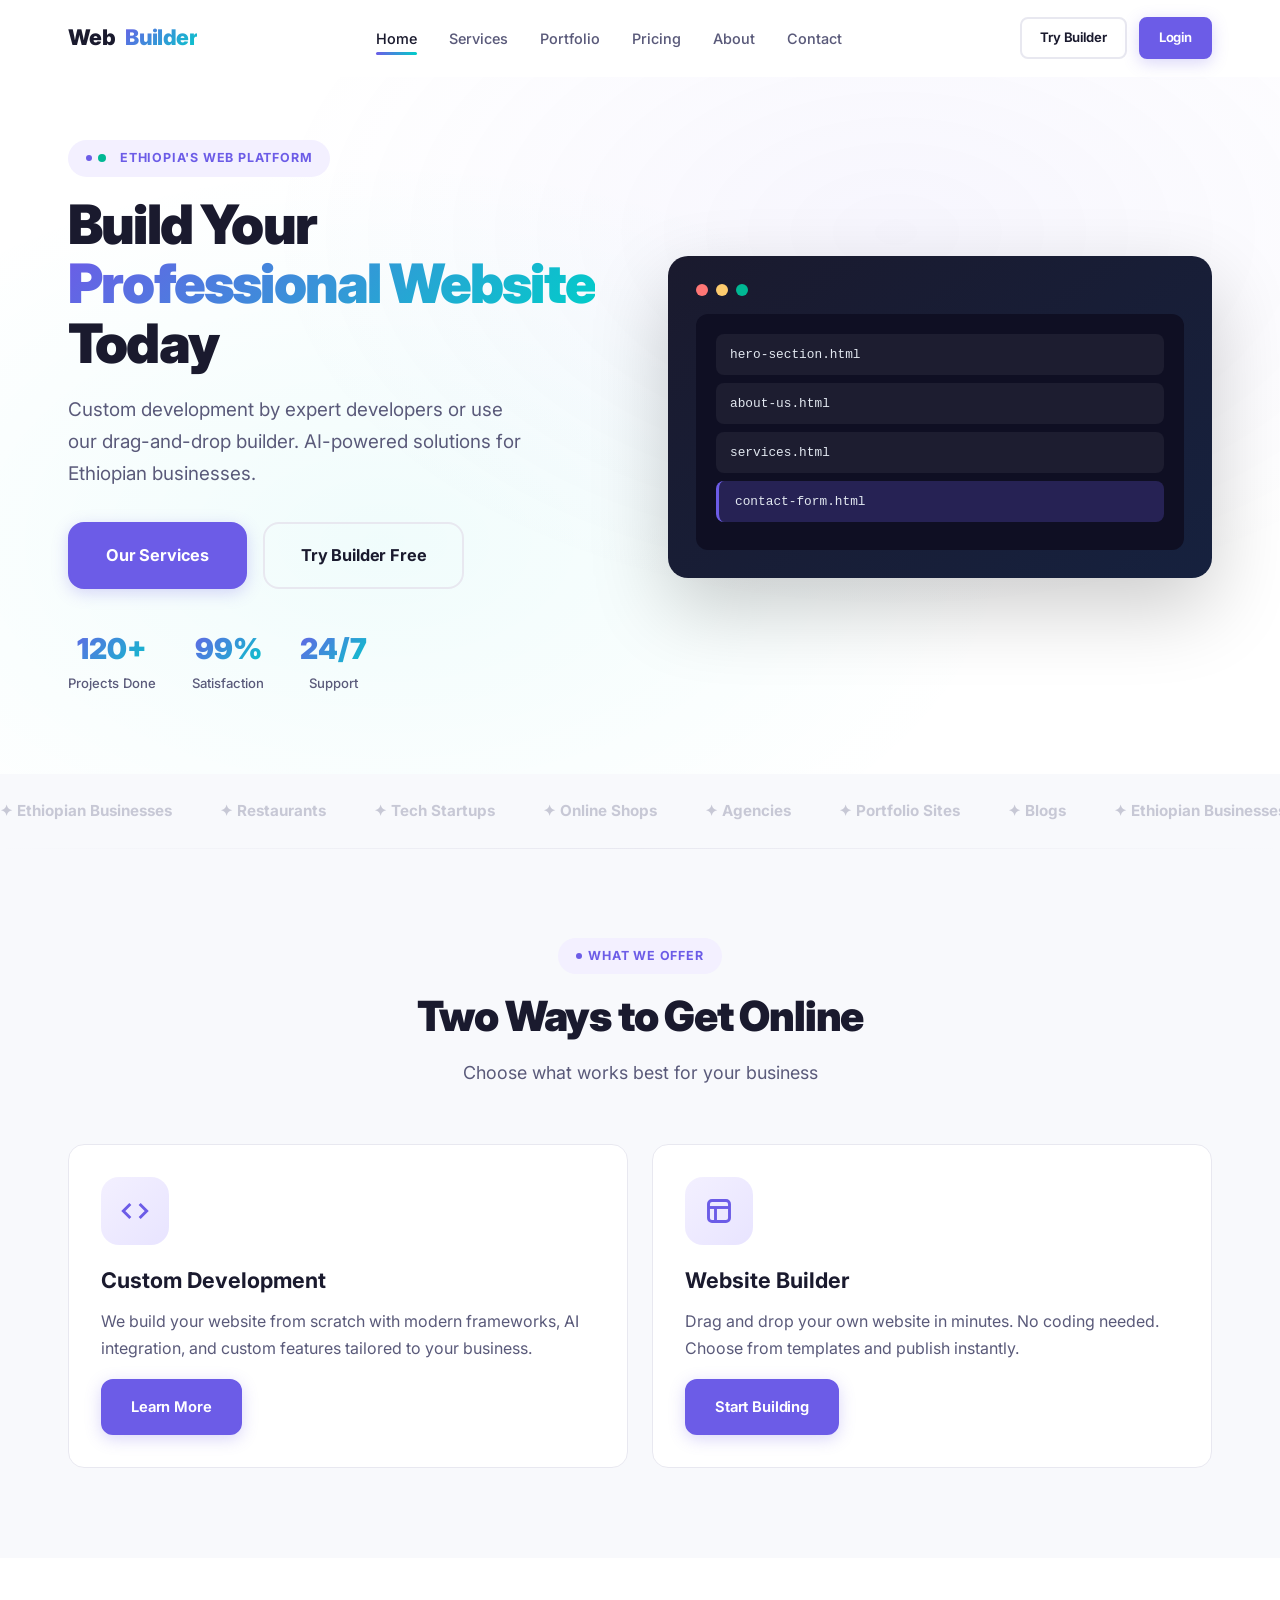
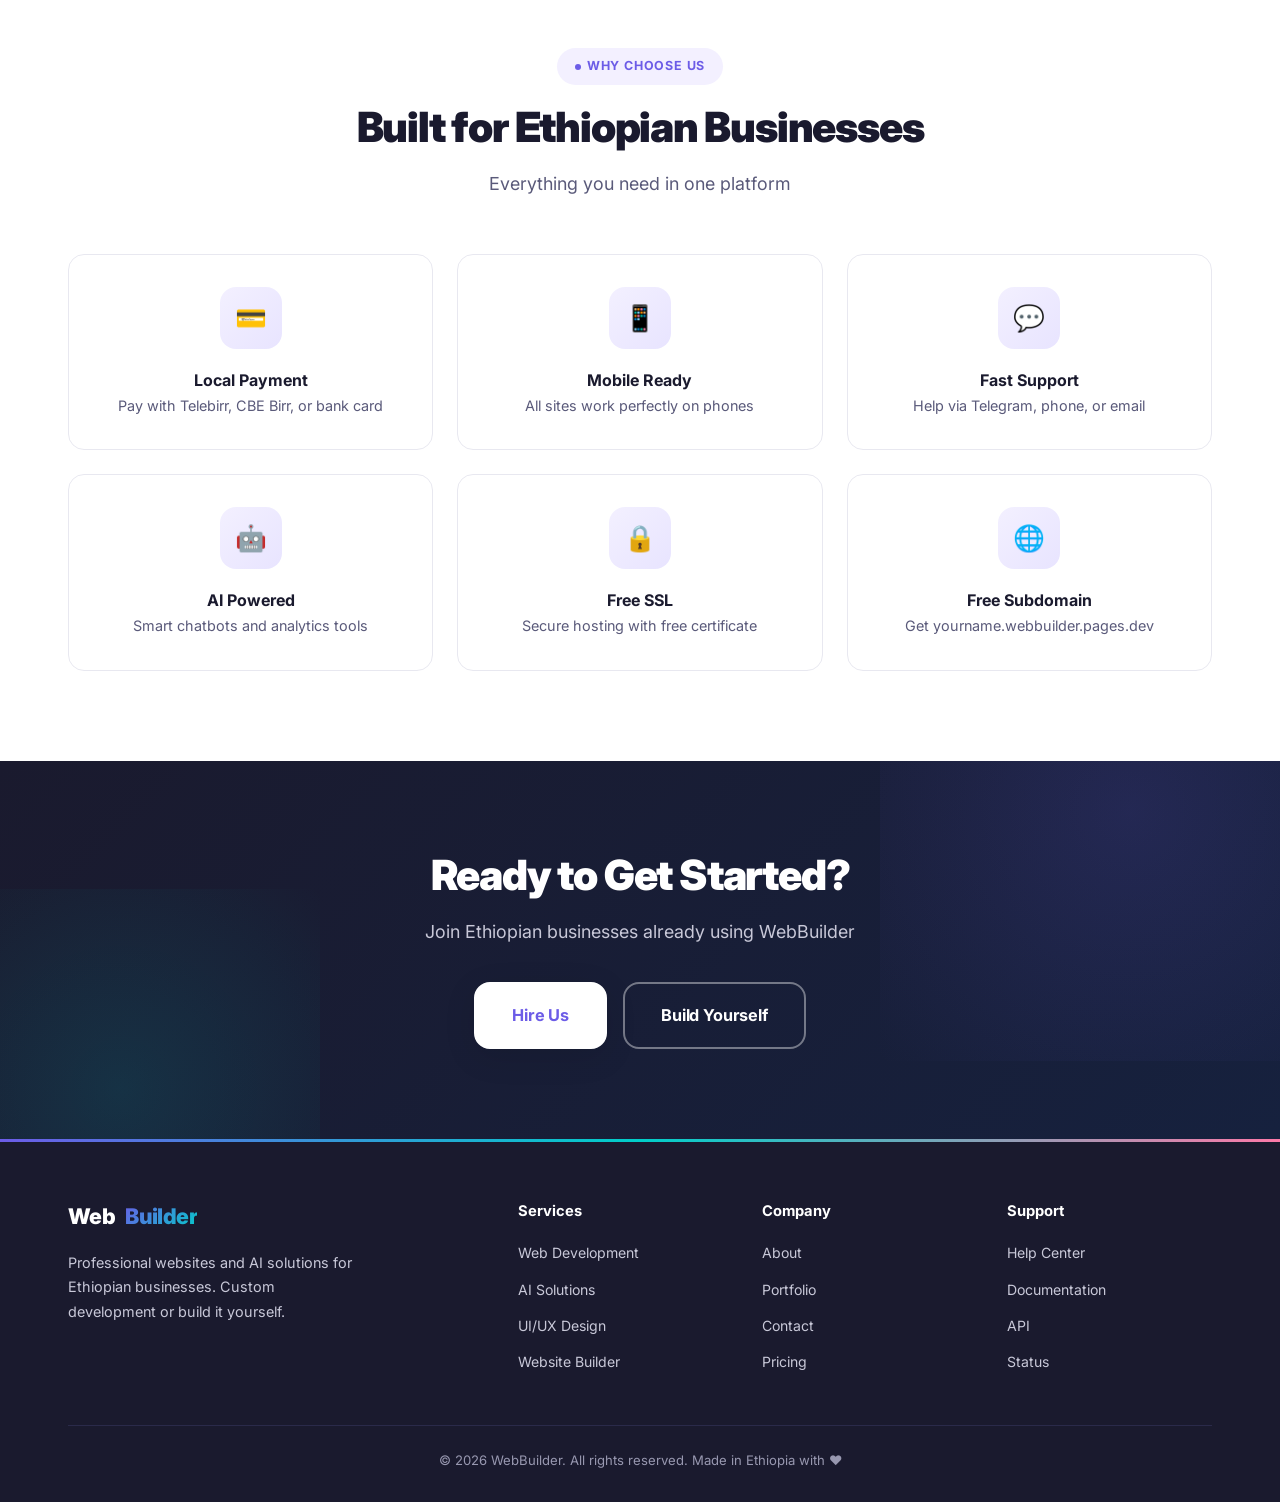
<file: index.html>
<!DOCTYPE html>
<html lang="en">
<head>
    <meta charset="UTF-8">
    <meta name="viewport" content="width=device-width, initial-scale=1.0">
    <title>WebBuilder - Professional Websites & AI Solutions | Ethiopia 2026</title>
    <meta name="description" content="Professional web development, AI solutions, and a drag-and-drop website builder for Ethiopian businesses. Custom development or build it yourself.">
    
    <link rel="preconnect" href="https://fonts.googleapis.com">
    <link rel="preconnect" href="https://fonts.gstatic.com" crossorigin>
    <link href="https://fonts.googleapis.com/css2?family=Inter:wght@400;500;600;700;800;900&display=swap" rel="stylesheet">
    
    <link rel="stylesheet" href="css/style.css">
    
    <style>
        .hero {
            padding: 140px 0 80px;
            display: flex;
            align-items: center;
            min-height: auto;
            background: radial-gradient(ellipse at 70% 30%, rgba(108, 92, 231, 0.06), transparent 50%),
                        radial-gradient(ellipse at 30% 70%, rgba(0, 206, 201, 0.06), transparent 50%);
        }

        .hero-stats {
            display: flex;
            gap: 36px;
            margin-top: 36px;
            flex-wrap: wrap;
        }

        .hero-stat-item {
            text-align: center;
        }

        .hero-stat-number {
            font-size: 1.8rem;
            font-weight: 900;
            color: var(--text);
            background: linear-gradient(135deg, var(--primary), var(--secondary));
            -webkit-background-clip: text;
            -webkit-text-fill-color: transparent;
        }

        .hero-stat-label {
            font-size: 0.82rem;
            color: var(--text-secondary);
            font-weight: 500;
        }

        .hero-mockup {
            background: linear-gradient(145deg, #1A1A2E, #16213E);
            border-radius: 20px;
            padding: 28px;
            box-shadow: 0 30px 80px rgba(0,0,0,0.2);
            animation: float 6s ease-in-out infinite;
        }

        @keyframes float {
            0%, 100% { transform: translateY(0px); }
            50% { transform: translateY(-15px); }
        }

        .hero-mockup-header {
            display: flex;
            gap: 8px;
            margin-bottom: 18px;
        }

        .hero-mockup-dot {
            width: 12px;
            height: 12px;
            border-radius: 50%;
        }

        .hero-mockup-dot.red { background: #FF7675; }
        .hero-mockup-dot.yellow { background: #FDCB6E; }
        .hero-mockup-dot.green { background: #00B894; }

        .hero-mockup-body {
            background: #0F0F23;
            border-radius: 12px;
            padding: 20px;
            color: #e2e8f0;
            font-size: 0.82rem;
        }

        .hero-mockup-line {
            background: rgba(255,255,255,0.06);
            padding: 10px 14px;
            border-radius: 8px;
            margin-bottom: 8px;
            font-family: monospace;
            font-size: 0.8rem;
            transition: all 0.3s;
        }

        .hero-mockup-line.active {
            background: rgba(108, 92, 231, 0.25);
            border-left: 3px solid var(--primary);
            padding-left: 16px;
            animation: pulse 2s infinite;
        }

        @keyframes pulse {
            0%, 100% { opacity: 1; }
            50% { opacity: 0.6; }
        }

        .service-icon {
            width: 68px;
            height: 68px;
            background: linear-gradient(135deg, var(--primary-light), #E8E4FF);
            border-radius: 18px;
            display: flex;
            align-items: center;
            justify-content: center;
            margin-bottom: 18px;
            color: var(--primary);
            font-size: 1.8rem;
            transition: all 0.3s;
        }

        .card:hover .service-icon {
            transform: rotate(-5deg) scale(1.1);
        }

        .feature-icon-box {
            width: 62px;
            height: 62px;
            background: linear-gradient(135deg, var(--primary-light), #E8E4FF);
            border-radius: 16px;
            display: flex;
            align-items: center;
            justify-content: center;
            margin: 0 auto 18px;
            color: var(--primary);
            font-size: 1.6rem;
            transition: all 0.3s;
        }

        .card:hover .feature-icon-box {
            transform: scale(1.15);
            box-shadow: 0 8px 24px rgba(108, 92, 231, 0.2);
        }

        .cta-section {
            background: linear-gradient(135deg, #1A1A2E, #16213E);
            position: relative;
            overflow: hidden;
        }

        .cta-section::before {
            content: '';
            position: absolute;
            width: 500px;
            height: 500px;
            background: radial-gradient(circle, rgba(108, 92, 231, 0.15), transparent);
            top: -200px;
            right: -100px;
            animation: moveGlow 8s ease-in-out infinite;
        }

        .cta-section::after {
            content: '';
            position: absolute;
            width: 400px;
            height: 400px;
            background: radial-gradient(circle, rgba(0, 206, 201, 0.12), transparent);
            bottom: -150px;
            left: -80px;
            animation: moveGlow 10s ease-in-out infinite reverse;
        }

        @keyframes moveGlow {
            0%, 100% { transform: translate(0, 0); }
            33% { transform: translate(30px, -30px); }
            66% { transform: translate(-20px, 20px); }
        }

        .brands-strip {
            padding: 24px 0;
            background: var(--bg-secondary);
            overflow: hidden;
            position: relative;
        }

        .brands-scroll {
            display: flex;
            gap: 48px;
            animation: scrollBrands 25s linear infinite;
            white-space: nowrap;
        }

        @keyframes scrollBrands {
            from { transform: translateX(0); }
            to { transform: translateX(-50%); }
        }

        .brand-item {
            font-weight: 700;
            color: var(--text-muted);
            font-size: 0.95rem;
            opacity: 0.5;
            flex-shrink: 0;
        }

        .glow-dot {
            display: inline-block;
            width: 8px;
            height: 8px;
            background: var(--success);
            border-radius: 50%;
            animation: glowPulse 1.5s infinite;
            margin-right: 8px;
        }

        @keyframes glowPulse {
            0%, 100% { box-shadow: 0 0 0 0 rgba(0, 184, 148, 0.4); }
            50% { box-shadow: 0 0 0 12px rgba(0, 184, 148, 0); }
        }

        .fade-in-up {
            opacity: 0;
            transform: translateY(30px);
            animation: fadeInUp 0.7s ease forwards;
        }

        .fade-in-up:nth-child(1) { animation-delay: 0.1s; }
        .fade-in-up:nth-child(2) { animation-delay: 0.2s; }
        .fade-in-up:nth-child(3) { animation-delay: 0.3s; }
        .fade-in-up:nth-child(4) { animation-delay: 0.4s; }
        .fade-in-up:nth-child(5) { animation-delay: 0.5s; }
        .fade-in-up:nth-child(6) { animation-delay: 0.6s; }

        @keyframes fadeInUp {
            to { opacity: 1; transform: translateY(0); }
        }

        @media (max-width: 768px) {
            .hero-mockup { display: none; }
        }
    </style>
</head>
<body>

    <header class="header">
        <div class="container">
            <nav class="navbar">
                <a href="index.html" class="navbar-brand">Web<span>Builder</span></a>
                
                <ul class="navbar-menu">
                    <li><a href="index.html" class="active">Home</a></li>
                    <li><a href="services.html">Services</a></li>
                    <li><a href="portfolio.html">Portfolio</a></li>
                    <li><a href="pricing.html">Pricing</a></li>
                    <li><a href="about.html">About</a></li>
                    <li><a href="contact.html">Contact</a></li>
                </ul>
                
                <div class="navbar-actions">
                    <a href="builder.html" class="btn btn-outline btn-sm">Try Builder</a>
                    <a href="login.html" class="btn btn-primary btn-sm">Login</a>
                    <button class="navbar-toggle" aria-label="Menu">
                        <span></span><span></span><span></span>
                    </button>
                </div>
            </nav>
        </div>
    </header>

    <section class="hero">
        <div class="container">
            <div class="hero-grid">
                <div class="hero-content fade-in-up">
                    <span class="section-tag"><span class="glow-dot"></span>Ethiopia's Web Platform</span>
                    <h1>Build Your <span class="text-gradient">Professional Website</span> Today</h1>
                    <p>Custom development by expert developers or use our drag-and-drop builder. AI-powered solutions for Ethiopian businesses.</p>
                    <div class="hero-actions">
                        <a href="services.html" class="btn btn-primary btn-lg">Our Services</a>
                        <a href="builder.html" class="btn btn-outline btn-lg">Try Builder Free</a>
                    </div>
                    <div class="hero-stats">
                        <div class="hero-stat-item">
                            <div class="hero-stat-number">120+</div>
                            <div class="hero-stat-label">Projects Done</div>
                        </div>
                        <div class="hero-stat-item">
                            <div class="hero-stat-number">99%</div>
                            <div class="hero-stat-label">Satisfaction</div>
                        </div>
                        <div class="hero-stat-item">
                            <div class="hero-stat-number">24/7</div>
                            <div class="hero-stat-label">Support</div>
                        </div>
                    </div>
                </div>
                <div class="hero-image fade-in-up">
                    <div class="hero-mockup">
                        <div class="hero-mockup-header">
                            <span class="hero-mockup-dot red"></span>
                            <span class="hero-mockup-dot yellow"></span>
                            <span class="hero-mockup-dot green"></span>
                        </div>
                        <div class="hero-mockup-body">
                            <div class="hero-mockup-line">hero-section.html</div>
                            <div class="hero-mockup-line">about-us.html</div>
                            <div class="hero-mockup-line">services.html</div>
                            <div class="hero-mockup-line active">contact-form.html</div>
                        </div>
                    </div>
                </div>
            </div>
        </div>
    </section>

    <section class="brands-strip">
        <div class="brands-scroll">
            <span class="brand-item">✦ Ethiopian Businesses</span>
            <span class="brand-item">✦ Restaurants</span>
            <span class="brand-item">✦ Tech Startups</span>
            <span class="brand-item">✦ Online Shops</span>
            <span class="brand-item">✦ Agencies</span>
            <span class="brand-item">✦ Portfolio Sites</span>
            <span class="brand-item">✦ Blogs</span>
            <span class="brand-item">✦ Ethiopian Businesses</span>
            <span class="brand-item">✦ Restaurants</span>
            <span class="brand-item">✦ Tech Startups</span>
            <span class="brand-item">✦ Online Shops</span>
            <span class="brand-item">✦ Agencies</span>
            <span class="brand-item">✦ Portfolio Sites</span>
            <span class="brand-item">✦ Blogs</span>
        </div>
    </section>

    <section class="section section-bg">
        <div class="container">
            <div class="section-header">
                <span class="section-tag">What We Offer</span>
                <h2 class="section-title">Two Ways to Get Online</h2>
                <p class="section-subtitle">Choose what works best for your business</p>
            </div>
            <div class="grid-2">
                <div class="card fade-in-up">
                    <div class="service-icon">
                        <svg width="28" height="28" viewBox="0 0 24 24" fill="none" stroke="currentColor" stroke-width="2.5">
                            <polyline points="16 18 22 12 16 6"></polyline>
                            <polyline points="8 6 2 12 8 18"></polyline>
                        </svg>
                    </div>
                    <h3 style="font-size:1.35rem;margin-bottom:10px;">Custom Development</h3>
                    <p style="color:var(--text-secondary);margin-bottom:18px;">We build your website from scratch with modern frameworks, AI integration, and custom features tailored to your business.</p>
                    <a href="services.html" class="btn btn-primary">Learn More</a>
                </div>
                <div class="card fade-in-up">
                    <div class="service-icon">
                        <svg width="28" height="28" viewBox="0 0 24 24" fill="none" stroke="currentColor" stroke-width="2.5">
                            <rect x="3" y="3" width="18" height="18" rx="3" ry="3"></rect>
                            <line x1="3" y1="9" x2="21" y2="9"></line>
                            <line x1="9" y1="21" x2="9" y2="9"></line>
                        </svg>
                    </div>
                    <h3 style="font-size:1.35rem;margin-bottom:10px;">Website Builder</h3>
                    <p style="color:var(--text-secondary);margin-bottom:18px;">Drag and drop your own website in minutes. No coding needed. Choose from templates and publish instantly.</p>
                    <a href="builder.html" class="btn btn-primary">Start Building</a>
                </div>
            </div>
        </div>
    </section>

    <section class="section">
        <div class="container">
            <div class="section-header">
                <span class="section-tag">Why Choose Us</span>
                <h2 class="section-title">Built for Ethiopian Businesses</h2>
                <p class="section-subtitle">Everything you need in one platform</p>
            </div>
            <div class="grid-3">
                <div class="card text-center fade-in-up">
                    <div class="feature-icon-box">💳</div>
                    <h4>Local Payment</h4>
                    <p style="color:var(--text-secondary);font-size:0.9rem;">Pay with Telebirr, CBE Birr, or bank card</p>
                </div>
                <div class="card text-center fade-in-up">
                    <div class="feature-icon-box">📱</div>
                    <h4>Mobile Ready</h4>
                    <p style="color:var(--text-secondary);font-size:0.9rem;">All sites work perfectly on phones</p>
                </div>
                <div class="card text-center fade-in-up">
                    <div class="feature-icon-box">💬</div>
                    <h4>Fast Support</h4>
                    <p style="color:var(--text-secondary);font-size:0.9rem;">Help via Telegram, phone, or email</p>
                </div>
                <div class="card text-center fade-in-up">
                    <div class="feature-icon-box">🤖</div>
                    <h4>AI Powered</h4>
                    <p style="color:var(--text-secondary);font-size:0.9rem;">Smart chatbots and analytics tools</p>
                </div>
                <div class="card text-center fade-in-up">
                    <div class="feature-icon-box">🔒</div>
                    <h4>Free SSL</h4>
                    <p style="color:var(--text-secondary);font-size:0.9rem;">Secure hosting with free certificate</p>
                </div>
                <div class="card text-center fade-in-up">
                    <div class="feature-icon-box">🌐</div>
                    <h4>Free Subdomain</h4>
                    <p style="color:var(--text-secondary);font-size:0.9rem;">Get yourname.webbuilder.pages.dev</p>
                </div>
            </div>
        </div>
    </section>

    <section class="section cta-section text-center">
        <div class="container" style="position:relative;z-index:1;">
            <h2 class="section-title" style="color:white;">Ready to Get Started?</h2>
            <p class="section-subtitle" style="color:var(--text-light);margin-bottom:36px;">Join Ethiopian businesses already using WebBuilder</p>
            <div style="display:flex;gap:16px;justify-content:center;flex-wrap:wrap;">
                <a href="services.html" class="btn btn-white btn-lg">Hire Us</a>
                <a href="builder.html" class="btn btn-outline btn-lg" style="border-color:rgba(255,255,255,0.4);color:white;">Build Yourself</a>
            </div>
        </div>
    </section>

    <footer class="footer">
        <div class="container">
            <div class="footer-grid">
                <div class="footer-brand">
                    <a href="index.html" class="navbar-brand" style="color:white;">Web<span>Builder</span></a>
                    <p>Professional websites and AI solutions for Ethiopian businesses. Custom development or build it yourself.</p>
                </div>
                <div class="footer-links">
                    <h4>Services</h4>
                    <ul>
                        <li><a href="services.html">Web Development</a></li>
                        <li><a href="services.html">AI Solutions</a></li>
                        <li><a href="services.html">UI/UX Design</a></li>
                        <li><a href="builder.html">Website Builder</a></li>
                    </ul>
                </div>
                <div class="footer-links">
                    <h4>Company</h4>
                    <ul>
                        <li><a href="about.html">About</a></li>
                        <li><a href="portfolio.html">Portfolio</a></li>
                        <li><a href="contact.html">Contact</a></li>
                        <li><a href="pricing.html">Pricing</a></li>
                    </ul>
                </div>
                <div class="footer-links">
                    <h4>Support</h4>
                    <ul>
                        <li><a href="contact.html">Help Center</a></li>
                        <li><a href="#">Documentation</a></li>
                        <li><a href="#">API</a></li>
                        <li><a href="#">Status</a></li>
                    </ul>
                </div>
            </div>
            <div class="footer-bottom">
                <p>&copy; 2026 WebBuilder. All rights reserved. Made in Ethiopia with ❤️</p>
            </div>
        </div>
    </footer>

    <script src="js/main.js"></script>
</body>
</html>
</file>
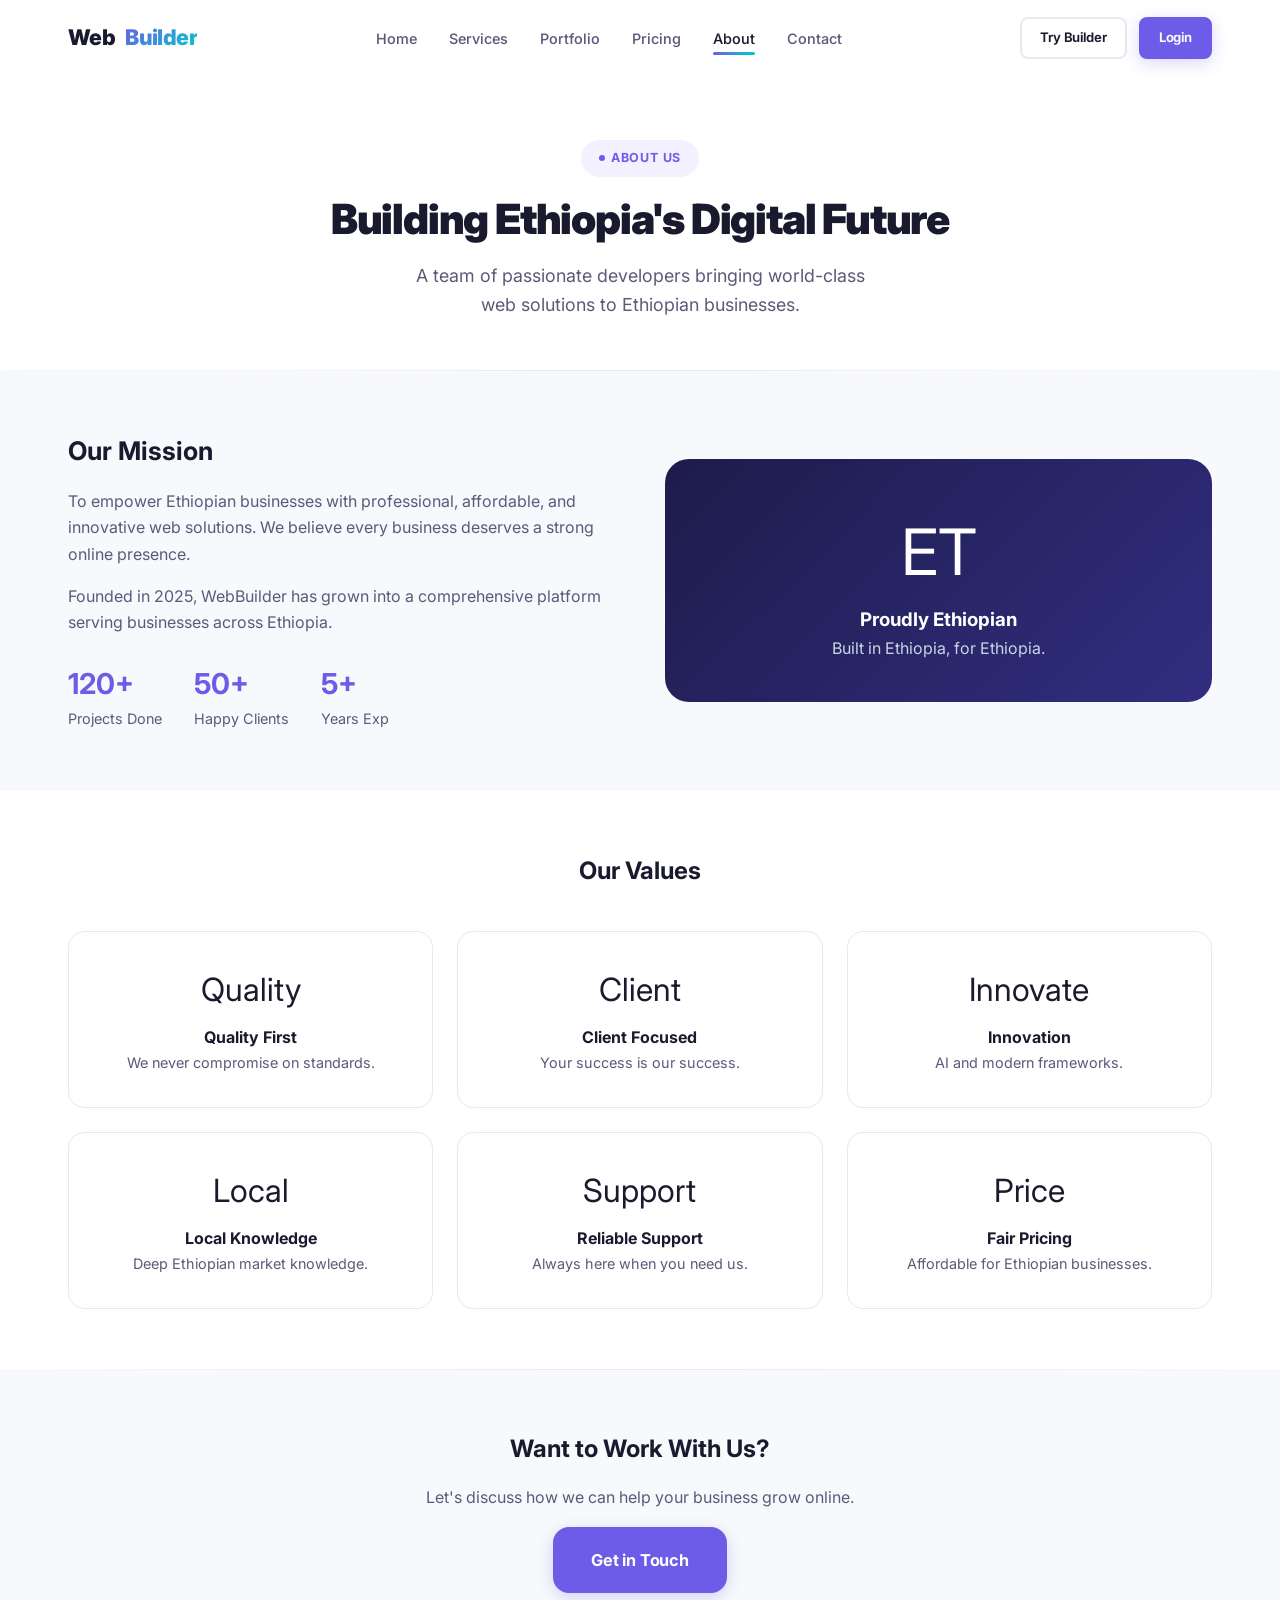
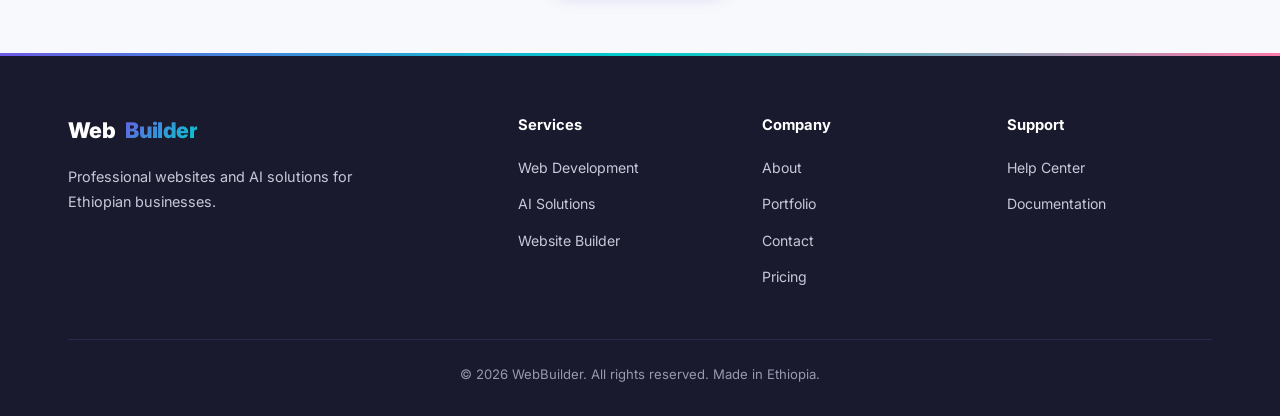
<file: about.html>
<!DOCTYPE html>
<html lang="en">
<head>
    <meta charset="UTF-8">
    <meta name="viewport" content="width=device-width, initial-scale=1.0">
    <title>About - WebBuilder | Ethiopia 2026</title>
    <meta name="description" content="Learn about WebBuilder, our mission, and why we are Ethiopia's trusted web development and AI solutions provider.">
    
    <link rel="preconnect" href="https://fonts.googleapis.com">
    <link rel="preconnect" href="https://fonts.gstatic.com" crossorigin>
    <link href="https://fonts.googleapis.com/css2?family=Inter:wght@400;500;600;700;800;900&display=swap" rel="stylesheet">
    
    <link rel="stylesheet" href="css/style.css">
    
    <style>
        .page-hero { padding: 140px 0 50px; text-align: center; }
    </style>
</head>
<body>

    <header class="header">
        <div class="container">
            <nav class="navbar">
                <a href="index.html" class="navbar-brand">Web<span>Builder</span></a>
                <ul class="navbar-menu">
                    <li><a href="index.html">Home</a></li>
                    <li><a href="services.html">Services</a></li>
                    <li><a href="portfolio.html">Portfolio</a></li>
                    <li><a href="pricing.html">Pricing</a></li>
                    <li><a href="about.html" class="active">About</a></li>
                    <li><a href="contact.html">Contact</a></li>
                </ul>
                <div class="navbar-actions">
                    <a href="builder.html" class="btn btn-outline btn-sm">Try Builder</a>
                    <a href="login.html" class="btn btn-primary btn-sm">Login</a>
                    <button class="navbar-toggle" aria-label="Menu">
                        <span></span><span></span><span></span>
                    </button>
                </div>
            </nav>
        </div>
    </header>

    <section class="page-hero">
        <div class="container">
            <span class="section-tag">About Us</span>
            <h1 class="section-title">Building Ethiopia's Digital Future</h1>
            <p class="section-subtitle">A team of passionate developers bringing world-class web solutions to Ethiopian businesses.</p>
        </div>
    </section>

    <section class="section-sm section-bg">
        <div class="container">
            <div class="grid-2" style="align-items:center;gap:50px;">
                <div>
                    <h3 style="font-size:1.6rem;margin-bottom:16px;">Our Mission</h3>
                    <p style="color:var(--text-secondary);margin-bottom:16px;">To empower Ethiopian businesses with professional, affordable, and innovative web solutions. We believe every business deserves a strong online presence.</p>
                    <p style="color:var(--text-secondary);margin-bottom:16px;">Founded in 2025, WebBuilder has grown into a comprehensive platform serving businesses across Ethiopia.</p>
                    <div style="display:flex;gap:32px;margin-top:24px;">
                        <div><strong style="font-size:1.8rem;color:var(--primary);">120+</strong><p style="color:var(--text-secondary);font-size:0.9rem;">Projects Done</p></div>
                        <div><strong style="font-size:1.8rem;color:var(--primary);">50+</strong><p style="color:var(--text-secondary);font-size:0.9rem;">Happy Clients</p></div>
                        <div><strong style="font-size:1.8rem;color:var(--primary);">5+</strong><p style="color:var(--text-secondary);font-size:0.9rem;">Years Exp</p></div>
                    </div>
                </div>
                <div style="background:linear-gradient(135deg,#1e1b4b,#312e81);border-radius:24px;padding:40px;color:white;text-align:center;">
                    <div style="font-size:4rem;">ET</div>
                    <h3 style="color:white;">Proudly Ethiopian</h3>
                    <p style="color:#cbd5e1;">Built in Ethiopia, for Ethiopia.</p>
                </div>
            </div>
        </div>
    </section>

    <section class="section-sm">
        <div class="container">
            <h2 style="text-align:center;margin-bottom:40px;">Our Values</h2>
            <div class="grid-3">
                <div class="card text-center"><div style="font-size:2rem;">Quality</div><h4 style="margin-top:8px;">Quality First</h4><p style="color:var(--text-secondary);font-size:0.9rem;">We never compromise on standards.</p></div>
                <div class="card text-center"><div style="font-size:2rem;">Client</div><h4 style="margin-top:8px;">Client Focused</h4><p style="color:var(--text-secondary);font-size:0.9rem;">Your success is our success.</p></div>
                <div class="card text-center"><div style="font-size:2rem;">Innovate</div><h4 style="margin-top:8px;">Innovation</h4><p style="color:var(--text-secondary);font-size:0.9rem;">AI and modern frameworks.</p></div>
                <div class="card text-center"><div style="font-size:2rem;">Local</div><h4 style="margin-top:8px;">Local Knowledge</h4><p style="color:var(--text-secondary);font-size:0.9rem;">Deep Ethiopian market knowledge.</p></div>
                <div class="card text-center"><div style="font-size:2rem;">Support</div><h4 style="margin-top:8px;">Reliable Support</h4><p style="color:var(--text-secondary);font-size:0.9rem;">Always here when you need us.</p></div>
                <div class="card text-center"><div style="font-size:2rem;">Price</div><h4 style="margin-top:8px;">Fair Pricing</h4><p style="color:var(--text-secondary);font-size:0.9rem;">Affordable for Ethiopian businesses.</p></div>
            </div>
        </div>
    </section>

    <section class="section-sm section-bg text-center">
        <div class="container">
            <h2>Want to Work With Us?</h2>
            <p style="color:var(--text-secondary);margin:16px 0;">Let's discuss how we can help your business grow online.</p>
            <a href="contact.html" class="btn btn-primary btn-lg">Get in Touch</a>
        </div>
    </section>

    <footer class="footer">
        <div class="container">
            <div class="footer-grid">
                <div class="footer-brand">
                    <a href="index.html" class="navbar-brand" style="color:white;">Web<span>Builder</span></a>
                    <p>Professional websites and AI solutions for Ethiopian businesses.</p>
                </div>
                <div class="footer-links">
                    <h4>Services</h4>
                    <ul>
                        <li><a href="services.html">Web Development</a></li>
                        <li><a href="services.html">AI Solutions</a></li>
                        <li><a href="builder.html">Website Builder</a></li>
                    </ul>
                </div>
                <div class="footer-links">
                    <h4>Company</h4>
                    <ul>
                        <li><a href="about.html">About</a></li>
                        <li><a href="portfolio.html">Portfolio</a></li>
                        <li><a href="contact.html">Contact</a></li>
                        <li><a href="pricing.html">Pricing</a></li>
                    </ul>
                </div>
                <div class="footer-links">
                    <h4>Support</h4>
                    <ul>
                        <li><a href="contact.html">Help Center</a></li>
                        <li><a href="#">Documentation</a></li>
                    </ul>
                </div>
            </div>
            <div class="footer-bottom">
                <p>&copy; 2026 WebBuilder. All rights reserved. Made in Ethiopia.</p>
            </div>
        </div>
    </footer>

    <script src="js/main.js"></script>
</body>
</html>
</file>
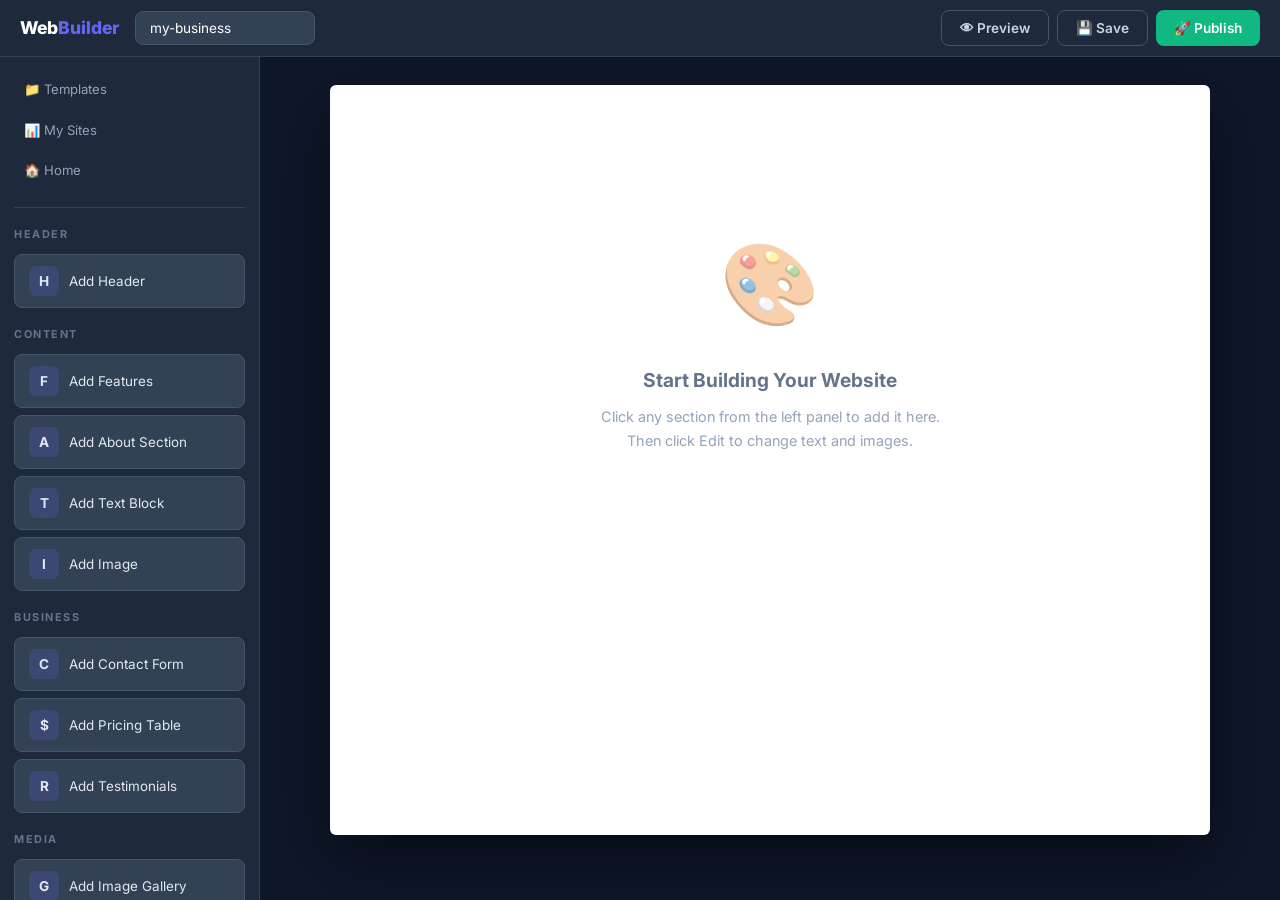
<file: builder.html>
<!DOCTYPE html>
<html lang="en">
<head>
    <meta charset="UTF-8">
    <meta name="viewport" content="width=device-width, initial-scale=1.0">
    <title>Website Builder - WebBuilder | Ethiopia 2026</title>
    <meta name="description" content="Build your professional website in minutes. Click, pick, and publish. No coding needed.">
    
    <link rel="preconnect" href="https://fonts.googleapis.com">
    <link rel="preconnect" href="https://fonts.gstatic.com" crossorigin>
    <link href="https://fonts.googleapis.com/css2?family=Inter:wght@400;500;600;700;800&display=swap" rel="stylesheet">
    
    <link rel="stylesheet" href="css/style.css">
    
    <style>
        * { margin: 0; padding: 0; box-sizing: border-box; }

        body {
            font-family: 'Inter', sans-serif;
            background: #0f172a;
            height: 100vh;
            overflow: hidden;
            display: flex;
            flex-direction: column;
        }

        .builder-topbar {
            background: #1e293b;
            padding: 10px 20px;
            display: flex;
            align-items: center;
            justify-content: space-between;
            border-bottom: 1px solid #334155;
            z-index: 100;
            flex-shrink: 0;
            gap: 12px;
        }

        .builder-topbar-left {
            display: flex;
            align-items: center;
            gap: 16px;
        }

        .builder-logo {
            font-weight: 800;
            color: white;
            font-size: 1.1rem;
            text-decoration: none;
            white-space: nowrap;
        }

        .builder-logo span { color: #6366f1; }

        .site-name-input {
            background: #334155;
            border: 1px solid #475569;
            color: white;
            padding: 8px 14px;
            border-radius: 8px;
            font-size: 0.85rem;
            font-family: inherit;
            width: 180px;
            transition: all 0.2s;
        }

        .site-name-input:focus {
            outline: none;
            border-color: #6366f1;
            box-shadow: 0 0 0 3px rgba(99,102,241,0.15);
        }

        .builder-btn {
            padding: 9px 18px;
            border-radius: 8px;
            font-weight: 600;
            font-size: 0.85rem;
            cursor: pointer;
            border: none;
            transition: all 0.2s;
            display: inline-flex;
            align-items: center;
            gap: 6px;
            font-family: inherit;
            white-space: nowrap;
        }

        .builder-btn-ghost { background: transparent; color: #cbd5e1; border: 1px solid #475569; }
        .builder-btn-ghost:hover { background: #334155; color: white; }
        .builder-btn-primary { background: #6366f1; color: white; }
        .builder-btn-primary:hover { background: #4f46e5; transform: translateY(-1px); box-shadow: 0 4px 12px rgba(99,102,241,0.3); }
        .builder-btn-success { background: #10b981; color: white; }
        .builder-btn-success:hover { background: #059669; transform: translateY(-1px); box-shadow: 0 4px 12px rgba(16,185,129,0.3); }

        .builder-main {
            display: flex;
            flex: 1;
            overflow: hidden;
        }

        .builder-sidebar {
            width: 260px;
            background: #1e293b;
            border-right: 1px solid #334155;
            overflow-y: auto;
            padding: 14px;
            flex-shrink: 0;
        }

        .sidebar-links {
            margin-bottom: 14px;
            padding-bottom: 14px;
            border-bottom: 1px solid #334155;
        }

        .sidebar-links a {
            display: flex;
            align-items: center;
            gap: 8px;
            color: #94a3b8;
            text-decoration: none;
            font-size: 0.82rem;
            padding: 8px 10px;
            border-radius: 6px;
            margin-bottom: 3px;
            transition: all 0.2s;
        }

        .sidebar-links a:hover { color: white; background: #334155; }

        .section-label {
            font-size: 0.68rem;
            text-transform: uppercase;
            letter-spacing: 1.5px;
            color: #64748b;
            margin: 18px 0 10px;
            font-weight: 700;
        }

        .section-label:first-of-type { margin-top: 0; }

        .category-btn {
            width: 100%;
            background: #334155;
            border: 1px solid #475569;
            border-radius: 8px;
            padding: 11px 14px;
            margin-bottom: 7px;
            cursor: pointer;
            color: #e2e8f0;
            font-size: 0.84rem;
            display: flex;
            align-items: center;
            gap: 10px;
            transition: all 0.2s;
            font-family: inherit;
            text-align: left;
        }

        .category-btn:hover { background: #475569; border-color: #6366f1; transform: translateX(2px); }
        .category-btn:active { transform: scale(0.98); }

        .cat-icon {
            width: 30px;
            height: 30px;
            background: rgba(99,102,241,0.2);
            border-radius: 7px;
            display: flex;
            align-items: center;
            justify-content: center;
            font-size: 0.85rem;
            font-weight: 700;
            flex-shrink: 0;
        }

        .builder-canvas-area {
            flex: 1;
            overflow-y: auto;
            overflow-x: hidden;
            background: #0f172a;
            padding: 28px;
            display: flex;
            justify-content: center;
            align-items: flex-start;
        }

        .builder-canvas-wrapper {
            width: 100%;
            max-width: 880px;
            background: white;
            border-radius: 6px;
            box-shadow: 0 25px 70px rgba(0,0,0,0.5);
            flex-shrink: 0;
        }

        .builder-canvas {
            min-height: 750px;
            padding-bottom: 30px;
        }

        .builder-block {
            position: relative;
            border: 2px solid transparent;
            cursor: pointer;
            transition: all 0.2s;
        }

        .builder-block:hover { border-color: rgba(99,102,241,0.35); }

        .builder-block.selected {
            border-color: #6366f1 !important;
            box-shadow: inset 0 0 0 1px rgba(99,102,241,0.2);
        }

        .block-toolbar {
            position: absolute;
            top: -38px;
            right: 4px;
            display: none;
            gap: 5px;
            z-index: 10;
        }

        .builder-block.selected .block-toolbar,
        .builder-block:hover .block-toolbar { display: flex; }

        .block-tool-btn {
            height: 30px;
            border: none;
            border-radius: 6px;
            cursor: pointer;
            font-size: 0.72rem;
            font-weight: 700;
            background: white;
            color: #1e293b;
            box-shadow: 0 3px 10px rgba(0,0,0,0.2);
            transition: all 0.2s;
            display: flex;
            align-items: center;
            justify-content: center;
            padding: 0 10px;
            white-space: nowrap;
        }

        .block-tool-btn svg { width: 14px; height: 14px; }

        .block-tool-btn:hover { transform: translateY(-1px); }
        .block-tool-btn.delete:hover { background: #ef4444; color: white; }
        .block-tool-btn.edit:hover { background: #6366f1; color: white; }
        .block-tool-btn.move:hover { background: #10b981; color: white; }
        .block-tool-btn.duplicate:hover { background: #f59e0b; color: white; }

        .empty-canvas {
            display: flex;
            flex-direction: column;
            align-items: center;
            justify-content: center;
            height: 500px;
            color: #94a3b8;
            text-align: center;
            font-family: 'Inter', sans-serif;
            padding: 40px;
        }

        .empty-canvas .big-icon {
            font-size: 5rem;
            margin-bottom: 16px;
            opacity: 0.5;
        }

        .empty-canvas h3 { color: #64748b; margin-bottom: 8px; font-size: 1.2rem; }
        .empty-canvas p { color: #94a3b8; font-size: 0.9rem; max-width: 350px; }

        /* Picker Modal */
        .picker-overlay {
            display: none;
            position: fixed;
            inset: 0;
            background: rgba(0,0,0,0.75);
            z-index: 999;
            align-items: center;
            justify-content: center;
            padding: 24px;
        }

        .picker-overlay.active { display: flex; }

        .picker-modal {
            background: #1e293b;
            border-radius: 18px;
            width: 100%;
            max-width: 720px;
            max-height: 75vh;
            overflow: hidden;
            box-shadow: 0 30px 80px rgba(0,0,0,0.6);
        }

        .picker-header {
            padding: 18px 24px;
            border-bottom: 1px solid #334155;
            display: flex;
            align-items: center;
            justify-content: space-between;
            color: white;
        }

        .picker-header h3 { font-size: 1.05rem; font-weight: 700; }

        .picker-close {
            background: none;
            border: none;
            color: #94a3b8;
            font-size: 1.4rem;
            cursor: pointer;
            width: 34px;
            height: 34px;
            border-radius: 8px;
            display: flex;
            align-items: center;
            justify-content: center;
            transition: all 0.2s;
        }

        .picker-close:hover { background: #334155; color: white; }

        .picker-body {
            padding: 24px;
            overflow-y: auto;
            max-height: 58vh;
            display: grid;
            grid-template-columns: repeat(2, 1fr);
            gap: 14px;
        }

        .design-card {
            background: #334155;
            border: 2px solid #475569;
            border-radius: 12px;
            padding: 18px;
            cursor: pointer;
            transition: all 0.2s;
            text-align: center;
            color: #e2e8f0;
        }

        .design-card:hover {
            border-color: #6366f1;
            background: #3b3f5c;
            transform: translateY(-3px);
            box-shadow: 0 8px 20px rgba(0,0,0,0.3);
        }

        .design-preview {
            height: 90px;
            background: rgba(99,102,241,0.12);
            border-radius: 8px;
            margin-bottom: 12px;
            display: flex;
            align-items: center;
            justify-content: center;
            font-size: 2.2rem;
        }

        .design-card h4 { font-size: 0.9rem; margin-bottom: 6px; font-weight: 700; }
        .design-card p { font-size: 0.75rem; color: #94a3b8; line-height: 1.4; }

        /* Image Upload Modal */
        .image-upload-content {
            padding: 28px;
            text-align: center;
            color: #e2e8f0;
        }

        .image-upload-content h4 {
            margin-bottom: 20px;
            font-size: 1rem;
        }

        .upload-option {
            background: #334155;
            border: 2px dashed #475569;
            border-radius: 14px;
            padding: 28px;
            cursor: pointer;
            margin-bottom: 14px;
            transition: all 0.2s;
        }

        .upload-option:hover {
            border-color: #6366f1;
            background: #3b3f5c;
        }

        .upload-option .icon { font-size: 2.5rem; margin-bottom: 10px; }
        .upload-option p { color: #94a3b8; font-size: 0.85rem; }

        .url-input-row {
            display: flex;
            gap: 8px;
            margin-top: 14px;
        }

        .url-input-row input {
            flex: 1;
            padding: 12px;
            background: #334155;
            border: 1px solid #475569;
            border-radius: 8px;
            color: white;
            font-family: inherit;
            font-size: 0.85rem;
        }

        .url-input-row input:focus {
            outline: none;
            border-color: #6366f1;
        }

        .url-input-row input::placeholder { color: #64748b; }

        .builder-toast {
            position: fixed;
            bottom: 28px;
            right: 28px;
            background: #10b981;
            color: white;
            padding: 14px 22px;
            border-radius: 12px;
            font-weight: 600;
            font-size: 0.88rem;
            z-index: 9999;
            display: none;
            animation: slideIn 0.3s ease;
            font-family: 'Inter', sans-serif;
            box-shadow: 0 10px 30px rgba(16,185,129,0.4);
        }

        .builder-toast.show { display: block; }

        @keyframes slideIn {
            from { transform: translateY(20px); opacity: 0; }
            to { transform: translateY(0); opacity: 1; }
        }

        @media (max-width: 768px) {
            .builder-sidebar { width: 220px; }
            .picker-body { grid-template-columns: 1fr; }
            .site-name-input { width: 120px; }
        }

        @media (max-width: 500px) {
            .builder-sidebar { display: none; }
            .builder-canvas-area { padding: 16px; }
        }
    </style>
</head>
<body>

    <div class="builder-topbar">
        <div class="builder-topbar-left">
            <a href="/web/index.html" class="builder-logo">Web<span>Builder</span></a>
            <input type="text" class="site-name-input" id="site-name" value="my-business" placeholder="Site name">
        </div>
        <div style="display:flex; gap:8px;">
            <button class="builder-btn builder-btn-ghost" onclick="Builder.preview()">👁 Preview</button>
            <button class="builder-btn builder-btn-ghost" onclick="Builder.save()">💾 Save</button>
            <button class="builder-btn builder-btn-success" onclick="Builder.publish()">🚀 Publish</button>
        </div>
    </div>

    <div class="builder-main">

        <div class="builder-sidebar">
            <div class="sidebar-links">
                <a href="/web/templates.html">📁 Templates</a>
                <a href="/web/dashboard.html">📊 My Sites</a>
                <a href="/web/index.html">🏠 Home</a>
            </div>

            <div class="section-label">Header</div>
            <button class="category-btn" onclick="Builder.openPicker('header')">
                <div class="cat-icon">H</div> Add Header
            </button>

            <div class="section-label">Content</div>
            <button class="category-btn" onclick="Builder.openPicker('features')">
                <div class="cat-icon">F</div> Add Features
            </button>
            <button class="category-btn" onclick="Builder.openPicker('about')">
                <div class="cat-icon">A</div> Add About Section
            </button>
            <button class="category-btn" onclick="Builder.openPicker('text')">
                <div class="cat-icon">T</div> Add Text Block
            </button>
            <button class="category-btn" onclick="Builder.openPicker('image')">
                <div class="cat-icon">I</div> Add Image
            </button>

            <div class="section-label">Business</div>
            <button class="category-btn" onclick="Builder.openPicker('contact')">
                <div class="cat-icon">C</div> Add Contact Form
            </button>
            <button class="category-btn" onclick="Builder.openPicker('pricing')">
                <div class="cat-icon">$</div> Add Pricing Table
            </button>
            <button class="category-btn" onclick="Builder.openPicker('testimonials')">
                <div class="cat-icon">R</div> Add Testimonials
            </button>

            <div class="section-label">Media</div>
            <button class="category-btn" onclick="Builder.openPicker('gallery')">
                <div class="cat-icon">G</div> Add Image Gallery
            </button>
            <button class="category-btn" onclick="Builder.openPicker('youtube')">
                <div class="cat-icon">Y</div> Add YouTube Video
            </button>
            <button class="category-btn" onclick="Builder.openPicker('social')">
                <div class="cat-icon">S</div> Add Social Links
            </button>
        </div>

        <div class="builder-canvas-area">
            <div class="builder-canvas-wrapper">
                <div class="builder-canvas" id="builder-canvas">
                    <div class="empty-canvas" id="empty-state">
                        <div class="big-icon">🎨</div>
                        <h3>Start Building Your Website</h3>
                        <p>Click any section from the left panel to add it here. Then click Edit to change text and images.</p>
                    </div>
                </div>
            </div>
        </div>

    </div>

    <!-- Design Picker Modal -->
    <div class="picker-overlay" id="picker-overlay">
        <div class="picker-modal">
            <div class="picker-header">
                <h3 id="picker-title">Choose a Design</h3>
                <button class="picker-close" onclick="Builder.closePicker()">&times;</button>
            </div>
            <div class="picker-body" id="picker-body"></div>
        </div>
    </div>

    <!-- Image Upload Modal -->
    <div class="picker-overlay" id="image-upload-overlay">
        <div class="picker-modal" style="max-width:480px;">
            <div class="picker-header">
                <h3>📸 Add Image</h3>
                <button class="picker-close" onclick="Builder.closeImageUpload()">&times;</button>
            </div>
            <div class="image-upload-content">
                <div class="upload-option" onclick="document.getElementById('image-file-input').click()">
                    <div class="icon">📁</div>
                    <p><strong>Upload from Device</strong></p>
                    <p style="font-size:0.78rem;">JPG, PNG, WebP up to 5MB</p>
                </div>
                <input type="file" id="image-file-input" accept="image/*" hidden onchange="Builder.handleImageUpload(this.files)">
                
                <div class="upload-option" onclick="Builder.openFreeStore()">
                    <div class="icon">🎁</div>
                    <p><strong>Free Image Store</strong></p>
                    <p style="font-size:0.78rem;">Browse 500+ free images</p>
                </div>
                
                <div style="color:#94a3b8;margin:8px 0;">or paste a URL</div>
                <div class="url-input-row">
                    <input type="text" id="image-url-input" placeholder="https://example.com/image.jpg">
                    <button class="builder-btn builder-btn-primary" onclick="Builder.insertImageFromUrl()">Add</button>
                </div>
            </div>
        </div>
    </div>

    <div class="builder-toast" id="builder-toast"></div>

    <script>
        const Builder = {
            selectedBlock: null,
            canvas: null,
            emptyState: null,
            siteNameInput: null,
            pendingImageTarget: null,

            init() {
                this.canvas = document.getElementById('builder-canvas');
                this.emptyState = document.getElementById('empty-state');
                this.siteNameInput = document.getElementById('site-name');
                
                const templateData = JSON.parse(localStorage.getItem('wb_selected_template'));
                if (templateData && templateData.blocks && templateData.blocks.length > 0) {
                    if (this.emptyState) this.emptyState.style.display = 'none';
                    templateData.blocks.forEach(blockType => {
                        const design = this.getDesignByType(blockType);
                        if (design) this.addBlock(design.html, design.type);
                    });
                    if (this.siteNameInput && templateData.name) {
                        this.siteNameInput.value = templateData.name.replace(/\s+/g, '-').toLowerCase();
                    }
                    localStorage.removeItem('wb_selected_template');
                    this.showToast('Template loaded. Customize it your way.');
                } else {
                    this.loadSite();
                }
                this.setupCanvasClick();
                this.setupPickerClose();
                this.setupImageUploadClose();
            },

            getDesignByType(type) {
                const designs = this.getAllDesigns();
                for (const category of Object.values(designs)) {
                    for (const design of category) {
                        if (design.type === type) return design;
                    }
                }
                return null;
            },

            getAllDesigns() {
                return {
                    header: [
                        { type: 'hero', name: 'Simple Hero', desc: 'Heading, text, and button', icon: 'H1', html: `<div style="text-align:center;padding:60px 20px;background:#f8fafc;font-family:'Inter',sans-serif;"><h1 style="font-size:2rem;font-weight:800;color:#1e293b;margin-bottom:12px;">Welcome to My Business</h1><p style="font-size:1.1rem;color:#64748b;margin-bottom:20px;">We provide the best services for our customers.</p><a href="#" style="display:inline-block;padding:14px 30px;background:#6366f1;color:white;border-radius:8px;font-weight:600;text-decoration:none;">Get Started</a></div>` },
                        { type: 'hero', name: 'Hero with Image', desc: 'Text on left, image on right', icon: 'H2', html: `<div style="display:grid;grid-template-columns:1fr 1fr;gap:30px;padding:50px 20px;align-items:center;font-family:'Inter',sans-serif;"><div><h1 style="font-size:2rem;font-weight:800;color:#1e293b;margin-bottom:12px;">Grow Your Business</h1><p style="font-size:1rem;color:#64748b;margin-bottom:16px;">Professional solutions for Ethiopian businesses.</p><a href="#" style="display:inline-block;padding:12px 28px;background:#6366f1;color:white;border-radius:8px;font-weight:600;text-decoration:none;">Learn More</a></div><div style="background:#e2e8f0;border-radius:12px;height:200px;display:flex;align-items:center;justify-content:center;color:#94a3b8;cursor:pointer;" onclick="Builder.openImageUpload(this)">📸 Click to add image</div></div>` },
                        { type: 'hero', name: 'Centered CTA', desc: 'Full width call to action', icon: 'H3', html: `<div style="text-align:center;padding:70px 20px;background:linear-gradient(135deg,#6366f1,#8b5cf6);color:white;font-family:'Inter',sans-serif;"><h1 style="font-size:2.2rem;font-weight:800;margin-bottom:12px;">Ready to Start?</h1><p style="font-size:1rem;margin-bottom:20px;opacity:0.9;">Join hundreds of Ethiopian businesses online.</p><a href="#" style="display:inline-block;padding:14px 30px;background:white;color:#6366f1;border-radius:8px;font-weight:600;text-decoration:none;">Get Started Free</a></div>` }
                    ],
                    features: [
                        { type: 'features', name: '3 Column Features', desc: 'Three feature cards in a row', icon: 'F1', html: `<div style="padding:40px 20px;display:grid;grid-template-columns:repeat(3,1fr);gap:16px;font-family:'Inter',sans-serif;"><div style="text-align:center;padding:20px;background:#f8fafc;border-radius:10px;"><div style="font-size:2rem;margin-bottom:8px;">🚀</div><h4>Fast</h4><p style="color:#64748b;font-size:0.85rem;">Quick delivery</p></div><div style="text-align:center;padding:20px;background:#f8fafc;border-radius:10px;"><div style="font-size:2rem;margin-bottom:8px;">💎</div><h4>Quality</h4><p style="color:#64748b;font-size:0.85rem;">Best service</p></div><div style="text-align:center;padding:20px;background:#f8fafc;border-radius:10px;"><div style="font-size:2rem;margin-bottom:8px;">🤝</div><h4>Support</h4><p style="color:#64748b;font-size:0.85rem;">24/7 help</p></div></div>` },
                        { type: 'features', name: '2 Column Features', desc: 'Two wider feature cards', icon: 'F2', html: `<div style="padding:40px 20px;display:grid;grid-template-columns:repeat(2,1fr);gap:16px;font-family:'Inter',sans-serif;"><div style="padding:24px;background:#f8fafc;border-radius:10px;display:flex;gap:16px;align-items:center;"><div style="font-size:2rem;">🚀</div><div><h4>Fast Service</h4><p style="color:#64748b;font-size:0.85rem;">Get your website delivered quickly.</p></div></div><div style="padding:24px;background:#f8fafc;border-radius:10px;display:flex;gap:16px;align-items:center;"><div style="font-size:2rem;">💎</div><div><h4>Premium Quality</h4><p style="color:#64748b;font-size:0.85rem;">Professional design that stands out.</p></div></div></div>` }
                    ],
                    about: [
                        { type: 'about', name: 'About with Image', desc: 'Text and image side by side', icon: 'A1', html: `<div style="padding:40px 20px;display:grid;grid-template-columns:1fr 1fr;gap:30px;align-items:center;font-family:'Inter',sans-serif;"><div><h2 style="font-size:1.8rem;font-weight:700;margin-bottom:12px;">About Us</h2><p style="color:#64748b;line-height:1.7;">We are dedicated to providing the best services to our Ethiopian customers.</p></div><div style="background:#e2e8f0;border-radius:12px;height:250px;display:flex;align-items:center;justify-content:center;color:#94a3b8;cursor:pointer;" onclick="Builder.openImageUpload(this)">📸 Click to add image</div></div>` },
                        { type: 'about', name: 'Simple About', desc: 'Text only about section', icon: 'A2', html: `<div style="padding:40px 20px;text-align:center;max-width:600px;margin:0 auto;font-family:'Inter',sans-serif;"><h2 style="font-size:1.8rem;font-weight:700;margin-bottom:12px;">About Us</h2><p style="color:#64748b;line-height:1.7;">We are dedicated to providing the best services to our Ethiopian customers. Our team works hard to deliver quality results every single day.</p></div>` }
                    ],
                    text: [
                        { type: 'text', name: 'Text Block', desc: 'Simple paragraph text', icon: 'T1', html: `<div style="padding:15px 20px;font-family:'Inter',sans-serif;"><p style="color:#64748b;line-height:1.7;">Edit this text to describe your business, services, or anything you want to share with your customers. Click the Edit button above to change this text.</p></div>` },
                        { type: 'text', name: 'Heading + Text', desc: 'Title with paragraph', icon: 'T2', html: `<div style="padding:20px;font-family:'Inter',sans-serif;"><h2 style="font-size:1.8rem;font-weight:700;color:#1e293b;margin-bottom:10px;">Section Heading</h2><p style="color:#64748b;line-height:1.7;">Edit this text to describe your business. Click Edit to change the heading and this paragraph.</p></div>` },
                        { type: 'text', name: 'Two Text Columns', desc: 'Text split into two columns', icon: 'T3', html: `<div style="padding:20px;display:grid;grid-template-columns:1fr 1fr;gap:20px;font-family:'Inter',sans-serif;"><div><p style="color:#64748b;line-height:1.7;">First column text. Edit this to share your story or describe your services.</p></div><div><p style="color:#64748b;line-height:1.7;">Second column text. Use this space to highlight additional information.</p></div></div>` }
                    ],
                    image: [
                        { type: 'single-image', name: 'Full Width Image', desc: 'One large image across the page', icon: 'I1', html: `<div style="padding:20px;text-align:center;font-family:'Inter',sans-serif;"><div style="background:#f1f5f9;border:2px dashed #cbd5e1;border-radius:12px;padding:50px;cursor:pointer;" onclick="Builder.openImageUpload(this)"><div style="font-size:3rem;">🖼️</div><p style="color:#64748b;">Click to add image</p></div></div>` },
                        { type: 'single-image', name: 'Image with Caption', desc: 'Image with text below', icon: 'I2', html: `<div style="padding:20px;text-align:center;font-family:'Inter',sans-serif;"><div style="background:#f1f5f9;border:2px dashed #cbd5e1;border-radius:12px;padding:50px;cursor:pointer;margin-bottom:10px;" onclick="Builder.openImageUpload(this)"><div style="font-size:3rem;">🖼️</div><p style="color:#64748b;">Click to add image</p></div><p style="color:#64748b;font-size:0.9rem;">Image caption goes here</p></div>` }
                    ],
                    contact: [
                        { type: 'contact', name: 'Simple Form', desc: 'Name, email, message fields', icon: 'C1', html: `<div style="padding:40px 20px;max-width:450px;margin:0 auto;font-family:'Inter',sans-serif;"><h2 style="text-align:center;margin-bottom:20px;">Contact Us</h2><form onsubmit="event.preventDefault();alert('Message sent!');" style="display:flex;flex-direction:column;gap:10px;"><input placeholder="Name" style="padding:10px;border:1px solid #e2e8f0;border-radius:6px;"><input placeholder="Email" style="padding:10px;border:1px solid #e2e8f0;border-radius:6px;"><textarea placeholder="Message" rows="3" style="padding:10px;border:1px solid #e2e8f0;border-radius:6px;"></textarea><button type="submit" style="padding:12px;background:#6366f1;color:white;border:none;border-radius:6px;cursor:pointer;">Send</button></form></div>` },
                        { type: 'contact', name: 'Contact with Info', desc: 'Form with phone and email', icon: 'C2', html: `<div style="padding:40px 20px;display:grid;grid-template-columns:1fr 1fr;gap:30px;font-family:'Inter',sans-serif;"><div><h2 style="margin-bottom:16px;">Get in Touch</h2><p style="color:#64748b;margin-bottom:12px;">📞 +251 911 573 334</p><p style="color:#64748b;">📧 agoodperception@gmail.com</p></div><form onsubmit="event.preventDefault();alert('Message sent!');" style="display:flex;flex-direction:column;gap:10px;"><input placeholder="Name" style="padding:10px;border:1px solid #e2e8f0;border-radius:6px;"><input placeholder="Email" style="padding:10px;border:1px solid #e2e8f0;border-radius:6px;"><textarea placeholder="Message" rows="3" style="padding:10px;border:1px solid #e2e8f0;border-radius:6px;"></textarea><button type="submit" style="padding:12px;background:#6366f1;color:white;border:none;border-radius:6px;cursor:pointer;">Send</button></form></div>` }
                    ],
                    pricing: [
                        { type: 'pricing', name: '3 Plans', desc: 'Basic, Pro, Enterprise', icon: 'P1', html: `<div style="padding:30px 20px;font-family:'Inter',sans-serif;"><h2 style="text-align:center;margin-bottom:20px;">Our Pricing</h2><div style="display:grid;grid-template-columns:repeat(3,1fr);gap:16px;max-width:700px;margin:0 auto;"><div style="text-align:center;padding:20px;border:1px solid #e2e8f0;border-radius:10px;"><h4>Basic</h4><p style="font-size:1.5rem;font-weight:700;color:#6366f1;">Br 500</p></div><div style="text-align:center;padding:20px;border:2px solid #6366f1;border-radius:10px;background:#eef2ff;"><h4>Pro</h4><p style="font-size:1.5rem;font-weight:700;color:#6366f1;">Br 1,500</p></div><div style="text-align:center;padding:20px;border:1px solid #e2e8f0;border-radius:10px;"><h4>Enterprise</h4><p style="font-size:1.5rem;font-weight:700;color:#6366f1;">Custom</p></div></div></div>` }
                    ],
                    testimonials: [
                        { type: 'testimonials', name: '3 Reviews', desc: 'Three customer testimonials', icon: 'R1', html: `<div style="padding:30px 20px;background:#f8fafc;font-family:'Inter',sans-serif;"><h2 style="text-align:center;margin-bottom:20px;">Testimonials</h2><div style="display:grid;grid-template-columns:repeat(3,1fr);gap:16px;"><div style="background:white;padding:16px;border-radius:10px;"><p style="color:#64748b;font-size:0.85rem;">"Amazing service!"</p><strong>Abebe K.</strong></div><div style="background:white;padding:16px;border-radius:10px;"><p style="color:#64748b;font-size:0.85rem;">"Best in Ethiopia!"</p><strong>Tigist M.</strong></div><div style="background:white;padding:16px;border-radius:10px;"><p style="color:#64748b;font-size:0.85rem;">"Professional work."</p><strong>Dawit G.</strong></div></div></div>` }
                    ],
                    gallery: [
                        { type: 'gallery', name: '3 Column Gallery', desc: 'Three images per row', icon: 'G1', html: `<div style="padding:20px;font-family:'Inter',sans-serif;"><h2 style="text-align:center;margin-bottom:16px;">Gallery</h2><div style="display:grid;grid-template-columns:repeat(3,1fr);gap:12px;"><div style="aspect-ratio:1;background:#d4c5b9;border-radius:8px;display:flex;align-items:center;justify-content:center;font-size:2rem;cursor:pointer;" onclick="Builder.openImageUpload(this)">📸</div><div style="aspect-ratio:1;background:#b8c5b0;border-radius:8px;display:flex;align-items:center;justify-content:center;font-size:2rem;cursor:pointer;" onclick="Builder.openImageUpload(this)">📸</div><div style="aspect-ratio:1;background:#c4b5c4;border-radius:8px;display:flex;align-items:center;justify-content:center;font-size:2rem;cursor:pointer;" onclick="Builder.openImageUpload(this)">📸</div></div></div>` }
                    ],
                    youtube: [
                        { type: 'youtube', name: 'Video Embed', desc: 'Responsive YouTube video', icon: 'Y1', html: `<div style="padding:20px;max-width:700px;margin:0 auto;font-family:'Inter',sans-serif;"><h2 style="text-align:center;margin-bottom:16px;">Watch Our Video</h2><div style="position:relative;padding-bottom:56.25%;height:0;overflow:hidden;border-radius:12px;"><iframe src="https://www.youtube.com/embed/dQw4w9WgXcQ" style="position:absolute;top:0;left:0;width:100%;height:100%;border:none;" allowfullscreen></iframe></div></div>` }
                    ],
                    social: [
                        { type: 'social', name: 'Social Links', desc: 'Facebook, Instagram, Telegram', icon: 'S1', html: `<div style="padding:20px;text-align:center;font-family:'Inter',sans-serif;"><h2 style="text-align:center;margin-bottom:16px;">Follow Us</h2><div style="display:flex;justify-content:center;gap:16px;flex-wrap:wrap;"><a href="https://facebook.com" target="_blank" style="width:48px;height:48px;background:#1877F2;color:white;border-radius:50%;display:flex;align-items:center;justify-content:center;text-decoration:none;font-weight:700;font-size:0.8rem;">FB</a><a href="https://instagram.com" target="_blank" style="width:48px;height:48px;background:#E4405F;color:white;border-radius:50%;display:flex;align-items:center;justify-content:center;text-decoration:none;font-weight:700;font-size:0.8rem;">IG</a><a href="https://t.me" target="_blank" style="width:48px;height:48px;background:#26A5E4;color:white;border-radius:50%;display:flex;align-items:center;justify-content:center;text-decoration:none;font-weight:700;font-size:0.8rem;">TG</a></div></div>` }
                    ]
                };
            },

            openPicker(category) {
                const designs = this.getAllDesigns()[category] || [];
                const title = document.getElementById('picker-title');
                const body = document.getElementById('picker-body');
                
                const categoryNames = {
                    header: 'Header Designs', features: 'Features Designs', about: 'About Section Designs',
                    text: 'Text Block Designs', image: 'Image Designs', contact: 'Contact Form Designs',
                    pricing: 'Pricing Table Designs', testimonials: 'Testimonial Designs',
                    gallery: 'Gallery Designs', youtube: 'YouTube Video', social: 'Social Links Designs'
                };
                
                title.textContent = categoryNames[category] || 'Choose a Design';
                
                body.innerHTML = designs.map(d => `
                    <div class="design-card" onclick="Builder.selectDesign('${d.type}', '${category}')">
                        <div class="design-preview">${d.icon}</div>
                        <h4>${d.name}</h4>
                        <p>${d.desc}</p>
                    </div>
                `).join('');
                
                document.getElementById('picker-overlay').classList.add('active');
            },

            closePicker() {
                document.getElementById('picker-overlay').classList.remove('active');
            },

            setupPickerClose() {
                document.getElementById('picker-overlay').addEventListener('click', function(e) {
                    if (e.target === this) Builder.closePicker();
                });
            },

            selectDesign(type, category) {
                const designs = this.getAllDesigns()[category] || [];
                const design = designs.find(d => d.type === type);
                if (design) this.addBlock(design.html, type);
                this.closePicker();
            },

            openImageUpload(target) {
                this.pendingImageTarget = target;
                document.getElementById('image-upload-overlay').classList.add('active');
            },

            closeImageUpload() {
                document.getElementById('image-upload-overlay').classList.remove('active');
                this.pendingImageTarget = null;
                document.getElementById('image-file-input').value = '';
                document.getElementById('image-url-input').value = '';
            },

            setupImageUploadClose() {
                document.getElementById('image-upload-overlay').addEventListener('click', function(e) {
                    if (e.target === this) Builder.closeImageUpload();
                });
            },

            handleImageUpload(files) {
                if (!files || files.length === 0) return;
                const file = files[0];
                if (file.size > 5 * 1024 * 1024) { this.showToast('Image too large. Max 5MB.'); return; }
                const reader = new FileReader();
                reader.onload = (e) => this.insertImageToTarget(e.target.result);
                reader.readAsDataURL(file);
            },

            insertImageFromUrl() {
                const url = document.getElementById('image-url-input').value.trim();
                if (!url) { this.showToast('Please enter an image URL.'); return; }
                this.insertImageToTarget(url);
            },

            openFreeStore() {
                this.closeImageUpload();
                window.open('/web/image-picker.html', 'ImagePicker', 'width=800,height=600');
            },

            insertImageToTarget(imageUrl) {
                if (this.pendingImageTarget) {
                    this.pendingImageTarget.innerHTML = `<img src="${imageUrl}" style="width:100%;height:100%;object-fit:cover;border-radius:8px;" alt="Image">`;
                    this.showToast('Image added.');
                }
                this.closeImageUpload();
            },

            addBlock(html, type) {
                if (this.emptyState) this.emptyState.style.display = 'none';
                
                const wrapper = document.createElement('div');
                wrapper.className = 'builder-block';
                wrapper.dataset.type = type;
                wrapper.innerHTML = html;
                
                const toolbar = document.createElement('div');
                toolbar.className = 'block-toolbar';
                toolbar.innerHTML = `
                    <button class="block-tool-btn edit" title="Edit Content" onclick="event.stopPropagation();Builder.editBlock(this.closest('.builder-block'))">✏️ Edit</button>
                    <button class="block-tool-btn duplicate" title="Duplicate" onclick="event.stopPropagation();Builder.duplicateBlock(this.closest('.builder-block'))">📋 Copy</button>
                    <button class="block-tool-btn move" title="Move Up" onclick="event.stopPropagation();Builder.moveBlock(this.closest('.builder-block'),'up')">⬆</button>
                    <button class="block-tool-btn move" title="Move Down" onclick="event.stopPropagation();Builder.moveBlock(this.closest('.builder-block'),'down')">⬇</button>
                    <button class="block-tool-btn delete" title="Delete" onclick="event.stopPropagation();Builder.deleteBlock(this.closest('.builder-block'))">🗑</button>
                `;
                wrapper.appendChild(toolbar);
                
                wrapper.addEventListener('click', function(e) {
                    e.stopPropagation();
                    Builder.selectBlock(this);
                });
                
                this.canvas.appendChild(wrapper);
                this.selectBlock(wrapper);
                
                const canvasArea = document.querySelector('.builder-canvas-area');
                setTimeout(() => { canvasArea.scrollTop = canvasArea.scrollHeight; }, 100);
                
                this.showToast('Section added. ✏️ Edit to customize.');
            },

            selectBlock(block) {
                document.querySelectorAll('.builder-block.selected').forEach(b => b.classList.remove('selected'));
                block.classList.add('selected');
                this.selectedBlock = block;
            },

            duplicateBlock(block) {
                const clone = block.cloneNode(true);
                clone.classList.remove('selected');
                clone.addEventListener('click', function(e) {
                    e.stopPropagation();
                    Builder.selectBlock(this);
                });
                block.parentNode.insertBefore(clone, block.nextSibling);
                this.selectBlock(clone);
                this.showToast('Section duplicated.');
            },

            deleteBlock(block) {
                if (confirm('Remove this section?')) {
                    block.style.opacity = '0';
                    block.style.transform = 'scale(0.95)';
                    block.style.transition = 'all 0.3s';
                    setTimeout(() => {
                        block.remove();
                        if (this.canvas.querySelectorAll('.builder-block').length === 0) {
                            if (this.emptyState) this.emptyState.style.display = 'flex';
                        }
                    }, 300);
                    this.showToast('Section removed.');
                }
            },

            moveBlock(block, direction) {
                const parent = this.canvas;
                const blocks = Array.from(parent.children);
                const currentIndex = blocks.indexOf(block);
                
                if (direction === 'up' && currentIndex > 0) {
                    parent.insertBefore(block, blocks[currentIndex - 1]);
                    this.showToast('Section moved up.');
                } else if (direction === 'down' && currentIndex < blocks.length - 1) {
                    parent.insertBefore(blocks[currentIndex + 1], block);
                    this.showToast('Section moved down.');
                }
            },

            editBlock(block) {
                this.selectBlock(block);
                
                if (block.dataset.type === 'youtube') {
                    const iframe = block.querySelector('iframe');
                    if (iframe) {
                        const newUrl = prompt('Enter YouTube video URL:', iframe.src);
                        if (newUrl) {
                            let videoId = newUrl;
                            if (newUrl.includes('v=')) videoId = newUrl.split('v=')[1].split('&')[0];
                            else if (newUrl.includes('youtu.be/')) videoId = newUrl.split('youtu.be/')[1].split('?')[0];
                            else if (newUrl.includes('embed/')) videoId = newUrl.split('embed/')[1].split('?')[0];
                            iframe.src = 'https://www.youtube.com/embed/' + videoId;
                            this.showToast('Video updated.');
                        }
                    }
                    return;
                }
                
                if (block.dataset.type === 'social') {
                    const links = block.querySelectorAll('a');
                    const platforms = ['Facebook', 'Instagram', 'Telegram'];
                    links.forEach((link, index) => {
                        if (index < platforms.length) {
                            const newUrl = prompt(platforms[index] + ' URL:', link.href);
                            if (newUrl) link.href = newUrl;
                        }
                    });
                    this.showToast('Social links updated.');
                    return;
                }

                if (block.dataset.type === 'single-image' || block.dataset.type === 'gallery') {
                    const imageArea = block.querySelector('[onclick*="openImageUpload"]');
                    if (imageArea) { this.openImageUpload(imageArea); return; }
                }
                
                const editables = block.querySelectorAll('h1, h2, h3, h4, p');
                if (editables.length > 0) {
                    editables.forEach(el => {
                        el.contentEditable = 'true';
                        el.style.outline = '2px dashed #6366f1';
                        el.style.cursor = 'text';
                        el.style.padding = '4px';
                        el.style.borderRadius = '4px';
                        el.focus();
                        el.addEventListener('blur', function() {
                            this.contentEditable = 'false';
                            this.style.outline = 'none';
                            this.style.cursor = 'default';
                            this.style.padding = '0';
                        }, { once: true });
                    });
                    this.showToast('Click text to edit. Click away when done.');
                }
            },

            setupCanvasClick() {
                this.canvas.addEventListener('click', function(e) {
                    if (e.target === this) {
                        document.querySelectorAll('.builder-block.selected').forEach(b => b.classList.remove('selected'));
                        Builder.selectedBlock = null;
                    }
                });
            },

            save() {
                const siteName = this.siteNameInput?.value || 'my-site';
                localStorage.setItem('wb_site_' + siteName, this.canvas.innerHTML);
                this.showToast('Site saved.');
            },

            loadSite() {
                const siteName = this.siteNameInput?.value || 'my-site';
                const content = localStorage.getItem('wb_site_' + siteName);
                if (content) {
                    this.canvas.innerHTML = content;
                    if (this.emptyState) this.emptyState.style.display = 'none';
                    this.canvas.querySelectorAll('.builder-block').forEach(block => {
                        block.addEventListener('click', function(e) {
                            e.stopPropagation();
                            Builder.selectBlock(this);
                        });
                    });
                }
            },

            preview() {
                this.save();
                const siteName = this.siteNameInput?.value || 'my-site';
                const content = this.canvas.innerHTML;
                const cleanContent = content.replace(/<div class="block-toolbar"[^>]*>[\s\S]*?<\/div>/g, '');
                
                const previewHTML = `<!DOCTYPE html>
<html>
<head>
    <meta charset="UTF-8">
    <meta name="viewport" content="width=device-width, initial-scale=1.0">
    <title>${siteName}</title>
    <link href="https://fonts.googleapis.com/css2?family=Inter:wght@400;500;600;700;800&display=swap" rel="stylesheet">
    <style>
        * { margin: 0; padding: 0; box-sizing: border-box; }
        body { font-family: 'Inter', sans-serif; color: #1e293b; line-height: 1.6; max-width: 880px; margin: 0 auto; }
        img { max-width: 100%; height: auto; }
    </style>
</head>
<body>${cleanContent}</body>
</html>`;
                
                const win = window.open('', '_blank');
                win.document.write(previewHTML);
                win.document.close();
            },

            publish() {
                this.save();
                const siteName = this.siteNameInput?.value || 'my-site';
                window.location.href = '/web/publish.html?site=' + encodeURIComponent(siteName);
            },

            showToast(message) {
                const toast = document.getElementById('builder-toast');
                toast.textContent = message;
                toast.classList.add('show');
                clearTimeout(toast._timeout);
                toast._timeout = setTimeout(() => toast.classList.remove('show'), 2500);
            }
        };

        document.addEventListener('DOMContentLoaded', () => Builder.init());
    </script>

</body>
</html>
</file>
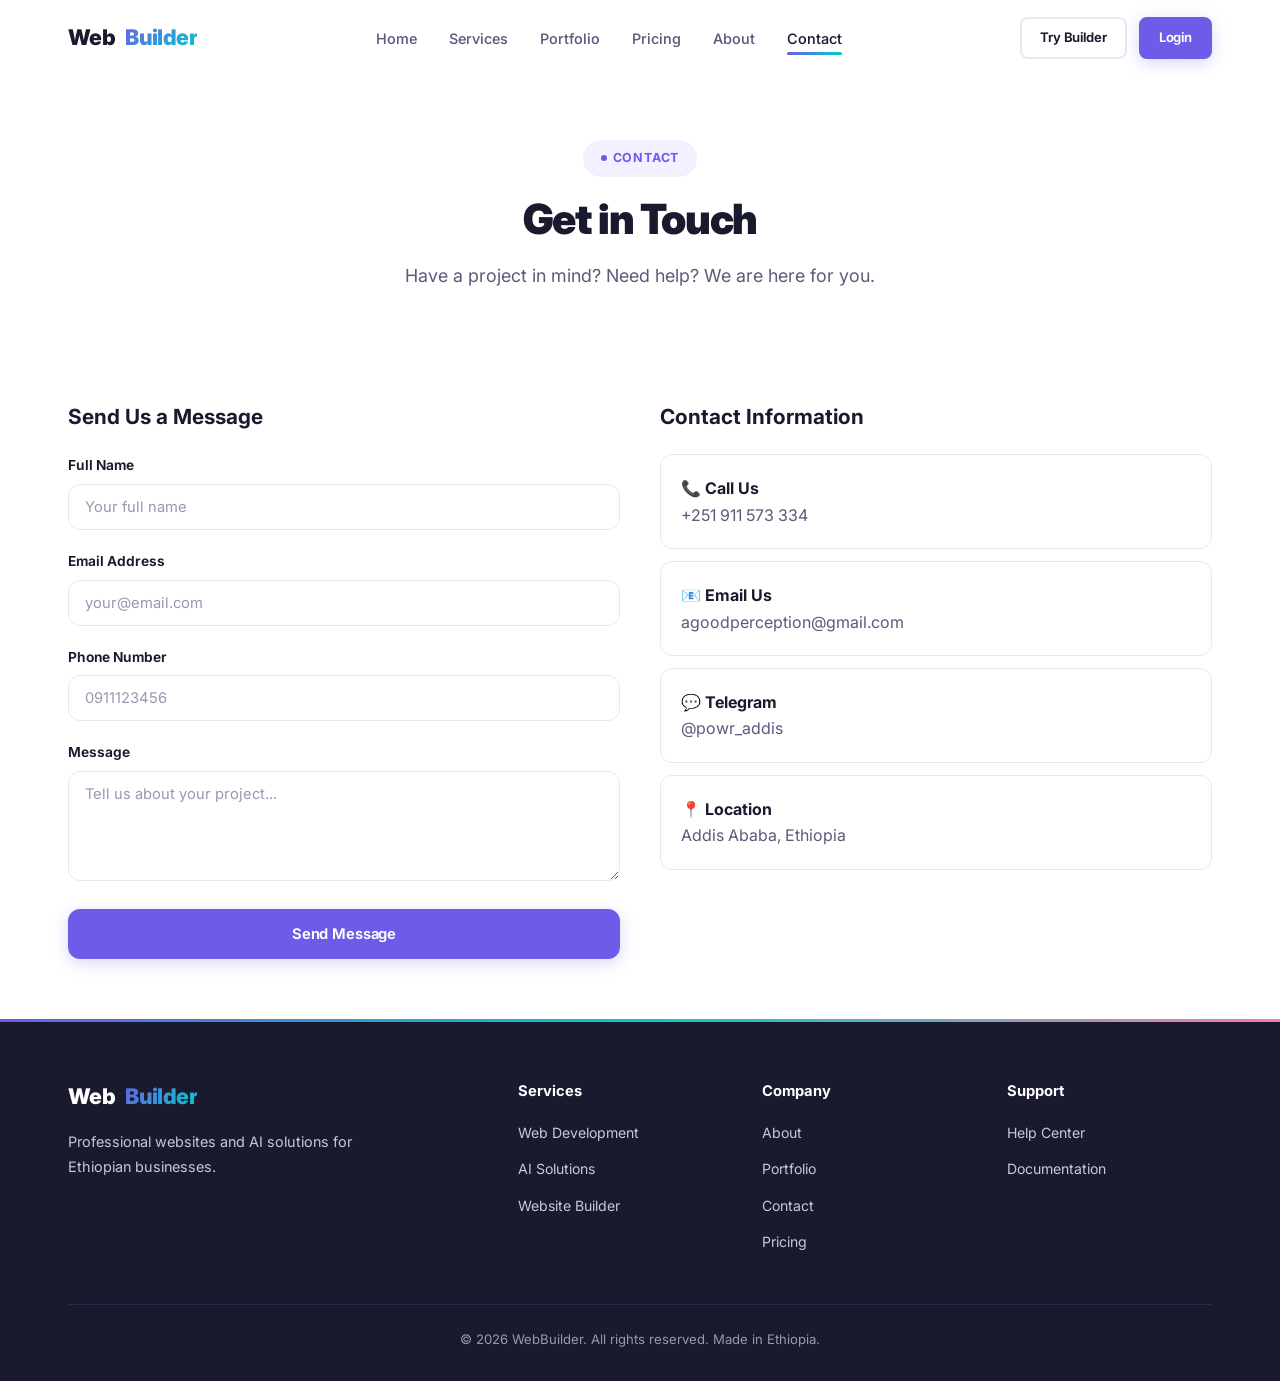
<file: contact.html>
<!DOCTYPE html>
<html lang="en">
<head>
    <meta charset="UTF-8">
    <meta name="viewport" content="width=device-width, initial-scale=1.0">
    <title>Contact - WebBuilder | Ethiopia 2026</title>
    <meta name="description" content="Get in touch with WebBuilder for custom web development, AI solutions, or help with our website builder. Call, email, or message us.">
    
    <link rel="preconnect" href="https://fonts.googleapis.com">
    <link rel="preconnect" href="https://fonts.gstatic.com" crossorigin>
    <link href="https://fonts.googleapis.com/css2?family=Inter:wght@400;500;600;700;800;900&display=swap" rel="stylesheet">
    
    <link rel="stylesheet" href="css/style.css">
    
    <style>
        .page-hero { padding: 140px 0 50px; text-align: center; }
        .contact-card { background: white; border: 1px solid var(--border); border-radius: 12px; padding: 20px; margin-bottom: 12px; }
    </style>
</head>
<body>

    <header class="header">
        <div class="container">
            <nav class="navbar">
                <a href="index.html" class="navbar-brand">Web<span>Builder</span></a>
                <ul class="navbar-menu">
                    <li><a href="index.html">Home</a></li>
                    <li><a href="services.html">Services</a></li>
                    <li><a href="portfolio.html">Portfolio</a></li>
                    <li><a href="pricing.html">Pricing</a></li>
                    <li><a href="about.html">About</a></li>
                    <li><a href="contact.html" class="active">Contact</a></li>
                </ul>
                <div class="navbar-actions">
                    <a href="builder.html" class="btn btn-outline btn-sm">Try Builder</a>
                    <a href="login.html" class="btn btn-primary btn-sm">Login</a>
                    <button class="navbar-toggle" aria-label="Menu">
                        <span></span><span></span><span></span>
                    </button>
                </div>
            </nav>
        </div>
    </header>

    <section class="page-hero">
        <div class="container">
            <span class="section-tag">Contact</span>
            <h1 class="section-title">Get in Touch</h1>
            <p class="section-subtitle">Have a project in mind? Need help? We are here for you.</p>
        </div>
    </section>

    <section class="section-sm">
        <div class="container">
            <div class="grid-2" style="gap:40px;">
                <div>
                    <h3 style="font-size:1.3rem;margin-bottom:20px;">Send Us a Message</h3>
                    <form onsubmit="event.preventDefault();alert('Message sent! We will get back to you soon.');this.reset();">
                        <div class="form-group">
                            <label class="form-label">Full Name</label>
                            <input type="text" class="form-input" placeholder="Your full name" required>
                        </div>
                        <div class="form-group">
                            <label class="form-label">Email Address</label>
                            <input type="email" class="form-input" placeholder="your@email.com" required>
                        </div>
                        <div class="form-group">
                            <label class="form-label">Phone Number</label>
                            <input type="tel" class="form-input" placeholder="0911123456">
                        </div>
                        <div class="form-group">
                            <label class="form-label">Message</label>
                            <textarea class="form-textarea" placeholder="Tell us about your project..." required></textarea>
                        </div>
                        <button type="submit" class="btn btn-primary btn-block">Send Message</button>
                    </form>
                </div>
                <div>
                    <h3 style="font-size:1.3rem;margin-bottom:20px;">Contact Information</h3>
                    <div class="contact-card"><strong>📞 Call Us</strong><p style="color:var(--text-secondary);">+251 911 573 334</p></div>
                    <div class="contact-card"><strong>📧 Email Us</strong><p style="color:var(--text-secondary);">agoodperception@gmail.com</p></div>
                    <div class="contact-card"><strong>💬 Telegram</strong><p style="color:var(--text-secondary);">@powr_addis</p></div>
                    <div class="contact-card"><strong>📍 Location</strong><p style="color:var(--text-secondary);">Addis Ababa, Ethiopia</p></div>
                </div>
            </div>
        </div>
    </section>

    <footer class="footer">
        <div class="container">
            <div class="footer-grid">
                <div class="footer-brand">
                    <a href="index.html" class="navbar-brand" style="color:white;">Web<span>Builder</span></a>
                    <p>Professional websites and AI solutions for Ethiopian businesses.</p>
                </div>
                <div class="footer-links">
                    <h4>Services</h4>
                    <ul>
                        <li><a href="services.html">Web Development</a></li>
                        <li><a href="services.html">AI Solutions</a></li>
                        <li><a href="builder.html">Website Builder</a></li>
                    </ul>
                </div>
                <div class="footer-links">
                    <h4>Company</h4>
                    <ul>
                        <li><a href="about.html">About</a></li>
                        <li><a href="portfolio.html">Portfolio</a></li>
                        <li><a href="contact.html">Contact</a></li>
                        <li><a href="pricing.html">Pricing</a></li>
                    </ul>
                </div>
                <div class="footer-links">
                    <h4>Support</h4>
                    <ul>
                        <li><a href="contact.html">Help Center</a></li>
                        <li><a href="#">Documentation</a></li>
                    </ul>
                </div>
            </div>
            <div class="footer-bottom">
                <p>&copy; 2026 WebBuilder. All rights reserved. Made in Ethiopia.</p>
            </div>
        </div>
    </footer>

    <script src="js/main.js"></script>
</body>
</html>
</file>
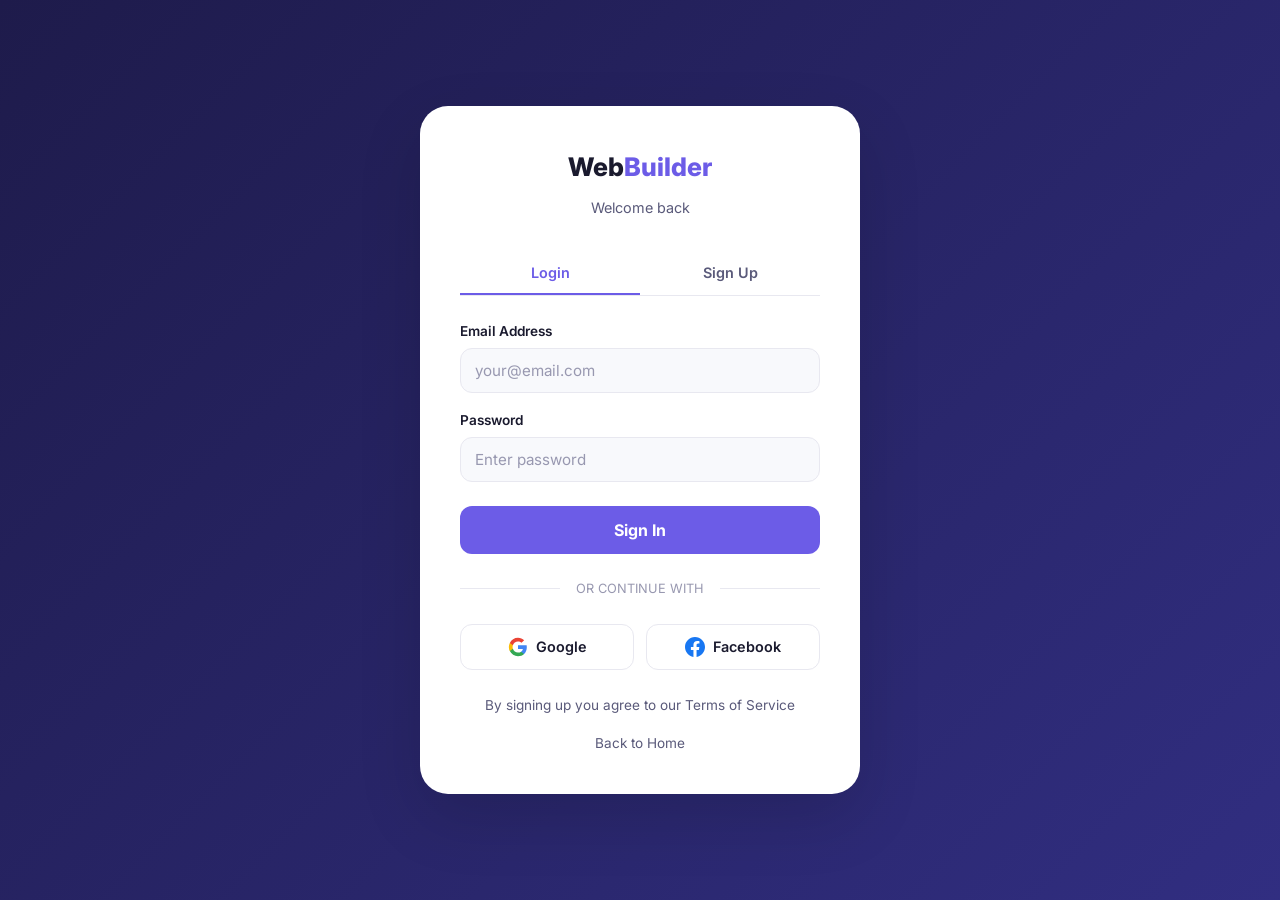
<file: dashboard.html>
<!DOCTYPE html>
<html lang="en">
<head>
    <meta charset="UTF-8">
    <meta name="viewport" content="width=device-width, initial-scale=1.0">
    <title>Dashboard - WebBuilder | Ethiopia 2026</title>
    <meta name="description" content="Manage your websites, view analytics, upgrade your plan, and access support from your WebBuilder dashboard.">
    
    <link rel="preconnect" href="https://fonts.googleapis.com">
    <link rel="preconnect" href="https://fonts.gstatic.com" crossorigin>
    <link href="https://fonts.googleapis.com/css2?family=Inter:wght@400;500;600;700;800&display=swap" rel="stylesheet">
    
    <link rel="stylesheet" href="css/style.css">
    
    <style>
        body {
            background: var(--bg-secondary);
            min-height: 100vh;
        }
        
        .dashboard-layout {
            display: flex;
            min-height: 100vh;
        }
        
        .dashboard-sidebar {
            width: 250px;
            background: #1e293b;
            color: white;
            padding: 24px;
            position: fixed;
            left: 0;
            top: 0;
            bottom: 0;
            overflow-y: auto;
            z-index: 100;
        }
        
        .dashboard-logo {
            font-size: 1.3rem;
            font-weight: 800;
            color: white;
            text-decoration: none;
            display: block;
            margin-bottom: 32px;
        }
        
        .dashboard-logo span { color: var(--primary); }
        
        .dashboard-nav a {
            display: flex;
            align-items: center;
            gap: 10px;
            color: #94a3b8;
            text-decoration: none;
            padding: 10px 12px;
            border-radius: 8px;
            margin-bottom: 4px;
            font-size: 0.9rem;
            transition: all 0.2s;
        }
        
        .dashboard-nav a:hover,
        .dashboard-nav a.active {
            background: #334155;
            color: white;
        }
        
        .plan-card {
            margin-top: 24px;
            padding: 16px;
            background: #334155;
            border-radius: 12px;
            text-align: center;
        }
        
        .plan-card .plan-name {
            font-weight: 700;
            color: var(--primary);
            font-size: 1rem;
        }
        
        .plan-card .upgrade-link {
            display: block;
            margin-top: 8px;
            font-size: 0.8rem;
            color: #94a3b8;
            text-decoration: none;
        }
        
        .plan-card .upgrade-link:hover { color: white; }
        
        .dashboard-main {
            margin-left: 250px;
            flex: 1;
            padding: 32px;
        }
        
        .dashboard-header {
            display: flex;
            justify-content: space-between;
            align-items: center;
            margin-bottom: 32px;
        }
        
        .dashboard-header h1 {
            font-size: 1.8rem;
            font-weight: 800;
        }
        
        .user-menu {
            display: flex;
            align-items: center;
            gap: 12px;
        }
        
        .user-avatar {
            width: 40px;
            height: 40px;
            background: var(--primary);
            color: white;
            border-radius: 50%;
            display: flex;
            align-items: center;
            justify-content: center;
            font-weight: 700;
            font-size: 0.9rem;
        }
        
        .user-name {
            font-weight: 600;
            font-size: 0.9rem;
        }
        
        .stats-grid {
            display: grid;
            grid-template-columns: repeat(4, 1fr);
            gap: 16px;
            margin-bottom: 32px;
        }
        
        .stat-card {
            background: white;
            padding: 20px;
            border-radius: 12px;
            border: 1px solid var(--border);
        }
        
        .stat-value {
            font-size: 1.8rem;
            font-weight: 700;
            margin-bottom: 4px;
        }
        
        .stat-label {
            font-size: 0.85rem;
            color: var(--text-secondary);
        }
        
        .section-header {
            display: flex;
            justify-content: space-between;
            align-items: center;
            margin-bottom: 20px;
        }
        
        .section-header h2 {
            font-size: 1.3rem;
            font-weight: 700;
        }
        
        .site-grid {
            display: grid;
            grid-template-columns: repeat(3, 1fr);
            gap: 20px;
            margin-bottom: 40px;
        }
        
        .site-card {
            background: white;
            border-radius: 16px;
            border: 1px solid var(--border);
            padding: 24px;
            transition: all 0.3s;
        }
        
        .site-card:hover {
            box-shadow: var(--shadow-lg);
        }
        
        .site-preview {
            height: 140px;
            background: linear-gradient(135deg, #667eea, #764ba2);
            border-radius: 10px;
            margin-bottom: 16px;
            display: flex;
            align-items: center;
            justify-content: center;
            color: white;
            font-size: 2.5rem;
        }
        
        .site-card h3 {
            font-size: 1.1rem;
            margin-bottom: 4px;
        }
        
        .site-url {
            font-size: 0.8rem;
            color: var(--primary);
            margin-bottom: 12px;
            word-break: break-all;
        }
        
        .site-status {
            display: inline-block;
            padding: 3px 10px;
            border-radius: 100px;
            font-size: 0.75rem;
            font-weight: 600;
            margin-bottom: 12px;
        }
        
        .status-draft { background: #fef3c7; color: #92400e; }
        .status-published { background: #d1fae5; color: #065f46; }
        
        .site-actions {
            display: flex;
            gap: 8px;
            flex-wrap: wrap;
        }
        
        .add-site-card {
            background: white;
            border-radius: 16px;
            border: 2px dashed #cbd5e1;
            padding: 24px;
            display: flex;
            flex-direction: column;
            align-items: center;
            justify-content: center;
            min-height: 260px;
            cursor: pointer;
            transition: all 0.3s;
            text-decoration: none;
            color: var(--text-secondary);
        }
        
        .add-site-card:hover {
            border-color: var(--primary);
            background: var(--primary-light);
        }
        
        .add-site-card .plus {
            font-size: 3rem;
            margin-bottom: 8px;
        }
        
        .support-section {
            background: white;
            border-radius: 16px;
            border: 1px solid var(--border);
            padding: 24px;
        }
        
        .support-grid {
            display: grid;
            grid-template-columns: repeat(3, 1fr);
            gap: 16px;
            margin-top: 16px;
        }
        
        .support-item {
            text-align: center;
            padding: 20px;
            background: var(--bg-secondary);
            border-radius: 12px;
        }
        
        .support-item .icon {
            font-size: 1.8rem;
            margin-bottom: 8px;
        }
        
        .support-item p {
            font-size: 0.85rem;
            color: var(--text-secondary);
        }
        
        .support-item strong {
            display: block;
            margin-top: 4px;
            font-size: 0.9rem;
        }
        
        @media (max-width: 1024px) {
            .stats-grid { grid-template-columns: repeat(2, 1fr); }
            .site-grid { grid-template-columns: repeat(2, 1fr); }
            .support-grid { grid-template-columns: 1fr; }
        }
        
        @media (max-width: 768px) {
            .dashboard-sidebar { display: none; }
            .dashboard-main { margin-left: 0; }
            .site-grid { grid-template-columns: 1fr; }
        }
    </style>
</head>
<body>
    
    <div class="dashboard-layout">
        
        <aside class="dashboard-sidebar">
            <a href="index.html" class="dashboard-logo">Web<span>Builder</span></a>
            
            <nav class="dashboard-nav">
                <a href="dashboard.html" class="active">Dashboard</a>
                <a href="builder.html">Create New Site</a>
                <a href="pricing.html">Pricing</a>
                <a href="contact.html">Support</a>
                <a href="#" onclick="handleLogout()">Logout</a>
            </nav>
            
            <div class="plan-card">
                <div class="plan-name" id="current-plan">Free Plan</div>
                <a href="pricing.html" class="upgrade-link">Upgrade to Pro</a>
            </div>
        </aside>
        
        <main class="dashboard-main">
            
            <div class="dashboard-header">
                <h1>My Dashboard</h1>
                <div class="user-menu">
                    <span class="user-name" id="display-name">User</span>
                    <div class="user-avatar" id="display-avatar">U</div>
                </div>
            </div>
            
            <div class="stats-grid">
                <div class="stat-card">
                    <div class="stat-value" id="stat-sites">0</div>
                    <div class="stat-label">Active Sites</div>
                </div>
                <div class="stat-card">
                    <div class="stat-value" id="stat-images">0</div>
                    <div class="stat-label">Images Used</div>
                </div>
                <div class="stat-card">
                    <div class="stat-value" id="stat-plan">Free</div>
                    <div class="stat-label">Current Plan</div>
                </div>
                <div class="stat-card">
                    <div class="stat-value">24/7</div>
                    <div class="stat-label">Support Available</div>
                </div>
            </div>
            
            <div class="section-header">
                <h2>My Websites</h2>
                <a href="builder.html" class="btn btn-primary btn-sm">+ New Website</a>
            </div>
            
            <div class="site-grid" id="site-grid">
                <a href="builder.html" class="add-site-card">
                    <div class="plus">+</div>
                    <p>Create New Website</p>
                </a>
            </div>
            
            <div class="support-section">
                <h2>Need Help?</h2>
                <div class="support-grid">
                    <div class="support-item">
                        <div class="icon">Phone</div>
                        <p>Call Us</p>
                        <strong>+251 911 573 334</strong>
                    </div>
                    <div class="support-item">
                        <div class="icon">Telegram</div>
                        <p>Message Us</p>
                        <strong>@powr_addis</strong>
                    </div>
                    <div class="support-item">
                        <div class="icon">Email</div>
                        <p>Email Us</p>
                        <strong>agoodperception@gmail.com</strong>
                    </div>
                </div>
            </div>
            
        </main>
        
    </div>
    
    <script>
        function loadDashboard() {
            const user = JSON.parse(localStorage.getItem('wb_current_user'));
            
            if (!user) {
                window.location.href = 'login.html';
                return;
            }
            
            document.getElementById('display-name').textContent = user.name || 'User';
            document.getElementById('display-avatar').textContent = (user.name || 'U').charAt(0).toUpperCase();
            document.getElementById('current-plan').textContent = (user.plan || 'free').charAt(0).toUpperCase() + (user.plan || 'free').slice(1) + ' Plan';
            document.getElementById('stat-plan').textContent = (user.plan || 'free').charAt(0).toUpperCase() + (user.plan || 'free').slice(1);
            
            loadSites();
            loadStats();
        }
        
        function loadSites() {
            const sites = [];
            for (let i = 0; i < localStorage.length; i++) {
                const key = localStorage.key(i);
                if (key.startsWith('wb_site_')) {
                    sites.push({
                        name: key.replace('wb_site_', ''),
                        url: key.replace('wb_site_', '') + '.webbuilder.pages.dev',
                        status: 'draft'
                    });
                }
            }
            
            document.getElementById('stat-sites').textContent = sites.length;
            
            const siteCards = sites.map(site => `
                <div class="site-card">
                    <div class="site-preview">Site</div>
                    <h3>${site.name}</h3>
                    <div class="site-url">${site.url}</div>
                    <span class="site-status status-draft">Draft</span>
                    <div class="site-actions">
                        <a href="builder.html" class="btn btn-primary btn-sm" onclick="loadSiteEditor('${site.name}')">Edit</a>
                        <button class="btn btn-outline btn-sm" onclick="previewSite('${site.name}')">Preview</button>
                        <button class="btn btn-outline btn-sm" style="color:#ef4444;" onclick="deleteSite('${site.name}')">Delete</button>
                    </div>
                </div>
            `).join('');
            
            document.getElementById('site-grid').innerHTML = siteCards + `
                <a href="builder.html" class="add-site-card">
                    <div class="plus">+</div>
                    <p>Create New Website</p>
                </a>`;
        }
        
        function loadStats() {
            const images = JSON.parse(localStorage.getItem('wb_client_images') || '[]');
            document.getElementById('stat-images').textContent = images.length;
        }
        
        function loadSiteEditor(siteName) {
            localStorage.setItem('wb_edit_site', siteName);
        }
        
        function previewSite(siteName) {
            const content = localStorage.getItem('wb_site_' + siteName);
            if (content) {
                const win = window.open('', '_blank');
                win.document.write(`<!DOCTYPE html><html><head><meta charset="UTF-8"><meta name="viewport" content="width=device-width, initial-scale=1.0"><title>${siteName}</title><style>*{margin:0;padding:0;box-sizing:border-box;}body{font-family:'Inter',sans-serif;}</style></head><body>${content.replace(/<div class="block-toolbar".*?<\/div>/g, '')}</body></html>`);
            }
        }
        
        function deleteSite(siteName) {
            if (confirm('Delete "' + siteName + '" forever?')) {
                localStorage.removeItem('wb_site_' + siteName);
                loadSites();
                loadStats();
            }
        }
        
        function handleLogout() {
            localStorage.removeItem('wb_current_user');
            window.location.href = 'login.html';
        }
        
        document.addEventListener('DOMContentLoaded', loadDashboard);
    </script>
    
</body>
</html>
</file>
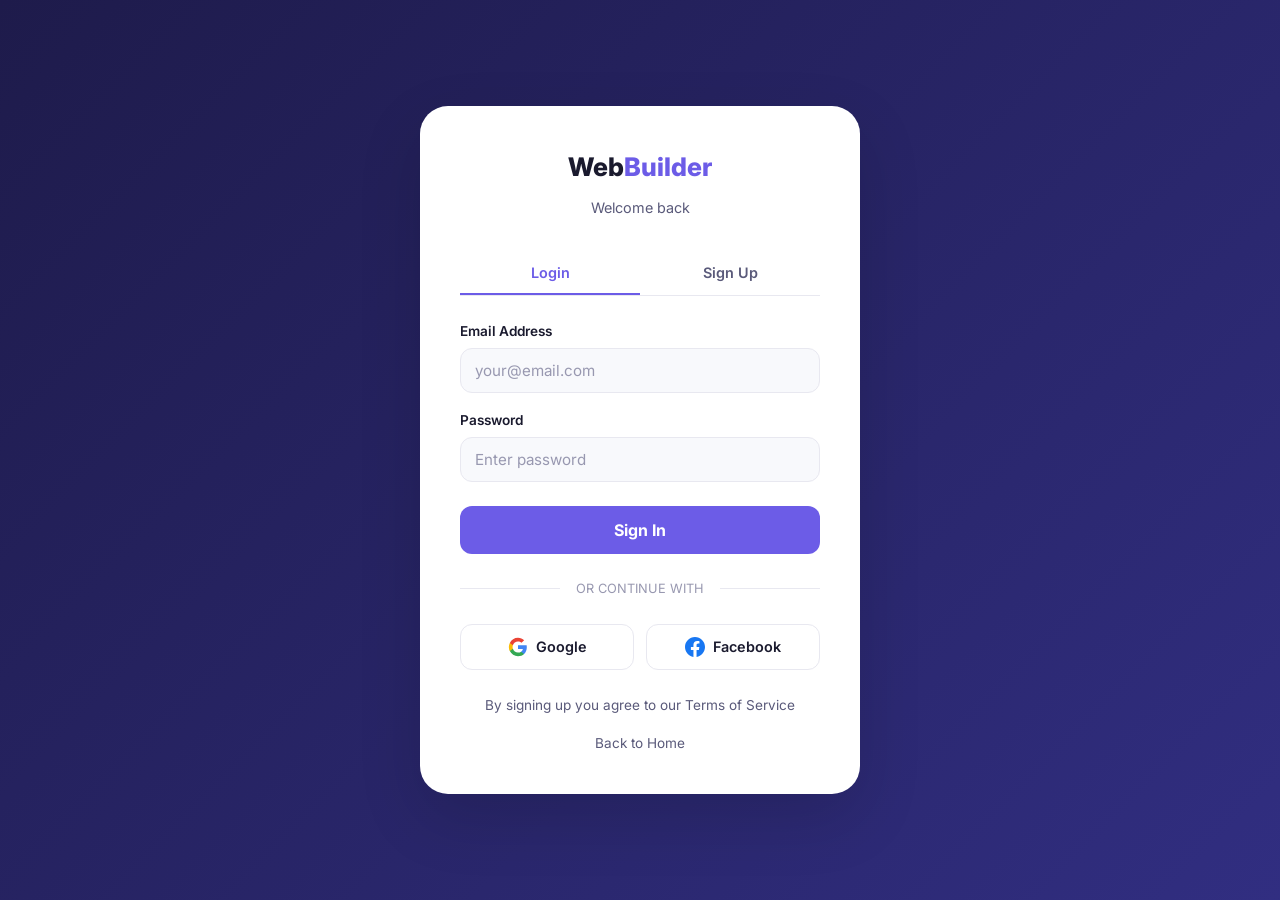
<file: login.html>
<!DOCTYPE html>
<html lang="en">
<head>
    <meta charset="UTF-8">
    <meta name="viewport" content="width=device-width, initial-scale=1.0">
    <title>Login - WebBuilder | Ethiopia 2026</title>
    <meta name="description" content="Sign in to your WebBuilder account to manage your websites, upgrade your plan, and access premium features.">
    
    <link rel="preconnect" href="https://fonts.googleapis.com">
    <link rel="preconnect" href="https://fonts.gstatic.com" crossorigin>
    <link href="https://fonts.googleapis.com/css2?family=Inter:wght@400;500;600;700;800;900&display=swap" rel="stylesheet">
    
    <link rel="stylesheet" href="css/style.css">
    
    <style>
        body {
            background: linear-gradient(135deg, #1e1b4b, #312e81);
            min-height: 100vh;
            display: flex;
            align-items: center;
            justify-content: center;
            padding: 20px;
        }
        
        .auth-container {
            background: white;
            border-radius: var(--radius-2xl);
            width: 100%;
            max-width: 440px;
            padding: 40px;
            box-shadow: var(--shadow-2xl);
        }
        
        .auth-header {
            text-align: center;
            margin-bottom: 32px;
        }
        
        .auth-logo {
            font-size: 1.6rem;
            font-weight: 800;
            color: var(--text);
            text-decoration: none;
            display: block;
            margin-bottom: 8px;
        }
        
        .auth-logo span { color: var(--primary); }
        
        .auth-header p {
            color: var(--text-secondary);
            font-size: 0.9rem;
        }
        
        .auth-tabs {
            display: flex;
            border-bottom: 1px solid var(--border);
            margin-bottom: 24px;
        }
        
        .auth-tab {
            flex: 1;
            padding: 12px;
            text-align: center;
            font-weight: 600;
            font-size: 0.9rem;
            cursor: pointer;
            border: none;
            background: transparent;
            color: var(--text-secondary);
            border-bottom: 2px solid transparent;
            transition: all 0.2s;
            font-family: inherit;
        }
        
        .auth-tab.active {
            color: var(--primary);
            border-bottom-color: var(--primary);
        }
        
        .auth-form { display: none; }
        .auth-form.active { display: block; }
        
        .form-group {
            margin-bottom: 16px;
        }
        
        .form-label {
            display: block;
            font-size: 0.85rem;
            font-weight: 600;
            margin-bottom: 6px;
            color: var(--text);
        }
        
        .form-input {
            width: 100%;
            padding: 12px 14px;
            border: 1.5px solid var(--border);
            border-radius: var(--radius-md);
            font-family: inherit;
            font-size: 0.95rem;
            transition: border-color 0.2s;
            background: var(--bg-secondary);
        }
        
        .form-input:focus {
            outline: none;
            border-color: var(--primary);
            background: white;
            box-shadow: 0 0 0 3px rgba(99,102,241,0.1);
        }
        
        .btn-submit {
            width: 100%;
            padding: 14px;
            background: var(--primary);
            color: white;
            border: none;
            border-radius: var(--radius-md);
            font-weight: 700;
            font-size: 1rem;
            cursor: pointer;
            transition: all 0.2s;
            font-family: inherit;
            margin-top: 8px;
        }
        
        .btn-submit:hover {
            background: var(--primary-dark);
            transform: translateY(-1px);
            box-shadow: 0 8px 20px rgba(99,102,241,0.3);
        }
        
        .btn-submit:disabled {
            background: var(--text-muted);
            cursor: not-allowed;
            transform: none;
            box-shadow: none;
        }
        
        .divider {
            display: flex;
            align-items: center;
            gap: 16px;
            margin: 24px 0;
        }
        
        .divider::before,
        .divider::after {
            content: '';
            flex: 1;
            height: 1px;
            background: var(--border);
        }
        
        .divider span {
            font-size: 0.8rem;
            color: var(--text-muted);
            text-transform: uppercase;
        }
        
        .social-buttons {
            display: flex;
            gap: 12px;
        }
        
        .social-btn {
            flex: 1;
            padding: 12px;
            border: 1.5px solid var(--border);
            border-radius: var(--radius-md);
            background: white;
            cursor: pointer;
            font-weight: 600;
            font-size: 0.9rem;
            font-family: inherit;
            transition: all 0.2s;
            display: flex;
            align-items: center;
            justify-content: center;
            gap: 8px;
            color: var(--text);
        }
        
        .social-btn:hover {
            background: var(--bg-secondary);
            border-color: var(--text-muted);
        }
        
        .social-btn.google:hover { border-color: #4285F4; }
        .social-btn.facebook:hover { border-color: #1877F2; }
        
        .social-btn img {
            width: 20px;
            height: 20px;
        }
        
        .auth-message {
            text-align: center;
            padding: 10px;
            border-radius: var(--radius-sm);
            margin-top: 16px;
            font-size: 0.85rem;
            display: none;
        }
        
        .auth-message.show { display: block; }
        .auth-message.success { background: var(--success-light); color: #065f46; }
        .auth-message.error { background: var(--error-light); color: #991b1b; }
        
        .auth-footer {
            text-align: center;
            margin-top: 24px;
            font-size: 0.85rem;
            color: var(--text-secondary);
        }
        
        .auth-footer a {
            color: var(--primary);
            text-decoration: none;
            font-weight: 600;
        }
        
        .auth-footer a:hover { text-decoration: underline; }
        
        .back-link {
            display: block;
            text-align: center;
            margin-top: 16px;
            color: var(--text-secondary);
            text-decoration: none;
            font-size: 0.85rem;
        }
        
        .back-link:hover { color: var(--text); }
    </style>
</head>
<body>

    <div class="auth-container">
        <div class="auth-header">
            <a href="index.html" class="auth-logo">Web<span>Builder</span></a>
            <p id="form-title">Welcome back</p>
        </div>
        
        <div class="auth-tabs">
            <button class="auth-tab active" onclick="switchAuthMode('login')">Login</button>
            <button class="auth-tab" onclick="switchAuthMode('signup')">Sign Up</button>
        </div>
        
        <!-- Login Form -->
        <form class="auth-form active" id="login-form" onsubmit="handleLogin(event)">
            <div class="form-group">
                <label class="form-label">Email Address</label>
                <input type="email" class="form-input" id="login-email" placeholder="your@email.com" required>
            </div>
            <div class="form-group">
                <label class="form-label">Password</label>
                <input type="password" class="form-input" id="login-password" placeholder="Enter password" required minlength="6">
            </div>
            <button type="submit" class="btn-submit" id="login-btn">Sign In</button>
            <div class="auth-message" id="login-message"></div>
        </form>
        
        <!-- Signup Form -->
        <form class="auth-form" id="signup-form" onsubmit="handleSignup(event)">
            <div class="form-group" id="name-group">
                <label class="form-label">Full Name</label>
                <input type="text" class="form-input" id="signup-name" placeholder="Your full name" required>
            </div>
            <div class="form-group">
                <label class="form-label">Email Address</label>
                <input type="email" class="form-input" id="signup-email" placeholder="your@email.com" required>
            </div>
            <div class="form-group" id="phone-group">
                <label class="form-label">Phone Number</label>
                <input type="tel" class="form-input" id="signup-phone" placeholder="0911123456" pattern="09[0-9]{8}">
            </div>
            <div class="form-group">
                <label class="form-label">Password</label>
                <input type="password" class="form-input" id="signup-password" placeholder="Min 6 characters" required minlength="6">
            </div>
            <div class="form-group" id="confirm-group">
                <label class="form-label">Confirm Password</label>
                <input type="password" class="form-input" id="signup-confirm" placeholder="Repeat password" required minlength="6">
            </div>
            <button type="submit" class="btn-submit" id="signup-btn">Create Account</button>
            <div class="auth-message" id="signup-message"></div>
        </form>
        
        <!-- Social Login -->
        <div class="divider">
            <span>or continue with</span>
        </div>
        
        <div class="social-buttons">
            <button class="social-btn google" onclick="handleGoogleLogin()">
                <svg width="20" height="20" viewBox="0 0 24 24">
                    <path fill="#4285F4" d="M22.56 12.25c0-.78-.07-1.53-.2-2.25H12v4.26h5.92a5.06 5.06 0 01-2.2 3.32v2.77h3.57c2.08-1.92 3.28-4.74 3.28-8.1z"/>
                    <path fill="#34A853" d="M12 23c2.97 0 5.46-.98 7.28-2.66l-3.57-2.77c-.98.66-2.23 1.06-3.71 1.06-2.86 0-5.29-1.93-6.16-4.53H2.18v2.84C3.99 20.53 7.7 23 12 23z"/>
                    <path fill="#FBBC05" d="M5.84 14.09c-.22-.66-.35-1.36-.35-2.09s.13-1.43.35-2.09V7.07H2.18C1.43 8.55 1 10.22 1 12s.43 3.45 1.18 4.93l2.85-2.22.81-.62z"/>
                    <path fill="#EA4335" d="M12 5.38c1.62 0 3.06.56 4.21 1.64l3.15-3.15C17.45 2.09 14.97 1 12 1 7.7 1 3.99 3.47 2.18 7.07l3.66 2.84c.87-2.6 3.3-4.53 6.16-4.53z"/>
                </svg>
                Google
            </button>
            <button class="social-btn facebook" onclick="handleFacebookLogin()">
                <svg width="20" height="20" viewBox="0 0 24 24">
                    <path fill="#1877F2" d="M24 12.073c0-6.627-5.373-12-12-12s-12 5.373-12 12c0 5.99 4.388 10.954 10.125 11.854v-8.385H7.078v-3.47h3.047V9.43c0-3.007 1.792-4.669 4.533-4.669 1.312 0 2.686.235 2.686.235v2.953H15.83c-1.491 0-1.956.925-1.956 1.874v2.25h3.328l-.532 3.47h-2.796v8.385C19.612 23.027 24 18.062 24 12.073z"/>
                </svg>
                Facebook
            </button>
        </div>
        
        <div class="auth-footer">
            <p>By signing up you agree to our Terms of Service</p>
        </div>
        
        <a href="index.html" class="back-link">Back to Home</a>
    </div>
    
    <script>
        let authMode = 'login';
        
        function switchAuthMode(mode) {
            authMode = mode;
            document.querySelectorAll('.auth-tab').forEach(t => t.classList.remove('active'));
            document.querySelectorAll('.auth-form').forEach(f => f.classList.remove('active'));
            
            if (mode === 'login') {
                document.querySelectorAll('.auth-tab')[0].classList.add('active');
                document.getElementById('login-form').classList.add('active');
                document.getElementById('form-title').textContent = 'Welcome back';
                hideMessages();
            } else {
                document.querySelectorAll('.auth-tab')[1].classList.add('active');
                document.getElementById('signup-form').classList.add('active');
                document.getElementById('form-title').textContent = 'Create your account';
                hideMessages();
            }
        }
        
        function hideMessages() {
            document.querySelectorAll('.auth-message').forEach(m => m.classList.remove('show', 'success', 'error'));
        }
        
        function showMessage(formType, message, isError) {
            const msgEl = document.getElementById(formType + '-message');
            msgEl.textContent = message;
            msgEl.className = 'auth-message show ' + (isError ? 'error' : 'success');
        }
        
        function saveUser(userData) {
            const users = JSON.parse(localStorage.getItem('wb_users') || '[]');
            const exists = users.find(u => u.email === userData.email);
            if (exists) {
                Object.assign(exists, userData);
            } else {
                users.push(userData);
            }
            localStorage.setItem('wb_users', JSON.stringify(users));
        }
        
        function findUser(email) {
            const users = JSON.parse(localStorage.getItem('wb_users') || '[]');
            return users.find(u => u.email === email);
        }
        
        function saveSession(user) {
            localStorage.setItem('wb_current_user', JSON.stringify({
                name: user.name,
                email: user.email,
                plan: user.plan || 'free',
                loginMethod: user.loginMethod || 'email'
            }));
        }
        
        function redirectAfterLogin() {
            const redirect = new URLSearchParams(window.location.search).get('redirect') || 'dashboard.html';
            window.location.href = redirect;
        }
        
        function handleLogin(event) {
            event.preventDefault();
            
            const email = document.getElementById('login-email').value.trim();
            const password = document.getElementById('login-password').value;
            const btn = document.getElementById('login-btn');
            
            if (!email || !password) {
                showMessage('login', 'Please fill in all fields.', true);
                return;
            }
            
            btn.textContent = 'Signing in...';
            btn.disabled = true;
            
            setTimeout(() => {
                const user = findUser(email);
                
                if (!user) {
                    showMessage('login', 'No account found. Please sign up.', true);
                    btn.textContent = 'Sign In';
                    btn.disabled = false;
                    return;
                }
                
                if (user.password !== password && user.loginMethod === 'email') {
                    showMessage('login', 'Incorrect password.', true);
                    btn.textContent = 'Sign In';
                    btn.disabled = false;
                    return;
                }
                
                saveSession(user);
                showMessage('login', 'Welcome back, ' + user.name + '!', false);
                
                setTimeout(() => {
                    redirectAfterLogin();
                }, 800);
            }, 500);
        }
        
        function handleSignup(event) {
            event.preventDefault();
            
            const name = document.getElementById('signup-name').value.trim();
            const email = document.getElementById('signup-email').value.trim();
            const phone = document.getElementById('signup-phone').value.trim();
            const password = document.getElementById('signup-password').value;
            const confirm = document.getElementById('signup-confirm').value;
            const btn = document.getElementById('signup-btn');
            
            if (!name || !email || !password) {
                showMessage('signup', 'Please fill in all required fields.', true);
                return;
            }
            
            if (password !== confirm) {
                showMessage('signup', 'Passwords do not match.', true);
                return;
            }
            
            if (password.length < 6) {
                showMessage('signup', 'Password must be at least 6 characters.', true);
                return;
            }
            
            if (findUser(email)) {
                showMessage('signup', 'Account already exists. Please sign in.', true);
                return;
            }
            
            btn.textContent = 'Creating Account...';
            btn.disabled = true;
            
            const user = {
                name,
                email,
                phone,
                password,
                plan: 'free',
                loginMethod: 'email',
                createdAt: new Date().toISOString()
            };
            
            saveUser(user);
            saveSession(user);
            
            setTimeout(() => {
                btn.textContent = 'Create Account';
                btn.disabled = false;
                showMessage('signup', 'Account created! Redirecting...', false);
                
                setTimeout(() => {
                    redirectAfterLogin();
                }, 800);
            }, 500);
        }
        
        function handleGoogleLogin() {
            const googleUser = {
                name: 'Google User',
                email: 'google-user-' + Date.now() + '@gmail.com',
                plan: 'free',
                loginMethod: 'google',
                createdAt: new Date().toISOString()
            };
            
            saveUser(googleUser);
            saveSession(googleUser);
            
            showMessage('login', 'Signed in with Google! Redirecting...', false);
            
            setTimeout(() => {
                redirectAfterLogin();
            }, 1000);
        }
        
        function handleFacebookLogin() {
            const fbUser = {
                name: 'Facebook User',
                email: 'fb-user-' + Date.now() + '@facebook.com',
                plan: 'free',
                loginMethod: 'facebook',
                createdAt: new Date().toISOString()
            };
            
            saveUser(fbUser);
            saveSession(fbUser);
            
            showMessage('login', 'Signed in with Facebook! Redirecting...', false);
            
            setTimeout(() => {
                redirectAfterLogin();
            }, 1000);
        }
        
        const savedUser = JSON.parse(localStorage.getItem('wb_current_user'));
        if (savedUser && savedUser.loginMethod === 'email') {
            document.getElementById('login-email').value = savedUser.email || '';
        }
    </script>
    
</body>
</html>
</file>
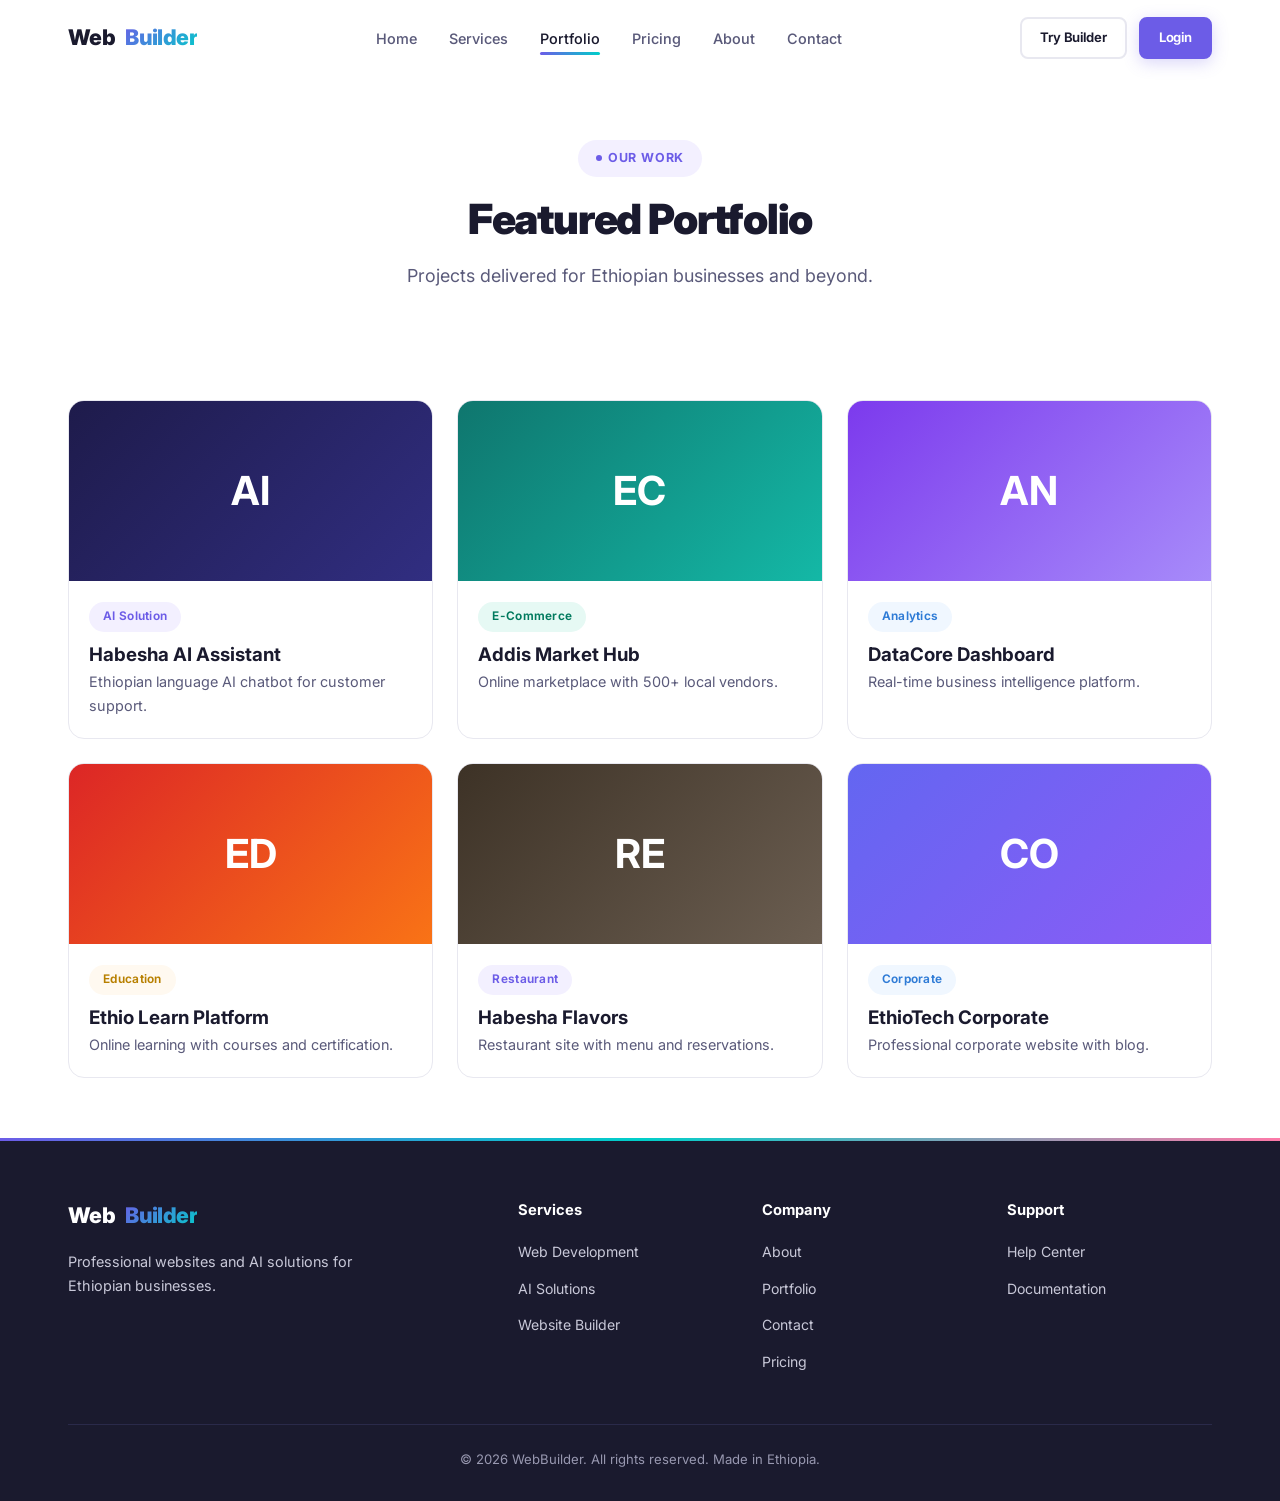
<file: portfolio.html>
<!DOCTYPE html>
<html lang="en">
<head>
    <meta charset="UTF-8">
    <meta name="viewport" content="width=device-width, initial-scale=1.0">
    <title>Portfolio - WebBuilder | Ethiopia 2026</title>
    <meta name="description" content="See our portfolio of professional websites, AI solutions, and web applications built for Ethiopian businesses.">
    
    <link rel="preconnect" href="https://fonts.googleapis.com">
    <link rel="preconnect" href="https://fonts.gstatic.com" crossorigin>
    <link href="https://fonts.googleapis.com/css2?family=Inter:wght@400;500;600;700;800;900&display=swap" rel="stylesheet">
    
    <link rel="stylesheet" href="css/style.css">
    
    <style>
        .page-hero { padding: 140px 0 50px; text-align: center; }
        .portfolio-card { background: white; border-radius: 16px; overflow: hidden; border: 1px solid var(--border); transition: all 0.3s; }
        .portfolio-card:hover { box-shadow: var(--shadow-lg); transform: translateY(-4px); }
        .portfolio-preview { height: 180px; display: flex; align-items: center; justify-content: center; color: white; font-size: 2.5rem; font-weight: 700; }
        .portfolio-info { padding: 20px; }
    </style>
</head>
<body>

    <header class="header">
        <div class="container">
            <nav class="navbar">
                <a href="index.html" class="navbar-brand">Web<span>Builder</span></a>
                <ul class="navbar-menu">
                    <li><a href="index.html">Home</a></li>
                    <li><a href="services.html">Services</a></li>
                    <li><a href="portfolio.html" class="active">Portfolio</a></li>
                    <li><a href="pricing.html">Pricing</a></li>
                    <li><a href="about.html">About</a></li>
                    <li><a href="contact.html">Contact</a></li>
                </ul>
                <div class="navbar-actions">
                    <a href="builder.html" class="btn btn-outline btn-sm">Try Builder</a>
                    <a href="login.html" class="btn btn-primary btn-sm">Login</a>
                    <button class="navbar-toggle" aria-label="Menu">
                        <span></span><span></span><span></span>
                    </button>
                </div>
            </nav>
        </div>
    </header>

    <section class="page-hero">
        <div class="container">
            <span class="section-tag">Our Work</span>
            <h1 class="section-title">Featured Portfolio</h1>
            <p class="section-subtitle">Projects delivered for Ethiopian businesses and beyond.</p>
        </div>
    </section>

    <section class="section-sm">
        <div class="container">
            <div class="grid-3">
                <div class="portfolio-card">
                    <div class="portfolio-preview" style="background:linear-gradient(135deg,#1e1b4b,#312e81);">AI</div>
                    <div class="portfolio-info">
                        <span class="badge badge-primary">AI Solution</span>
                        <h3 style="margin-top:8px;">Habesha AI Assistant</h3>
                        <p style="color:var(--text-secondary);font-size:0.9rem;">Ethiopian language AI chatbot for customer support.</p>
                    </div>
                </div>
                <div class="portfolio-card">
                    <div class="portfolio-preview" style="background:linear-gradient(135deg,#0f766e,#14b8a6);">EC</div>
                    <div class="portfolio-info">
                        <span class="badge badge-success">E-Commerce</span>
                        <h3 style="margin-top:8px;">Addis Market Hub</h3>
                        <p style="color:var(--text-secondary);font-size:0.9rem;">Online marketplace with 500+ local vendors.</p>
                    </div>
                </div>
                <div class="portfolio-card">
                    <div class="portfolio-preview" style="background:linear-gradient(135deg,#7c3aed,#a78bfa);">AN</div>
                    <div class="portfolio-info">
                        <span class="badge badge-info">Analytics</span>
                        <h3 style="margin-top:8px;">DataCore Dashboard</h3>
                        <p style="color:var(--text-secondary);font-size:0.9rem;">Real-time business intelligence platform.</p>
                    </div>
                </div>
                <div class="portfolio-card">
                    <div class="portfolio-preview" style="background:linear-gradient(135deg,#dc2626,#f97316);">ED</div>
                    <div class="portfolio-info">
                        <span class="badge badge-warning">Education</span>
                        <h3 style="margin-top:8px;">Ethio Learn Platform</h3>
                        <p style="color:var(--text-secondary);font-size:0.9rem;">Online learning with courses and certification.</p>
                    </div>
                </div>
                <div class="portfolio-card">
                    <div class="portfolio-preview" style="background:linear-gradient(135deg,#3d3226,#6b5e51);">RE</div>
                    <div class="portfolio-info">
                        <span class="badge badge-primary">Restaurant</span>
                        <h3 style="margin-top:8px;">Habesha Flavors</h3>
                        <p style="color:var(--text-secondary);font-size:0.9rem;">Restaurant site with menu and reservations.</p>
                    </div>
                </div>
                <div class="portfolio-card">
                    <div class="portfolio-preview" style="background:linear-gradient(135deg,#6366f1,#8b5cf6);">CO</div>
                    <div class="portfolio-info">
                        <span class="badge badge-info">Corporate</span>
                        <h3 style="margin-top:8px;">EthioTech Corporate</h3>
                        <p style="color:var(--text-secondary);font-size:0.9rem;">Professional corporate website with blog.</p>
                    </div>
                </div>
            </div>
        </div>
    </section>

    <footer class="footer">
        <div class="container">
            <div class="footer-grid">
                <div class="footer-brand">
                    <a href="index.html" class="navbar-brand" style="color:white;">Web<span>Builder</span></a>
                    <p>Professional websites and AI solutions for Ethiopian businesses.</p>
                </div>
                <div class="footer-links">
                    <h4>Services</h4>
                    <ul>
                        <li><a href="services.html">Web Development</a></li>
                        <li><a href="services.html">AI Solutions</a></li>
                        <li><a href="builder.html">Website Builder</a></li>
                    </ul>
                </div>
                <div class="footer-links">
                    <h4>Company</h4>
                    <ul>
                        <li><a href="about.html">About</a></li>
                        <li><a href="portfolio.html">Portfolio</a></li>
                        <li><a href="contact.html">Contact</a></li>
                        <li><a href="pricing.html">Pricing</a></li>
                    </ul>
                </div>
                <div class="footer-links">
                    <h4>Support</h4>
                    <ul>
                        <li><a href="contact.html">Help Center</a></li>
                        <li><a href="#">Documentation</a></li>
                    </ul>
                </div>
            </div>
            <div class="footer-bottom">
                <p>&copy; 2026 WebBuilder. All rights reserved. Made in Ethiopia.</p>
            </div>
        </div>
    </footer>

    <script src="js/main.js"></script>
</body>
</html>
</file>
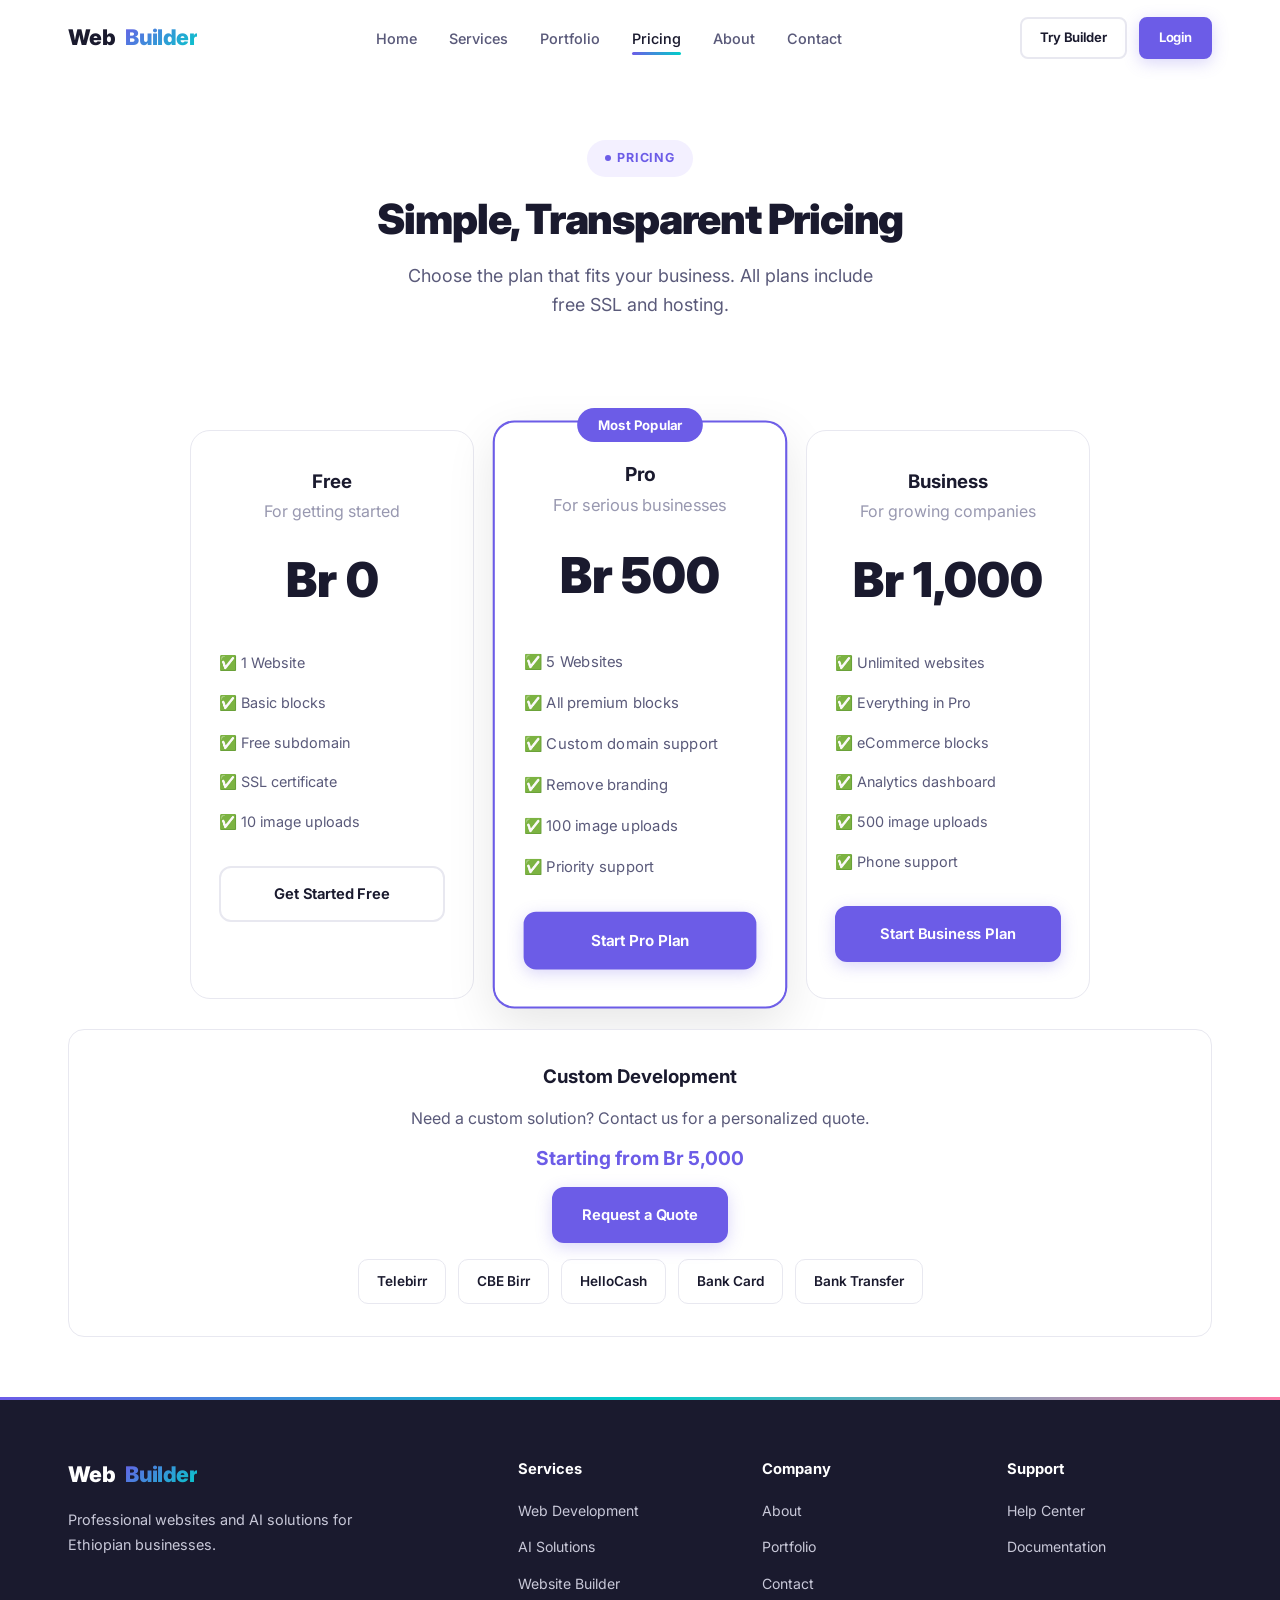
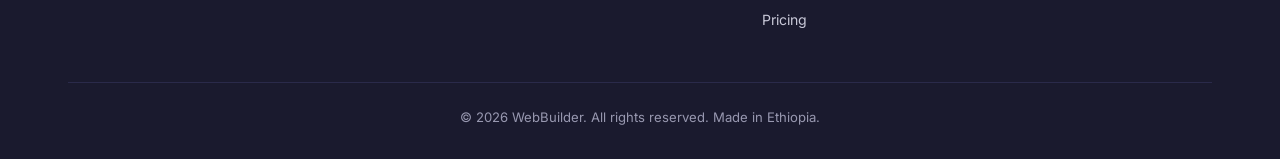
<file: pricing.html>
<!DOCTYPE html>
<html lang="en">
<head>
    <meta charset="UTF-8">
    <meta name="viewport" content="width=device-width, initial-scale=1.0">
    <title>Pricing - WebBuilder | Ethiopia 2026</title>
    <meta name="description" content="Affordable pricing for custom web development, AI solutions, and our drag-and-drop website builder. Pay in Birr with Telebirr or CBE Birr.">
    
    <link rel="preconnect" href="https://fonts.googleapis.com">
    <link rel="preconnect" href="https://fonts.gstatic.com" crossorigin>
    <link href="https://fonts.googleapis.com/css2?family=Inter:wght@400;500;600;700;800;900&display=swap" rel="stylesheet">
    
    <link rel="stylesheet" href="css/style.css">
    
    <style>
        .page-hero { padding: 140px 0 50px; text-align: center; }
        .pricing-card { background: white; border: 1px solid var(--border); border-radius: 20px; padding: 36px 28px; text-align: center; transition: all 0.3s; position: relative; }
        .pricing-card:hover { box-shadow: var(--shadow-lg); }
        .pricing-card.featured { border-color: var(--primary); box-shadow: 0 0 0 1px var(--primary), var(--shadow-xl); transform: scale(1.03); }
        .popular-badge { position: absolute; top: -14px; left: 50%; transform: translateX(-50%); background: var(--primary); color: white; padding: 6px 20px; border-radius: 100px; font-size: 0.8rem; font-weight: 700; }
        .plan-price { font-size: 3rem; font-weight: 900; margin: 16px 0 4px; }
        .plan-features { list-style: none; margin: 24px 0; text-align: left; }
        .plan-features li { padding: 8px 0; font-size: 0.9rem; color: var(--text-secondary); }
        .plan-features li::before { content: '✅ '; }
        .payment-methods { display: flex; gap: 12px; justify-content: center; flex-wrap: wrap; margin-top: 16px; }
        .payment-method { background: white; border: 1px solid var(--border); padding: 10px 18px; border-radius: 10px; font-weight: 600; font-size: 0.85rem; }
    </style>
</head>
<body>

    <header class="header">
        <div class="container">
            <nav class="navbar">
                <a href="index.html" class="navbar-brand">Web<span>Builder</span></a>
                <ul class="navbar-menu">
                    <li><a href="index.html">Home</a></li>
                    <li><a href="services.html">Services</a></li>
                    <li><a href="portfolio.html">Portfolio</a></li>
                    <li><a href="pricing.html" class="active">Pricing</a></li>
                    <li><a href="about.html">About</a></li>
                    <li><a href="contact.html">Contact</a></li>
                </ul>
                <div class="navbar-actions">
                    <a href="builder.html" class="btn btn-outline btn-sm">Try Builder</a>
                    <a href="login.html" class="btn btn-primary btn-sm">Login</a>
                    <button class="navbar-toggle" aria-label="Menu">
                        <span></span><span></span><span></span>
                    </button>
                </div>
            </nav>
        </div>
    </header>

    <section class="page-hero">
        <div class="container">
            <span class="section-tag">Pricing</span>
            <h1 class="section-title">Simple, Transparent Pricing</h1>
            <p class="section-subtitle">Choose the plan that fits your business. All plans include free SSL and hosting.</p>
        </div>
    </section>

    <section class="section-sm">
        <div class="container">
            <div class="grid-3" style="max-width:900px;margin:0 auto;">
                <div class="pricing-card">
                    <h3>Free</h3>
                    <p style="color:var(--text-muted);">For getting started</p>
                    <div class="plan-price">Br 0</div>
                    <ul class="plan-features">
                        <li>1 Website</li>
                        <li>Basic blocks</li>
                        <li>Free subdomain</li>
                        <li>SSL certificate</li>
                        <li>10 image uploads</li>
                    </ul>
                    <a href="builder.html" class="btn btn-outline btn-block">Get Started Free</a>
                </div>
                <div class="pricing-card featured">
                    <div class="popular-badge">Most Popular</div>
                    <h3>Pro</h3>
                    <p style="color:var(--text-muted);">For serious businesses</p>
                    <div class="plan-price">Br 500</div>
                    <ul class="plan-features">
                        <li>5 Websites</li>
                        <li>All premium blocks</li>
                        <li>Custom domain support</li>
                        <li>Remove branding</li>
                        <li>100 image uploads</li>
                        <li>Priority support</li>
                    </ul>
                    <a href="login.html" class="btn btn-primary btn-block">Start Pro Plan</a>
                </div>
                <div class="pricing-card">
                    <h3>Business</h3>
                    <p style="color:var(--text-muted);">For growing companies</p>
                    <div class="plan-price">Br 1,000</div>
                    <ul class="plan-features">
                        <li>Unlimited websites</li>
                        <li>Everything in Pro</li>
                        <li>eCommerce blocks</li>
                        <li>Analytics dashboard</li>
                        <li>500 image uploads</li>
                        <li>Phone support</li>
                    </ul>
                    <a href="login.html" class="btn btn-primary btn-block">Start Business Plan</a>
                </div>
            </div>
            <div class="card" style="margin-top:30px;text-align:center;">
                <h3>Custom Development</h3>
                <p style="color:var(--text-secondary);margin:12px 0;">Need a custom solution? Contact us for a personalized quote.</p>
                <p style="font-weight:700;font-size:1.2rem;color:var(--primary);">Starting from Br 5,000</p>
                <a href="contact.html" class="btn btn-primary" style="margin-top:12px;">Request a Quote</a>
                <div class="payment-methods">
                    <span class="payment-method">Telebirr</span>
                    <span class="payment-method">CBE Birr</span>
                    <span class="payment-method">HelloCash</span>
                    <span class="payment-method">Bank Card</span>
                    <span class="payment-method">Bank Transfer</span>
                </div>
            </div>
        </div>
    </section>

    <footer class="footer">
        <div class="container">
            <div class="footer-grid">
                <div class="footer-brand">
                    <a href="index.html" class="navbar-brand" style="color:white;">Web<span>Builder</span></a>
                    <p>Professional websites and AI solutions for Ethiopian businesses.</p>
                </div>
                <div class="footer-links">
                    <h4>Services</h4>
                    <ul>
                        <li><a href="services.html">Web Development</a></li>
                        <li><a href="services.html">AI Solutions</a></li>
                        <li><a href="builder.html">Website Builder</a></li>
                    </ul>
                </div>
                <div class="footer-links">
                    <h4>Company</h4>
                    <ul>
                        <li><a href="about.html">About</a></li>
                        <li><a href="portfolio.html">Portfolio</a></li>
                        <li><a href="contact.html">Contact</a></li>
                        <li><a href="pricing.html">Pricing</a></li>
                    </ul>
                </div>
                <div class="footer-links">
                    <h4>Support</h4>
                    <ul>
                        <li><a href="contact.html">Help Center</a></li>
                        <li><a href="#">Documentation</a></li>
                    </ul>
                </div>
            </div>
            <div class="footer-bottom">
                <p>&copy; 2026 WebBuilder. All rights reserved. Made in Ethiopia.</p>
            </div>
        </div>
    </footer>

    <script src="js/main.js"></script>
</body>
</html>
</file>
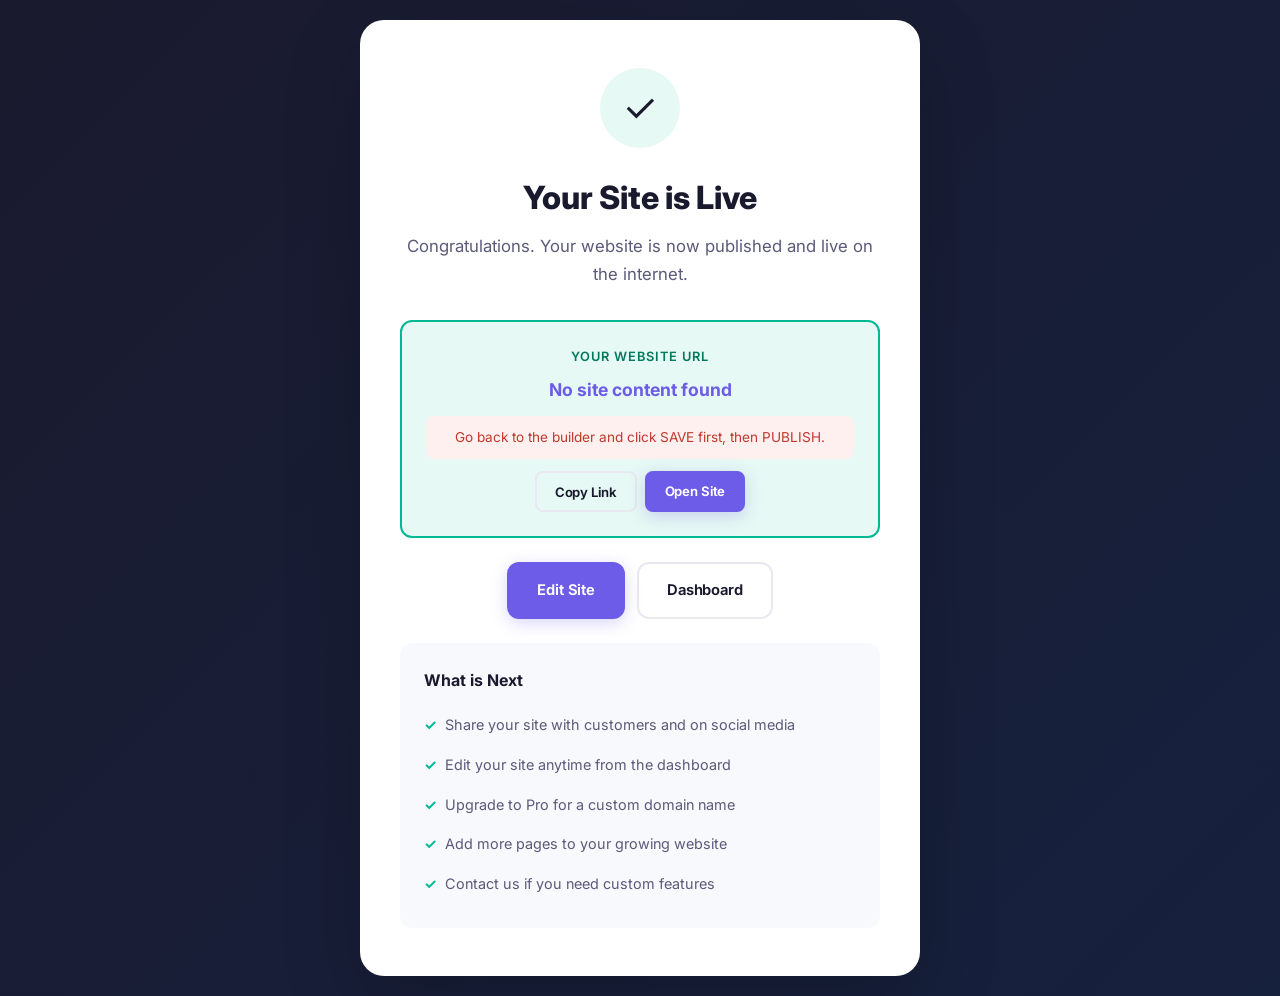
<file: publish.html>
<!DOCTYPE html>
<html lang="en">
<head>
    <meta charset="UTF-8">
    <meta name="viewport" content="width=device-width, initial-scale=1.0">
    <title>Site Published - WebBuilder | Ethiopia 2026</title>
    <meta name="description" content="Your website is now live. Share it with your customers and manage it from your WebBuilder dashboard.">
    
    <link rel="preconnect" href="https://fonts.googleapis.com">
    <link rel="preconnect" href="https://fonts.gstatic.com" crossorigin>
    <link href="https://fonts.googleapis.com/css2?family=Inter:wght@400;500;600;700;800;900&display=swap" rel="stylesheet">
    
    <link rel="stylesheet" href="css/style.css">
    
    <style>
        body {
            background: linear-gradient(135deg, #1A1A2E, #16213E);
            min-height: 100vh;
            display: flex;
            align-items: center;
            justify-content: center;
            padding: 20px;
        }
        
        .success-card {
            background: white;
            border-radius: 24px;
            padding: 48px 40px;
            max-width: 560px;
            width: 100%;
            text-align: center;
            box-shadow: 0 30px 80px rgba(0,0,0,0.2);
        }
        
        .success-icon {
            width: 80px;
            height: 80px;
            background: #E6F9F4;
            border-radius: 50%;
            display: flex;
            align-items: center;
            justify-content: center;
            margin: 0 auto 24px;
            font-size: 2.5rem;
        }
        
        h1 {
            font-size: 2rem;
            font-weight: 800;
            color: #1A1A2E;
            margin-bottom: 8px;
        }
        
        .subtitle {
            color: #5A5A7A;
            font-size: 1.05rem;
            margin-bottom: 32px;
        }
        
        .url-box {
            background: #E6F9F4;
            border: 2px solid #00B894;
            border-radius: 12px;
            padding: 24px;
            margin-bottom: 24px;
        }
        
        .url-label {
            font-size: 0.8rem;
            font-weight: 600;
            color: #007A5E;
            text-transform: uppercase;
            letter-spacing: 1px;
            margin-bottom: 8px;
        }
        
        .url-link {
            font-size: 1.1rem;
            font-weight: 700;
            color: #6C5CE7;
            word-break: break-all;
            text-decoration: none;
        }
        
        .url-link:hover {
            text-decoration: underline;
        }
        
        .url-actions {
            display: flex;
            gap: 8px;
            justify-content: center;
            margin-top: 12px;
        }
        
        .btn-group {
            display: flex;
            gap: 12px;
            flex-wrap: wrap;
            justify-content: center;
            margin-bottom: 24px;
        }
        
        .publishing-status {
            display: none;
            padding: 10px;
            border-radius: 8px;
            margin-top: 12px;
            font-size: 0.85rem;
        }
        
        .publishing-status.loading {
            display: block;
            background: #FFF9F0;
            color: #B88000;
        }
        
        .publishing-status.success {
            display: block;
            background: #E6F9F4;
            color: #007A5E;
        }
        
        .publishing-status.error {
            display: block;
            background: #FFF0F0;
            color: #C0392B;
        }
        
        .share-section {
            padding-top: 24px;
            border-top: 1px solid #E8E8F0;
        }
        
        .share-section h3 {
            font-size: 1rem;
            margin-bottom: 16px;
            color: #1A1A2E;
        }
        
        .share-buttons {
            display: flex;
            gap: 12px;
            justify-content: center;
            flex-wrap: wrap;
        }
        
        .share-btn {
            width: 48px;
            height: 48px;
            border-radius: 50%;
            display: flex;
            align-items: center;
            justify-content: center;
            cursor: pointer;
            border: none;
            font-weight: 700;
            font-size: 0.8rem;
            color: white;
            transition: all 0.2s;
            text-decoration: none;
        }
        
        .share-btn:hover {
            transform: scale(1.1);
        }
        
        .share-fb { background: #1877F2; }
        .share-tg { background: #26A5E4; }
        .share-wa { background: #25D366; }
        .share-tw { background: #000000; }
        .share-li { background: #0A66C2; }
        
        .next-steps {
            text-align: left;
            background: #F8F9FC;
            border-radius: 12px;
            padding: 24px;
            margin-top: 24px;
        }
        
        .next-steps h3 {
            font-size: 1rem;
            margin-bottom: 12px;
        }
        
        .next-steps ul {
            list-style: none;
            padding: 0;
        }
        
        .next-steps li {
            padding: 8px 0;
            font-size: 0.9rem;
            color: #5A5A7A;
            display: flex;
            align-items: center;
            gap: 8px;
        }
        
        .next-steps li::before {
            content: '\2713';
            color: #00B894;
            font-weight: 700;
        }
    </style>
</head>
<body>
    
    <div class="success-card">
        <div class="success-icon">&#10003;</div>
        <h1>Your Site is Live</h1>
        <p class="subtitle">Congratulations. Your website is now published and live on the internet.</p>
        
        <div class="url-box">
            <div class="url-label">Your Website URL</div>
            <a class="url-link" id="site-url" href="#" target="_blank">Publishing your site...</a>
            <div class="publishing-status loading" id="publish-status">Please wait while we publish your site...</div>
            <div class="url-actions">
                <button class="btn btn-sm btn-outline" onclick="copyUrl()">Copy Link</button>
                <a href="#" class="btn btn-sm btn-primary" id="visit-btn" target="_blank">Open Site</a>
            </div>
        </div>
        
        <div class="btn-group">
            <a href="builder.html" class="btn btn-primary">Edit Site</a>
            <a href="dashboard.html" class="btn btn-outline">Dashboard</a>
        </div>
        
        <div class="share-section" id="share-section" style="display:none;">
            <h3>Share Your Website</h3>
            <div class="share-buttons">
                <a href="#" class="share-btn share-fb" id="share-fb" target="_blank">FB</a>
                <a href="#" class="share-btn share-tg" id="share-tg" target="_blank">TG</a>
                <a href="#" class="share-btn share-wa" id="share-wa" target="_blank">WA</a>
                <a href="#" class="share-btn share-tw" id="share-tw" target="_blank">X</a>
                <a href="#" class="share-btn share-li" id="share-li" target="_blank">LI</a>
            </div>
        </div>
        
        <div class="next-steps">
            <h3>What is Next</h3>
            <ul>
                <li>Share your site with customers and on social media</li>
                <li>Edit your site anytime from the dashboard</li>
                <li>Upgrade to Pro for a custom domain name</li>
                <li>Add more pages to your growing website</li>
                <li>Contact us if you need custom features</li>
            </ul>
        </div>
    </div>
    
    <script>
        const GITHUB_USER = 'developereth';
        const WORKER_URL = 'https://webbuilder-api.developeraddis.workers.dev';
        
        function getSiteName() {
            const params = new URLSearchParams(window.location.search);
            return params.get('site') || 'my-site';
        }
        
        function getCleanName() {
            return getSiteName().replace(/[^a-z0-9-]/g, '-').toLowerCase();
        }
        
        function getSiteUrl() {
            return `https://${GITHUB_USER}.github.io/webbuilder-sites/sites/${getCleanName()}/`;
        }
        
        function setupShareLinks(siteUrl) {
            const encodedUrl = encodeURIComponent(siteUrl);
            const message = encodeURIComponent('Check out my new website built with WebBuilder!');
            
            document.getElementById('share-fb').href = 'https://www.facebook.com/sharer/sharer.php?u=' + encodedUrl;
            document.getElementById('share-tg').href = 'https://t.me/share/url?url=' + encodedUrl + '&text=' + message;
            document.getElementById('share-wa').href = 'https://wa.me/?text=' + message + '%20' + encodedUrl;
            document.getElementById('share-tw').href = 'https://twitter.com/intent/tweet?url=' + encodedUrl + '&text=' + message;
            document.getElementById('share-li').href = 'https://www.linkedin.com/sharing/share-offsite/?url=' + encodedUrl;
            
            document.getElementById('share-section').style.display = 'block';
        }
        
        function copyUrl() {
            const siteUrl = getSiteUrl();
            if (siteUrl.includes('undefined')) {
                alert('Site is still publishing. Please wait.');
                return;
            }
            navigator.clipboard.writeText(siteUrl).then(() => {
                alert('URL copied to clipboard.');
            }).catch(() => {
                prompt('Copy this URL:', siteUrl);
            });
        }
        
        async function publishSite() {
            const siteName = getSiteName();
            const cleanName = getCleanName();
            const content = localStorage.getItem('wb_site_' + siteName);
            
            if (!content) {
                document.getElementById('site-url').textContent = 'No site content found';
                document.getElementById('publish-status').className = 'publishing-status error';
                document.getElementById('publish-status').textContent = 'Go back to the builder and click SAVE first, then PUBLISH.';
                return;
            }
            
            const cleanHTML = content.replace(/<div class="block-toolbar"[^>]*>[\s\S]*?<\/div>/g, '');
            
            try {
                const response = await fetch(`${WORKER_URL}/publish`, {
                    method: 'POST',
                    headers: { 'Content-Type': 'application/json' },
                    body: JSON.stringify({
                        siteName: siteName,
                        html: cleanHTML
                    })
                });
                
                const result = await response.json();
                
                if (result.success) {
                    document.getElementById('site-url').textContent = result.url;
                    document.getElementById('site-url').href = result.url;
                    document.getElementById('visit-btn').href = result.url;
                    document.getElementById('publish-status').className = 'publishing-status success';
                    document.getElementById('publish-status').textContent = 'Your site is live! It may take 30 seconds to appear.';
                    setupShareLinks(result.url);
                } else {
                    document.getElementById('site-url').textContent = 'Publishing failed';
                    document.getElementById('publish-status').className = 'publishing-status error';
                    document.getElementById('publish-status').textContent = result.error || 'Unknown error. Please try again.';
                }
            } catch (error) {
                console.error('Publish error:', error);
                document.getElementById('site-url').textContent = 'Connection error';
                document.getElementById('publish-status').className = 'publishing-status error';
                document.getElementById('publish-status').textContent = 'Cannot connect to publishing server. The Worker URL may be wrong.';
            }
        }
        
        publishSite();
    </script>
    
</body>
</html>
</file>
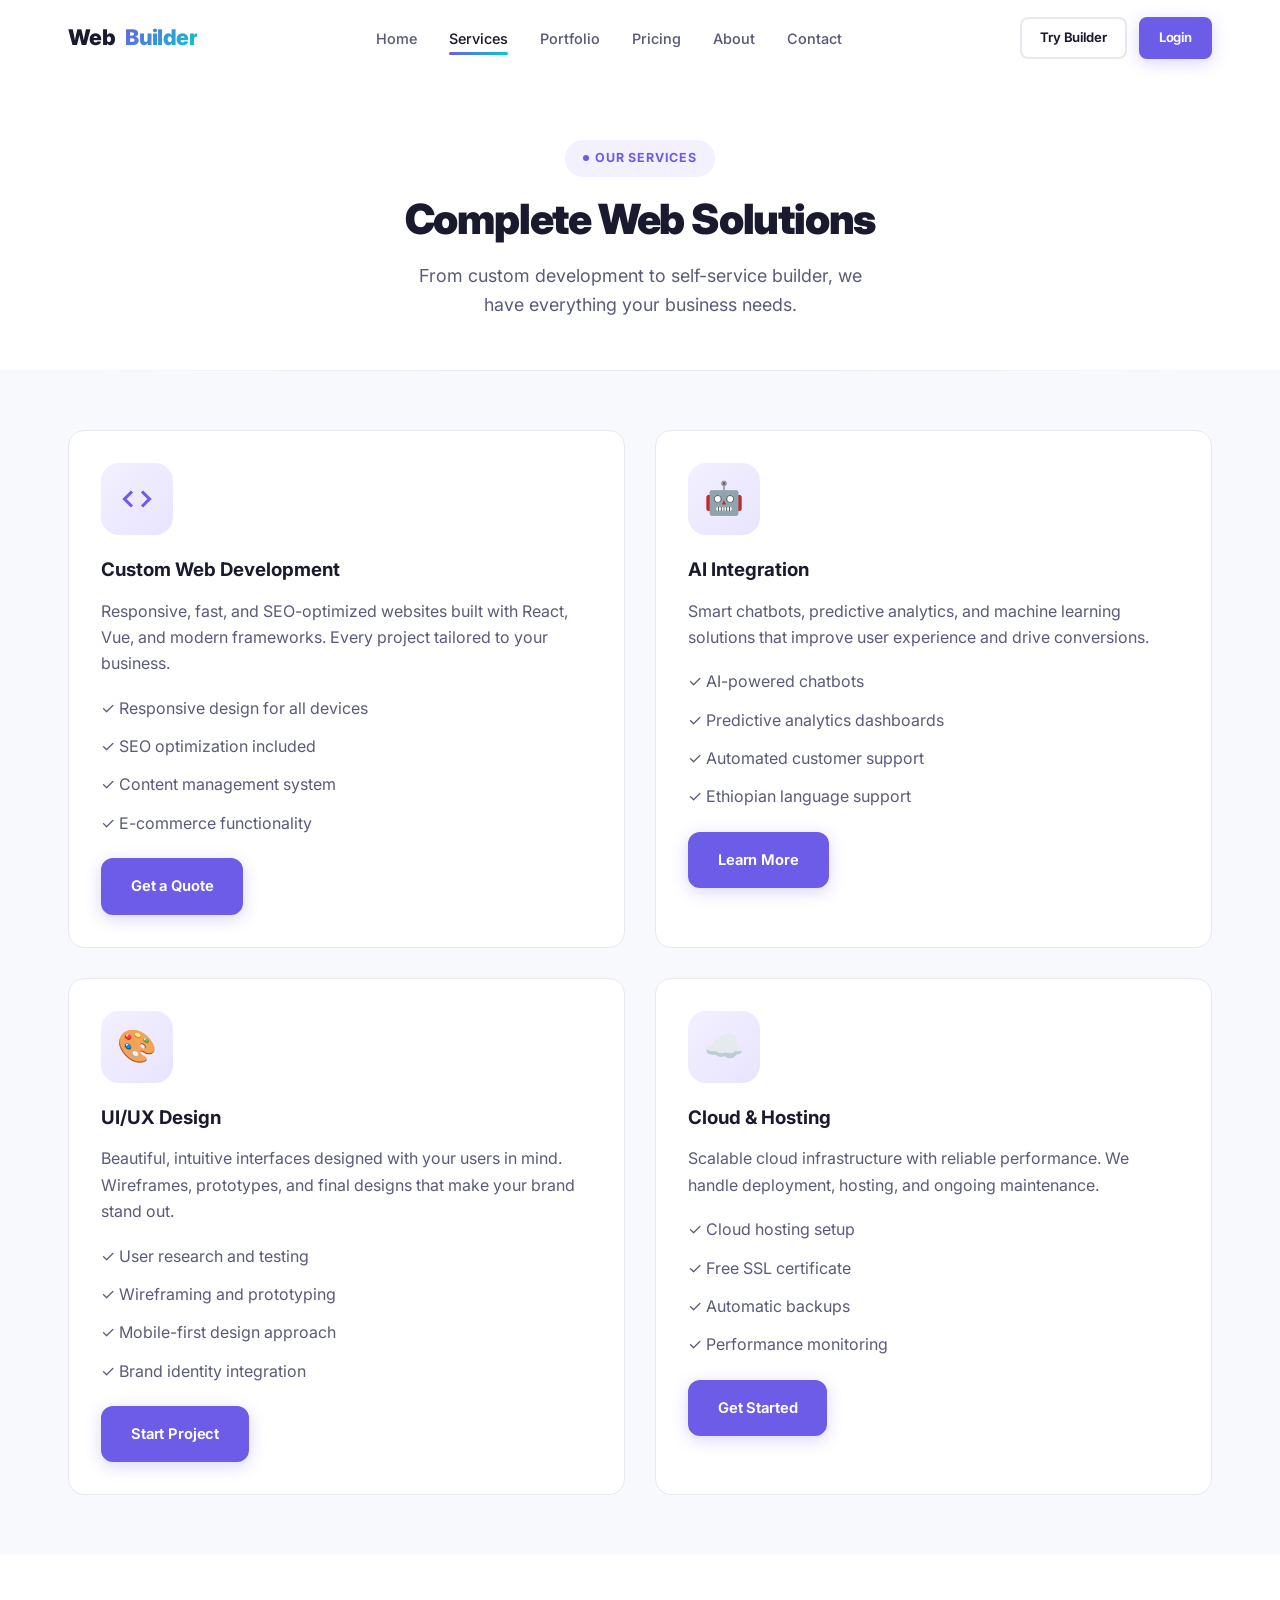
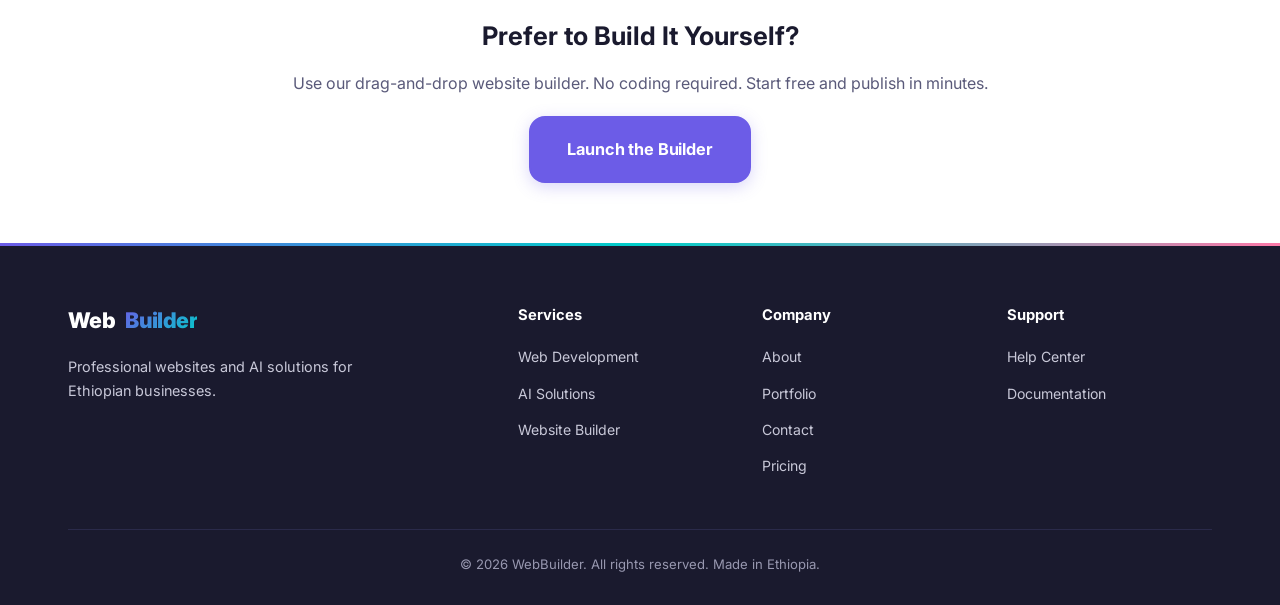
<file: services.html>
<!DOCTYPE html>
<html lang="en">
<head>
    <meta charset="UTF-8">
    <meta name="viewport" content="width=device-width, initial-scale=1.0">
    <title>Services - WebBuilder | Ethiopia 2026</title>
    <meta name="description" content="Professional web development, AI integration, UI/UX design, and website builder services for Ethiopian businesses.">
    
    <link rel="preconnect" href="https://fonts.googleapis.com">
    <link rel="preconnect" href="https://fonts.gstatic.com" crossorigin>
    <link href="https://fonts.googleapis.com/css2?family=Inter:wght@400;500;600;700;800;900&display=swap" rel="stylesheet">
    
    <link rel="stylesheet" href="css/style.css">
    
    <style>
        .service-icon-large {
            width: 72px;
            height: 72px;
            background: linear-gradient(135deg, var(--primary-light), #E8E4FF);
            border-radius: 18px;
            display: flex;
            align-items: center;
            justify-content: center;
            color: var(--primary);
            font-size: 2rem;
            margin-bottom: 20px;
        }
        .page-hero {
            padding: 140px 0 50px;
            text-align: center;
        }
    </style>
</head>
<body>

    <header class="header">
        <div class="container">
            <nav class="navbar">
                <a href="index.html" class="navbar-brand">Web<span>Builder</span></a>
                <ul class="navbar-menu">
                    <li><a href="index.html">Home</a></li>
                    <li><a href="services.html" class="active">Services</a></li>
                    <li><a href="portfolio.html">Portfolio</a></li>
                    <li><a href="pricing.html">Pricing</a></li>
                    <li><a href="about.html">About</a></li>
                    <li><a href="contact.html">Contact</a></li>
                </ul>
                <div class="navbar-actions">
                    <a href="builder.html" class="btn btn-outline btn-sm">Try Builder</a>
                    <a href="login.html" class="btn btn-primary btn-sm">Login</a>
                    <button class="navbar-toggle" aria-label="Menu">
                        <span></span><span></span><span></span>
                    </button>
                </div>
            </nav>
        </div>
    </header>

    <section class="page-hero">
        <div class="container">
            <span class="section-tag">Our Services</span>
            <h1 class="section-title">Complete Web Solutions</h1>
            <p class="section-subtitle">From custom development to self-service builder, we have everything your business needs.</p>
        </div>
    </section>

    <section class="section-sm section-bg">
        <div class="container">
            <div class="grid-2" style="gap:30px;">
                <div class="card">
                    <div class="service-icon-large">
                        <svg width="30" height="30" viewBox="0 0 24 24" fill="none" stroke="currentColor" stroke-width="2.5"><polyline points="16 18 22 12 16 6"></polyline><polyline points="8 6 2 12 8 18"></polyline></svg>
                    </div>
                    <h3>Custom Web Development</h3>
                    <p style="color:var(--text-secondary);margin:12px 0;">Responsive, fast, and SEO-optimized websites built with React, Vue, and modern frameworks. Every project tailored to your business.</p>
                    <ul style="margin-bottom:16px;">
                        <li style="padding:6px 0;color:var(--text-secondary);">✓ Responsive design for all devices</li>
                        <li style="padding:6px 0;color:var(--text-secondary);">✓ SEO optimization included</li>
                        <li style="padding:6px 0;color:var(--text-secondary);">✓ Content management system</li>
                        <li style="padding:6px 0;color:var(--text-secondary);">✓ E-commerce functionality</li>
                    </ul>
                    <a href="contact.html" class="btn btn-primary">Get a Quote</a>
                </div>

                <div class="card">
                    <div class="service-icon-large">🤖</div>
                    <h3>AI Integration</h3>
                    <p style="color:var(--text-secondary);margin:12px 0;">Smart chatbots, predictive analytics, and machine learning solutions that improve user experience and drive conversions.</p>
                    <ul style="margin-bottom:16px;">
                        <li style="padding:6px 0;color:var(--text-secondary);">✓ AI-powered chatbots</li>
                        <li style="padding:6px 0;color:var(--text-secondary);">✓ Predictive analytics dashboards</li>
                        <li style="padding:6px 0;color:var(--text-secondary);">✓ Automated customer support</li>
                        <li style="padding:6px 0;color:var(--text-secondary);">✓ Ethiopian language support</li>
                    </ul>
                    <a href="contact.html" class="btn btn-primary">Learn More</a>
                </div>

                <div class="card">
                    <div class="service-icon-large">🎨</div>
                    <h3>UI/UX Design</h3>
                    <p style="color:var(--text-secondary);margin:12px 0;">Beautiful, intuitive interfaces designed with your users in mind. Wireframes, prototypes, and final designs that make your brand stand out.</p>
                    <ul style="margin-bottom:16px;">
                        <li style="padding:6px 0;color:var(--text-secondary);">✓ User research and testing</li>
                        <li style="padding:6px 0;color:var(--text-secondary);">✓ Wireframing and prototyping</li>
                        <li style="padding:6px 0;color:var(--text-secondary);">✓ Mobile-first design approach</li>
                        <li style="padding:6px 0;color:var(--text-secondary);">✓ Brand identity integration</li>
                    </ul>
                    <a href="contact.html" class="btn btn-primary">Start Project</a>
                </div>

                <div class="card">
                    <div class="service-icon-large">☁️</div>
                    <h3>Cloud & Hosting</h3>
                    <p style="color:var(--text-secondary);margin:12px 0;">Scalable cloud infrastructure with reliable performance. We handle deployment, hosting, and ongoing maintenance.</p>
                    <ul style="margin-bottom:16px;">
                        <li style="padding:6px 0;color:var(--text-secondary);">✓ Cloud hosting setup</li>
                        <li style="padding:6px 0;color:var(--text-secondary);">✓ Free SSL certificate</li>
                        <li style="padding:6px 0;color:var(--text-secondary);">✓ Automatic backups</li>
                        <li style="padding:6px 0;color:var(--text-secondary);">✓ Performance monitoring</li>
                    </ul>
                    <a href="contact.html" class="btn btn-primary">Get Started</a>
                </div>
            </div>
        </div>
    </section>

    <section class="section-sm text-center">
        <div class="container">
            <h2 style="font-size:1.6rem;margin-bottom:12px;">Prefer to Build It Yourself?</h2>
            <p style="color:var(--text-secondary);margin-bottom:20px;">Use our drag-and-drop website builder. No coding required. Start free and publish in minutes.</p>
            <a href="builder.html" class="btn btn-primary btn-lg">Launch the Builder</a>
        </div>
    </section>

    <footer class="footer">
        <div class="container">
            <div class="footer-grid">
                <div class="footer-brand">
                    <a href="index.html" class="navbar-brand" style="color:white;">Web<span>Builder</span></a>
                    <p>Professional websites and AI solutions for Ethiopian businesses.</p>
                </div>
                <div class="footer-links">
                    <h4>Services</h4>
                    <ul>
                        <li><a href="services.html">Web Development</a></li>
                        <li><a href="services.html">AI Solutions</a></li>
                        <li><a href="builder.html">Website Builder</a></li>
                    </ul>
                </div>
                <div class="footer-links">
                    <h4>Company</h4>
                    <ul>
                        <li><a href="about.html">About</a></li>
                        <li><a href="portfolio.html">Portfolio</a></li>
                        <li><a href="contact.html">Contact</a></li>
                        <li><a href="pricing.html">Pricing</a></li>
                    </ul>
                </div>
                <div class="footer-links">
                    <h4>Support</h4>
                    <ul>
                        <li><a href="contact.html">Help Center</a></li>
                        <li><a href="#">Documentation</a></li>
                    </ul>
                </div>
            </div>
            <div class="footer-bottom">
                <p>&copy; 2026 WebBuilder. All rights reserved. Made in Ethiopia.</p>
            </div>
        </div>
    </footer>

    <script src="js/main.js"></script>
</body>
</html>
</file>
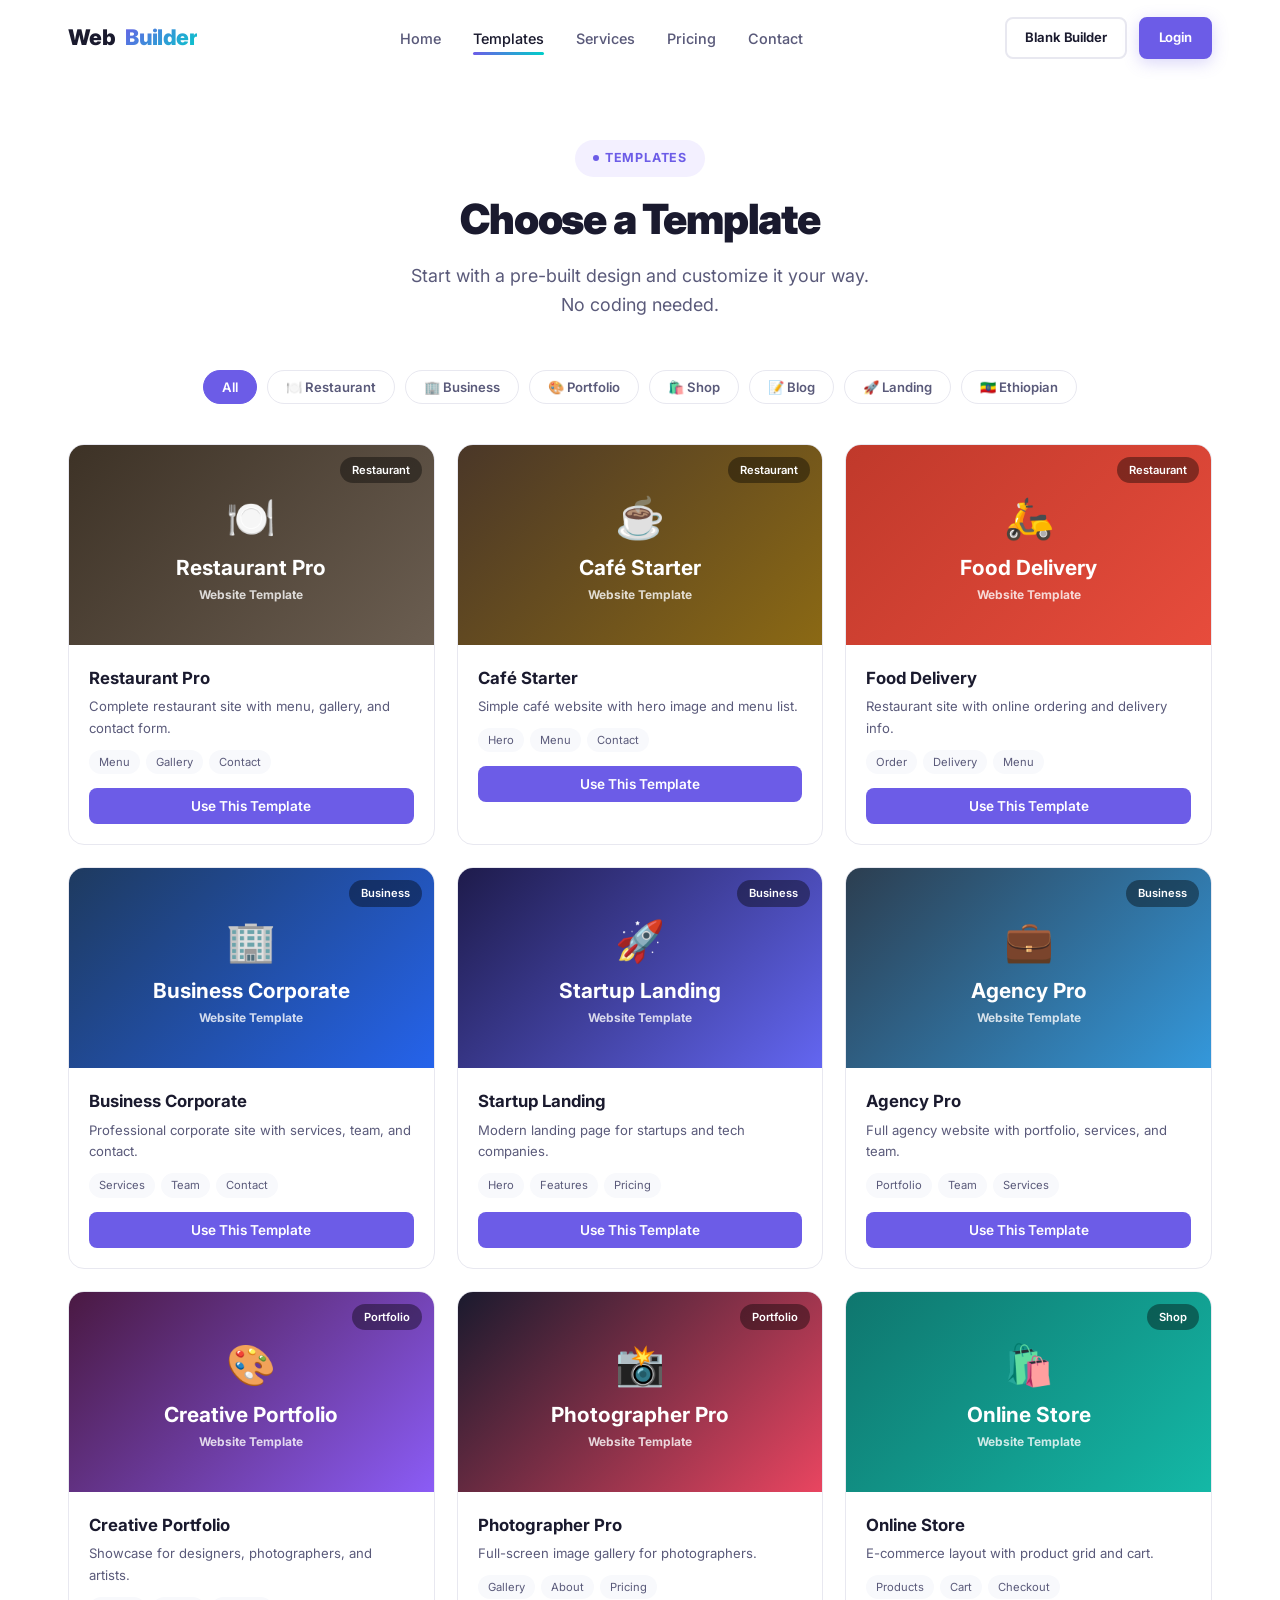
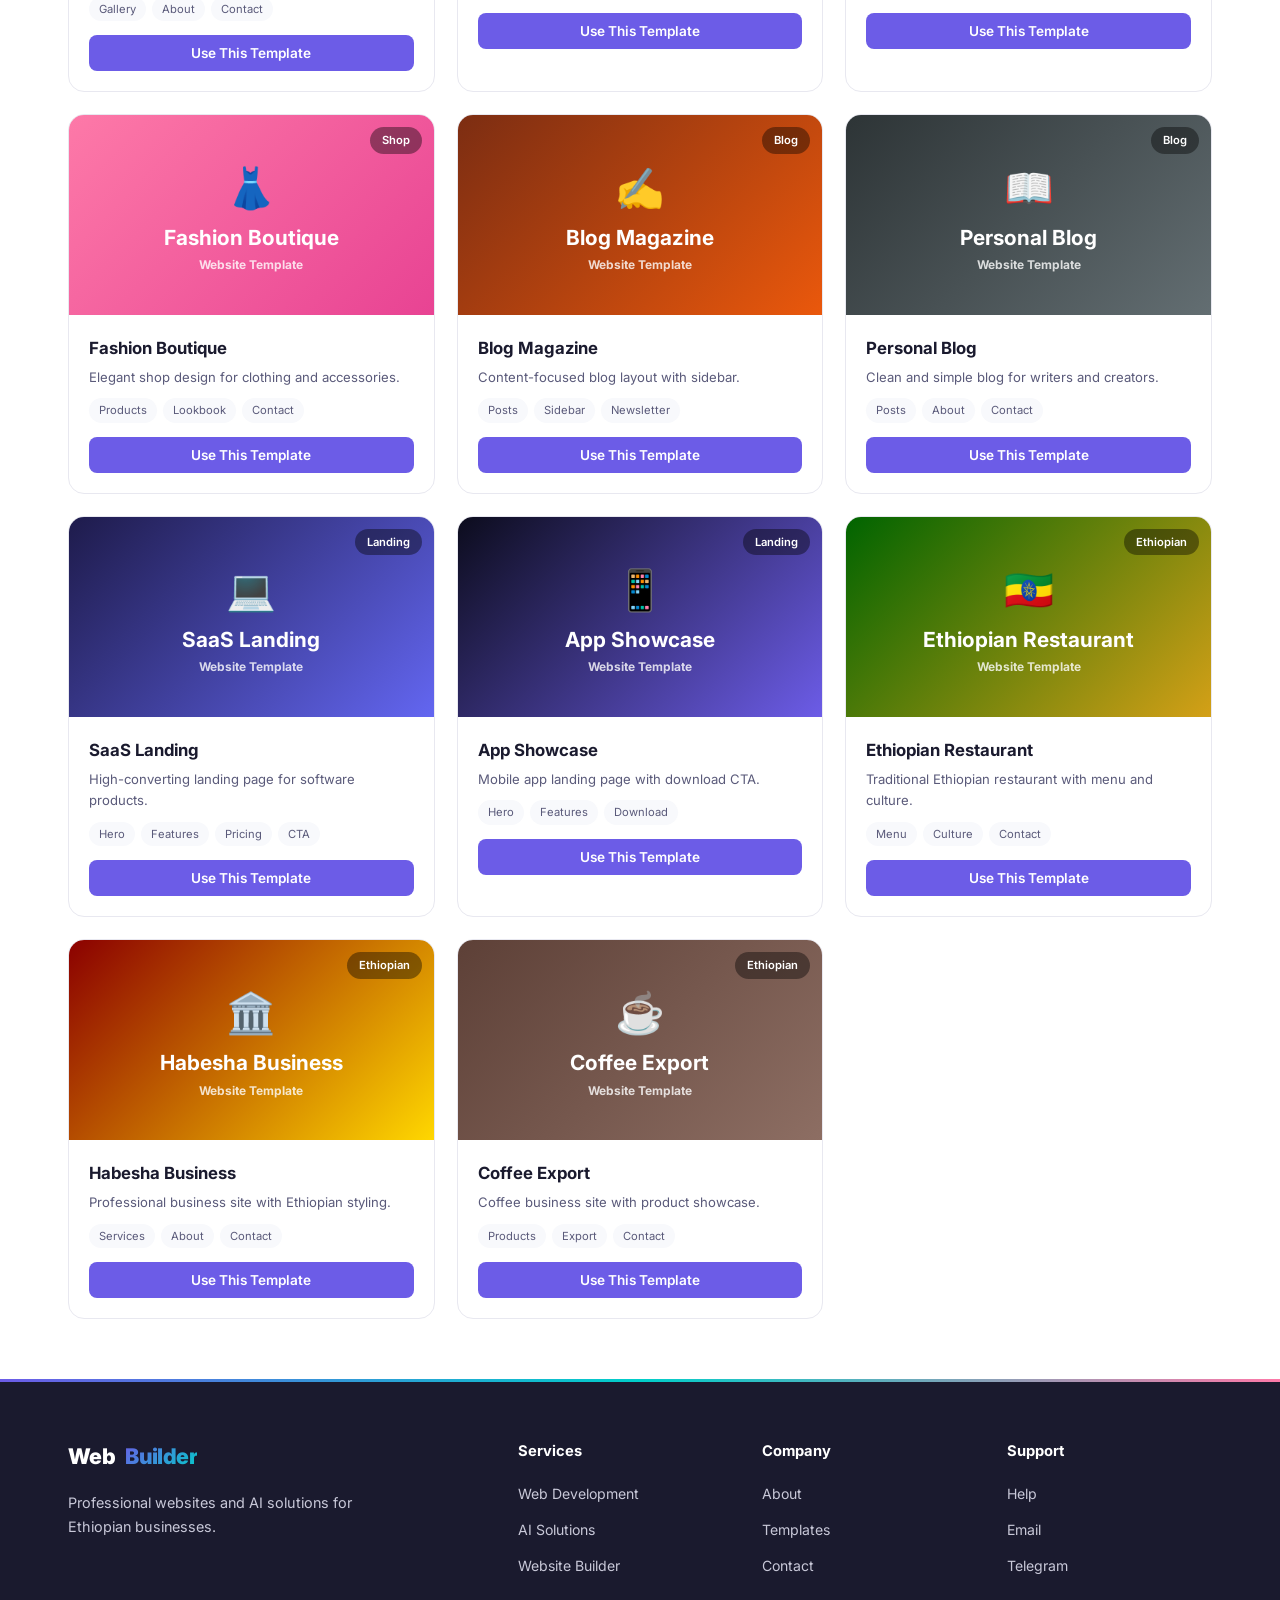
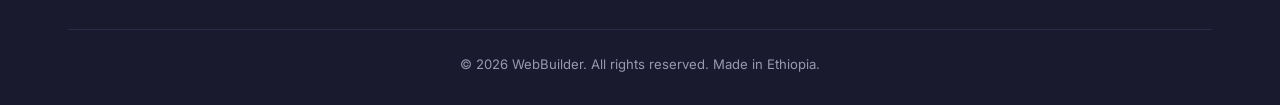
<file: templates.html>
<!DOCTYPE html>
<html lang="en">
<head>
    <meta charset="UTF-8">
    <meta name="viewport" content="width=device-width, initial-scale=1.0">
    <title>Templates - WebBuilder | Ethiopia 2026</title>
    <meta name="description" content="Choose from professional pre-built website templates for your Ethiopian business. Restaurant, business, portfolio, shop, and more.">
    
    <link rel="preconnect" href="https://fonts.googleapis.com">
    <link rel="preconnect" href="https://fonts.gstatic.com" crossorigin>
    <link href="https://fonts.googleapis.com/css2?family=Inter:wght@400;500;600;700;800;900&display=swap" rel="stylesheet">
    
    <link rel="stylesheet" href="css/style.css">
    
    <style>
        .page-hero { padding: 140px 0 50px; text-align: center; }
        
        .filter-bar { display: flex; gap: 10px; justify-content: center; flex-wrap: wrap; margin-bottom: 40px; }
        
        .filter-btn {
            padding: 8px 18px; border-radius: 100px; font-size: 0.82rem; font-weight: 600;
            cursor: pointer; border: 1.5px solid var(--border); background: white; color: var(--text-secondary);
            transition: all 0.2s; font-family: inherit;
        }
        .filter-btn:hover { border-color: var(--primary); color: var(--primary); }
        .filter-btn.active { background: var(--primary); color: white; border-color: var(--primary); }
        
        .template-grid { display: grid; grid-template-columns: repeat(3, 1fr); gap: 22px; padding-bottom: 60px; }
        
        .template-card {
            background: white; border-radius: 16px; overflow: hidden; border: 1px solid var(--border);
            transition: all 0.3s; cursor: pointer;
        }
        .template-card:hover { transform: translateY(-5px); box-shadow: var(--shadow-xl); }
        
        .template-preview { height: 200px; display: flex; align-items: center; justify-content: center; color: white; font-weight: 700; position: relative; }
        .template-preview .preview-title { font-size: 1.3rem; }
        .template-preview .preview-sub { font-size: 0.75rem; opacity: 0.8; display: block; }
        .template-badge { position: absolute; top: 12px; right: 12px; background: rgba(0,0,0,0.4); color: white; padding: 4px 12px; border-radius: 100px; font-size: 0.7rem; font-weight: 600; text-transform: capitalize; }
        
        .template-info { padding: 20px; }
        .template-info h3 { font-size: 1.05rem; margin-bottom: 4px; }
        .template-info p { font-size: 0.82rem; color: var(--text-secondary); margin-bottom: 10px; }
        .template-tags { display: flex; gap: 6px; flex-wrap: wrap; margin-bottom: 14px; }
        .template-tag { font-size: 0.7rem; padding: 3px 10px; background: var(--bg-secondary); border-radius: 100px; color: var(--text-secondary); }
        
        .use-btn { width: 100%; padding: 10px; background: var(--primary); color: white; border: none; border-radius: 8px; font-weight: 600; font-size: 0.85rem; cursor: pointer; font-family: inherit; transition: all 0.2s; }
        .use-btn:hover { background: var(--primary-dark); }

        @media (max-width: 1024px) { .template-grid { grid-template-columns: repeat(2, 1fr); } }
        @media (max-width: 600px) { .template-grid { grid-template-columns: 1fr; } }
    </style>
</head>
<body>

    <header class="header">
        <div class="container">
            <nav class="navbar">
                <a href="index.html" class="navbar-brand">Web<span>Builder</span></a>
                <ul class="navbar-menu">
                    <li><a href="index.html">Home</a></li>
                    <li><a href="templates.html" class="active">Templates</a></li>
                    <li><a href="services.html">Services</a></li>
                    <li><a href="pricing.html">Pricing</a></li>
                    <li><a href="contact.html">Contact</a></li>
                </ul>
                <div class="navbar-actions">
                    <a href="builder.html" class="btn btn-outline btn-sm">Blank Builder</a>
                    <a href="login.html" class="btn btn-primary btn-sm">Login</a>
                    <button class="navbar-toggle" aria-label="Menu">
                        <span></span><span></span><span></span>
                    </button>
                </div>
            </nav>
        </div>
    </header>

    <section class="page-hero">
        <div class="container">
            <span class="section-tag">Templates</span>
            <h1 class="section-title">Choose a Template</h1>
            <p class="section-subtitle">Start with a pre-built design and customize it your way. No coding needed.</p>
        </div>
    </section>

    <div class="container">
        <div class="filter-bar">
            <button class="filter-btn active" onclick="filterTemplates('all', this)">All</button>
            <button class="filter-btn" onclick="filterTemplates('restaurant', this)">🍽️ Restaurant</button>
            <button class="filter-btn" onclick="filterTemplates('business', this)">🏢 Business</button>
            <button class="filter-btn" onclick="filterTemplates('portfolio', this)">🎨 Portfolio</button>
            <button class="filter-btn" onclick="filterTemplates('shop', this)">🛍️ Shop</button>
            <button class="filter-btn" onclick="filterTemplates('blog', this)">📝 Blog</button>
            <button class="filter-btn" onclick="filterTemplates('landing', this)">🚀 Landing</button>
            <button class="filter-btn" onclick="filterTemplates('ethiopian', this)">🇪🇹 Ethiopian</button>
        </div>
    </div>

    <div class="container">
        <div class="template-grid" id="template-grid"></div>
    </div>

    <footer class="footer">
        <div class="container">
            <div class="footer-grid">
                <div class="footer-brand">
                    <a href="index.html" class="navbar-brand" style="color:white;">Web<span>Builder</span></a>
                    <p>Professional websites and AI solutions for Ethiopian businesses.</p>
                </div>
                <div class="footer-links">
                    <h4>Services</h4>
                    <ul>
                        <li><a href="services.html">Web Development</a></li>
                        <li><a href="services.html">AI Solutions</a></li>
                        <li><a href="builder.html">Website Builder</a></li>
                    </ul>
                </div>
                <div class="footer-links">
                    <h4>Company</h4>
                    <ul>
                        <li><a href="about.html">About</a></li>
                        <li><a href="templates.html">Templates</a></li>
                        <li><a href="contact.html">Contact</a></li>
                    </ul>
                </div>
                <div class="footer-links">
                    <h4>Support</h4>
                    <ul>
                        <li><a href="contact.html">Help</a></li>
                        <li><a href="mailto:agoodperception@gmail.com">Email</a></li>
                        <li><a href="https://t.me/powr_addis">Telegram</a></li>
                    </ul>
                </div>
            </div>
            <div class="footer-bottom">
                <p>&copy; 2026 WebBuilder. All rights reserved. Made in Ethiopia.</p>
            </div>
        </div>
    </footer>

    <script src="js/main.js"></script>
    <script>
        const templates = [
            { id: 'restaurant-1', name: 'Restaurant Pro', desc: 'Complete restaurant site with menu, gallery, and contact form.', category: 'restaurant', tags: ['Menu', 'Gallery', 'Contact'], color: 'linear-gradient(135deg, #3d3226, #6b5e51)', icon: '🍽️', blocks: ['hero', 'heading', 'text', 'image', 'heading', 'text', 'contact'] },
            { id: 'restaurant-2', name: 'Café Starter', desc: 'Simple café website with hero image and menu list.', category: 'restaurant', tags: ['Hero', 'Menu', 'Contact'], color: 'linear-gradient(135deg, #4a3728, #8b6914)', icon: '☕', blocks: ['hero', 'heading', 'text', 'button', 'contact'] },
            { id: 'restaurant-3', name: 'Food Delivery', desc: 'Restaurant site with online ordering and delivery info.', category: 'restaurant', tags: ['Order', 'Delivery', 'Menu'], color: 'linear-gradient(135deg, #c0392b, #e74c3c)', icon: '🛵', blocks: ['hero', 'features', 'pricing', 'contact'] },
            { id: 'business-1', name: 'Business Corporate', desc: 'Professional corporate site with services, team, and contact.', category: 'business', tags: ['Services', 'Team', 'Contact'], color: 'linear-gradient(135deg, #1e3a5f, #2563eb)', icon: '🏢', blocks: ['hero', 'features', 'heading', 'text', 'testimonials', 'contact'] },
            { id: 'business-2', name: 'Startup Landing', desc: 'Modern landing page for startups and tech companies.', category: 'business', tags: ['Hero', 'Features', 'Pricing'], color: 'linear-gradient(135deg, #1e1b4b, #6366f1)', icon: '🚀', blocks: ['hero', 'features', 'pricing', 'button', 'testimonials'] },
            { id: 'business-3', name: 'Agency Pro', desc: 'Full agency website with portfolio, services, and team.', category: 'business', tags: ['Portfolio', 'Team', 'Services'], color: 'linear-gradient(135deg, #2c3e50, #3498db)', icon: '💼', blocks: ['hero', 'features', 'heading', 'text', 'testimonials', 'contact'] },
            { id: 'portfolio-1', name: 'Creative Portfolio', desc: 'Showcase for designers, photographers, and artists.', category: 'portfolio', tags: ['Gallery', 'About', 'Contact'], color: 'linear-gradient(135deg, #4a1942, #8b5cf6)', icon: '🎨', blocks: ['hero', 'image', 'heading', 'text', 'image', 'contact'] },
            { id: 'portfolio-2', name: 'Photographer Pro', desc: 'Full-screen image gallery for photographers.', category: 'portfolio', tags: ['Gallery', 'About', 'Pricing'], color: 'linear-gradient(135deg, #1a1a2e, #e94560)', icon: '📸', blocks: ['hero', 'image', 'heading', 'text', 'testimonials', 'contact'] },
            { id: 'shop-1', name: 'Online Store', desc: 'E-commerce layout with product grid and cart.', category: 'shop', tags: ['Products', 'Cart', 'Checkout'], color: 'linear-gradient(135deg, #0f766e, #14b8a6)', icon: '🛍️', blocks: ['hero', 'features', 'pricing', 'button', 'contact'] },
            { id: 'shop-2', name: 'Fashion Boutique', desc: 'Elegant shop design for clothing and accessories.', category: 'shop', tags: ['Products', 'Lookbook', 'Contact'], color: 'linear-gradient(135deg, #fd79a8, #e84393)', icon: '👗', blocks: ['hero', 'image', 'heading', 'text', 'contact'] },
            { id: 'blog-1', name: 'Blog Magazine', desc: 'Content-focused blog layout with sidebar.', category: 'blog', tags: ['Posts', 'Sidebar', 'Newsletter'], color: 'linear-gradient(135deg, #7c2d12, #ea580c)', icon: '✍️', blocks: ['hero', 'heading', 'text', 'image', 'heading', 'text', 'social'] },
            { id: 'blog-2', name: 'Personal Blog', desc: 'Clean and simple blog for writers and creators.', category: 'blog', tags: ['Posts', 'About', 'Contact'], color: 'linear-gradient(135deg, #2d3436, #636e72)', icon: '📖', blocks: ['hero', 'heading', 'text', 'image', 'text', 'social'] },
            { id: 'landing-1', name: 'SaaS Landing', desc: 'High-converting landing page for software products.', category: 'landing', tags: ['Hero', 'Features', 'Pricing', 'CTA'], color: 'linear-gradient(135deg, #1e1b4b, #6366f1)', icon: '💻', blocks: ['hero', 'features', 'pricing', 'testimonials', 'button'] },
            { id: 'landing-2', name: 'App Showcase', desc: 'Mobile app landing page with download CTA.', category: 'landing', tags: ['Hero', 'Features', 'Download'], color: 'linear-gradient(135deg, #0c0c1d, #6c5ce7)', icon: '📱', blocks: ['hero', 'features', 'button', 'testimonials', 'social'] },
            { id: 'ethiopian-1', name: 'Ethiopian Restaurant', desc: 'Traditional Ethiopian restaurant with menu and culture.', category: 'ethiopian', tags: ['Menu', 'Culture', 'Contact'], color: 'linear-gradient(135deg, #006400, #d4a017)', icon: '🇪🇹', blocks: ['hero', 'heading', 'text', 'image', 'heading', 'text', 'contact'] },
            { id: 'ethiopian-2', name: 'Habesha Business', desc: 'Professional business site with Ethiopian styling.', category: 'ethiopian', tags: ['Services', 'About', 'Contact'], color: 'linear-gradient(135deg, #8b0000, #ffd700)', icon: '🏛️', blocks: ['hero', 'features', 'heading', 'text', 'testimonials', 'contact'] },
            { id: 'ethiopian-3', name: 'Coffee Export', desc: 'Coffee business site with product showcase.', category: 'ethiopian', tags: ['Products', 'Export', 'Contact'], color: 'linear-gradient(135deg, #5d4037, #8d6e63)', icon: '☕', blocks: ['hero', 'image', 'heading', 'text', 'pricing', 'contact'] }
        ];

        let currentFilter = 'all';

        function filterTemplates(category, btn) {
            currentFilter = category;
            document.querySelectorAll('.filter-btn').forEach(b => b.classList.remove('active'));
            btn.classList.add('active');
            renderTemplates();
        }

        function renderTemplates() {
            const grid = document.getElementById('template-grid');
            const filtered = currentFilter === 'all' ? templates : templates.filter(t => t.category === currentFilter);
            
            grid.innerHTML = filtered.map(t => `
                <div class="template-card" onclick="useTemplate('${t.id}')">
                    <div class="template-preview" style="background:${t.color};">
                        <div style="text-align:center;">
                            <span style="font-size:2.5rem;display:block;">${t.icon}</span>
                            <span class="preview-title">${t.name}</span>
                            <span class="preview-sub">Website Template</span>
                        </div>
                        <span class="template-badge">${t.category}</span>
                    </div>
                    <div class="template-info">
                        <h3>${t.name}</h3>
                        <p>${t.desc}</p>
                        <div class="template-tags">
                            ${t.tags.map(tag => `<span class="template-tag">${tag}</span>`).join('')}
                        </div>
                        <button class="use-btn">Use This Template</button>
                    </div>
                </div>
            `).join('');
        }

        function useTemplate(templateId) {
            const template = templates.find(t => t.id === templateId);
            if (template) {
                localStorage.setItem('wb_selected_template', JSON.stringify(template));
                window.location.href = 'builder.html';
            }
        }

        renderTemplates();
    </script>
    
</body>
</html>
</file>
<file: css/style.css>
/* ============================================================
   WebBuilder - Premium Design System
   Version 5.0 - World Class Ethiopian Platform
   ============================================================ */

*, *::before, *::after {
    margin: 0;
    padding: 0;
    box-sizing: border-box;
}

:root {
    --primary: #6C5CE7;
    --primary-dark: #5A4BD1;
    --primary-light: #F3F0FF;
    --primary-glow: rgba(108, 92, 231, 0.25);
    
    --secondary: #00CEC9;
    --secondary-dark: #00B5B0;
    
    --accent: #FD79A8;
    --accent-dark: #E8689A;
    
    --bg: #FFFFFF;
    --bg-secondary: #F8F9FC;
    --bg-tertiary: #F0F2F8;
    --bg-dark: #1A1A2E;
    --bg-dark-secondary: #16213E;
    --bg-card: #FFFFFF;
    
    --text: #1A1A2E;
    --text-secondary: #5A5A7A;
    --text-muted: #9898B0;
    --text-light: #C8C8D8;
    --text-white: #FFFFFF;
    
    --border: #E8E8F0;
    --border-light: #F4F4F8;
    --border-dark: #2A2A4A;
    
    --success: #00B894;
    --success-light: #E6F9F4;
    --warning: #FDCB6E;
    --warning-light: #FFF9F0;
    --error: #FF7675;
    --error-light: #FFF0F0;
    --info: #74B9FF;
    --info-light: #F0F7FF;
    
    --font-primary: 'Inter', -apple-system, BlinkMacSystemFont, 'Segoe UI', sans-serif;
    
    --radius-sm: 8px;
    --radius-md: 12px;
    --radius-lg: 16px;
    --radius-xl: 20px;
    --radius-2xl: 28px;
    --radius-full: 9999px;
    
    --shadow-sm: 0 2px 8px rgba(0, 0, 0, 0.04);
    --shadow-md: 0 4px 16px rgba(0, 0, 0, 0.06);
    --shadow-lg: 0 8px 32px rgba(0, 0, 0, 0.08);
    --shadow-xl: 0 16px 48px rgba(0, 0, 0, 0.10);
    --shadow-2xl: 0 24px 64px rgba(0, 0, 0, 0.14);
    
    --transition-fast: 180ms cubic-bezier(0.4, 0, 0.2, 1);
    --transition-base: 280ms cubic-bezier(0.4, 0, 0.2, 1);
    --transition-slow: 400ms cubic-bezier(0.4, 0, 0.2, 1);
    
    --container-max: 1200px;
    --header-height: 76px;
}

html {
    scroll-behavior: smooth;
    -webkit-font-smoothing: antialiased;
    -moz-osx-font-smoothing: grayscale;
}

body {
    font-family: var(--font-primary);
    font-size: 16px;
    line-height: 1.65;
    color: var(--text);
    background-color: var(--bg);
    overflow-x: hidden;
}

img {
    max-width: 100%;
    height: auto;
    display: block;
}

a {
    text-decoration: none;
    color: inherit;
    transition: color var(--transition-fast);
}

ul, ol {
    list-style: none;
}

::selection {
    background: var(--primary);
    color: white;
}

.container {
    max-width: var(--container-max);
    margin: 0 auto;
    padding: 0 28px;
}

.section {
    padding: 90px 0;
}

.section-sm {
    padding: 60px 0;
}

.section-bg {
    background: var(--bg-secondary);
    position: relative;
}

.section-bg::before {
    content: '';
    position: absolute;
    top: 0;
    left: 0;
    right: 0;
    height: 1px;
    background: linear-gradient(90deg, transparent, var(--border), transparent);
}

.section-dark {
    background: linear-gradient(135deg, var(--bg-dark), var(--bg-dark-secondary));
    color: var(--text-white);
    position: relative;
}

.section-dark::before {
    content: '';
    position: absolute;
    top: 0;
    left: 0;
    right: 0;
    bottom: 0;
    background: radial-gradient(circle at 30% 50%, rgba(108, 92, 231, 0.08), transparent 60%);
    pointer-events: none;
}

.section-header {
    text-align: center;
    max-width: 620px;
    margin: 0 auto 56px;
}

.section-tag {
    display: inline-flex;
    align-items: center;
    gap: 6px;
    font-size: 0.78rem;
    font-weight: 700;
    color: var(--primary);
    background: var(--primary-light);
    padding: 8px 18px;
    border-radius: var(--radius-full);
    margin-bottom: 18px;
    letter-spacing: 0.8px;
    text-transform: uppercase;
}

.section-tag::before {
    content: '';
    width: 6px;
    height: 6px;
    background: var(--primary);
    border-radius: 50%;
}

.section-title {
    font-size: 2.6rem;
    font-weight: 900;
    line-height: 1.2;
    letter-spacing: -1.2px;
    margin-bottom: 16px;
    color: var(--text);
}

.section-dark .section-title {
    color: var(--text-white);
}

.section-subtitle {
    font-size: 1.12rem;
    color: var(--text-secondary);
    line-height: 1.65;
    max-width: 480px;
    margin: 0 auto;
}

.section-dark .section-subtitle {
    color: var(--text-light);
}

.btn {
    display: inline-flex;
    align-items: center;
    justify-content: center;
    gap: 8px;
    padding: 14px 28px;
    font-family: var(--font-primary);
    font-weight: 650;
    font-size: 0.92rem;
    border: 2px solid transparent;
    border-radius: var(--radius-md);
    cursor: pointer;
    transition: all var(--transition-base);
    text-decoration: none;
    white-space: nowrap;
    letter-spacing: -0.01em;
    position: relative;
    overflow: hidden;
}

.btn::after {
    content: '';
    position: absolute;
    inset: 0;
    background: linear-gradient(135deg, rgba(255,255,255,0.2), transparent);
    opacity: 0;
    transition: opacity var(--transition-fast);
}

.btn:hover::after {
    opacity: 1;
}

.btn:active {
    transform: scale(0.96);
}

.btn-lg {
    padding: 18px 36px;
    font-size: 1.02rem;
    border-radius: var(--radius-lg);
    font-weight: 700;
}

.btn-sm {
    padding: 8px 18px;
    font-size: 0.82rem;
    border-radius: var(--radius-sm);
}

.btn-primary {
    background: var(--primary);
    color: white;
    border-color: var(--primary);
    box-shadow: 0 4px 16px rgba(108, 92, 231, 0.25);
}

.btn-primary:hover {
    background: var(--primary-dark);
    border-color: var(--primary-dark);
    transform: translateY(-2px);
    box-shadow: 0 8px 28px var(--primary-glow);
}

.btn-secondary {
    background: var(--secondary);
    color: white;
    border-color: var(--secondary);
    box-shadow: 0 4px 16px rgba(0, 206, 201, 0.2);
}

.btn-secondary:hover {
    background: var(--secondary-dark);
    transform: translateY(-2px);
    box-shadow: 0 8px 28px rgba(0, 206, 201, 0.3);
}

.btn-outline {
    background: transparent;
    color: var(--text);
    border-color: var(--border);
}

.btn-outline:hover {
    background: var(--bg-secondary);
    border-color: var(--text-muted);
    transform: translateY(-2px);
    box-shadow: var(--shadow-md);
}

.btn-ghost {
    background: transparent;
    color: var(--text-secondary);
    border-color: transparent;
}

.btn-ghost:hover {
    background: var(--bg-secondary);
    color: var(--text);
}

.btn-white {
    background: white;
    color: var(--primary);
    border-color: white;
    font-weight: 700;
    box-shadow: 0 8px 32px rgba(0,0,0,0.1);
}

.btn-white:hover {
    background: var(--bg-secondary);
    transform: translateY(-2px);
    box-shadow: 0 12px 40px rgba(0,0,0,0.15);
}

.btn-block {
    width: 100%;
}

.btn:disabled {
    opacity: 0.4;
    cursor: not-allowed;
    transform: none !important;
    box-shadow: none !important;
}

.navbar {
    display: flex;
    align-items: center;
    justify-content: space-between;
    height: var(--header-height);
    gap: 28px;
}

.navbar-brand {
    display: flex;
    align-items: center;
    gap: 10px;
    font-size: 1.35rem;
    font-weight: 850;
    letter-spacing: -0.6px;
    color: var(--text);
    text-decoration: none;
    flex-shrink: 0;
}

.navbar-brand span {
    background: linear-gradient(135deg, var(--primary), var(--secondary));
    -webkit-background-clip: text;
    -webkit-text-fill-color: transparent;
}

.navbar-menu {
    display: flex;
    align-items: center;
    gap: 32px;
}

.navbar-menu a {
    font-size: 0.9rem;
    font-weight: 520;
    color: var(--text-secondary);
    transition: all var(--transition-fast);
    position: relative;
    padding: 5px 0;
}

.navbar-menu a::after {
    content: '';
    position: absolute;
    bottom: -3px;
    left: 0;
    width: 0;
    height: 2.5px;
    background: linear-gradient(90deg, var(--primary), var(--secondary));
    transition: width var(--transition-base);
    border-radius: 2px;
}

.navbar-menu a:hover,
.navbar-menu a.active {
    color: var(--text);
}

.navbar-menu a:hover::after,
.navbar-menu a.active::after {
    width: 100%;
}

.navbar-actions {
    display: flex;
    align-items: center;
    gap: 12px;
    flex-shrink: 0;
}

.navbar-toggle {
    display: none;
    flex-direction: column;
    gap: 5px;
    padding: 10px;
    background: var(--bg-secondary);
    border: 1px solid var(--border);
    border-radius: var(--radius-sm);
    cursor: pointer;
}

.navbar-toggle span {
    display: block;
    width: 22px;
    height: 2.5px;
    background: var(--text);
    border-radius: 2px;
    transition: all var(--transition-fast);
}

.header {
    position: fixed;
    top: 0;
    left: 0;
    right: 0;
    z-index: 1000;
    background: rgba(255, 255, 255, 0.88);
    backdrop-filter: blur(24px);
    -webkit-backdrop-filter: blur(24px);
    border-bottom: 1px solid transparent;
    transition: all var(--transition-base);
}

.header.scrolled {
    border-bottom-color: var(--border);
    box-shadow: var(--shadow-sm);
}

.hero {
    padding: 140px 0 80px;
    display: flex;
    align-items: center;
    min-height: auto;
    background: radial-gradient(ellipse at 70% 30%, rgba(108, 92, 231, 0.04), transparent 50%),
                radial-gradient(ellipse at 30% 70%, rgba(0, 206, 201, 0.04), transparent 50%);
}

.hero-grid {
    display: grid;
    grid-template-columns: 1fr 1fr;
    gap: 56px;
    align-items: center;
}

.hero-content h1 {
    font-size: 3.4rem;
    font-weight: 950;
    line-height: 1.1;
    letter-spacing: -1.8px;
    margin-bottom: 20px;
}

.hero-content p {
    font-size: 1.18rem;
    color: var(--text-secondary);
    margin-bottom: 32px;
    max-width: 460px;
    line-height: 1.7;
}

.hero-actions {
    display: flex;
    gap: 16px;
    flex-wrap: wrap;
}

.card {
    background: var(--bg-card);
    border: 1px solid var(--border);
    border-radius: var(--radius-lg);
    padding: 32px;
    transition: all var(--transition-base);
    position: relative;
}

.card:hover {
    box-shadow: var(--shadow-lg);
    transform: translateY(-4px);
    border-color: transparent;
}

.grid-2 { display: grid; grid-template-columns: repeat(2, 1fr); gap: 24px; }
.grid-3 { display: grid; grid-template-columns: repeat(3, 1fr); gap: 24px; }
.grid-4 { display: grid; grid-template-columns: repeat(4, 1fr); gap: 24px; }

.form-group {
    margin-bottom: 20px;
}

.form-label {
    display: block;
    font-size: 0.86rem;
    font-weight: 650;
    margin-bottom: 7px;
    color: var(--text);
}

.form-input,
.form-textarea,
.form-select {
    width: 100%;
    padding: 13px 16px;
    font-family: var(--font-primary);
    font-size: 0.92rem;
    border: 1.5px solid var(--border);
    border-radius: var(--radius-md);
    background: var(--bg);
    color: var(--text);
    transition: all var(--transition-fast);
}

.form-input:focus,
.form-textarea:focus,
.form-select:focus {
    outline: none;
    border-color: var(--primary);
    box-shadow: 0 0 0 4px var(--primary-light);
}

.form-input::placeholder,
.form-textarea::placeholder {
    color: var(--text-muted);
}

.form-textarea {
    resize: vertical;
    min-height: 110px;
}

.badge {
    display: inline-flex;
    align-items: center;
    padding: 5px 14px;
    border-radius: var(--radius-full);
    font-size: 0.74rem;
    font-weight: 650;
    letter-spacing: 0.3px;
}

.badge-primary { background: var(--primary-light); color: var(--primary); }
.badge-success { background: var(--success-light); color: #007A5E; }
.badge-warning { background: var(--warning-light); color: #B88000; }
.badge-error { background: var(--error-light); color: #C0392B; }
.badge-info { background: var(--info-light); color: #2E7BD6; }

.toast-container {
    position: fixed;
    bottom: 28px;
    right: 28px;
    z-index: 9999;
    display: flex;
    flex-direction: column;
    gap: 10px;
}

.toast {
    background: var(--text);
    color: white;
    padding: 16px 24px;
    border-radius: var(--radius-md);
    font-weight: 520;
    font-size: 0.9rem;
    box-shadow: var(--shadow-xl);
    animation: toastIn 0.35s ease;
    max-width: 400px;
}

.toast-success { background: var(--success); }
.toast-error { background: var(--error); }
.toast-warning { background: var(--warning); color: var(--text); }

@keyframes toastIn {
    from { transform: translateX(120%); opacity: 0; }
    to { transform: translateX(0); opacity: 1; }
}

.footer {
    background: var(--bg-dark);
    color: var(--text-white);
    padding: 60px 0 30px;
    position: relative;
}

.footer::before {
    content: '';
    position: absolute;
    top: 0;
    left: 0;
    right: 0;
    height: 3px;
    background: linear-gradient(90deg, var(--primary), var(--secondary), var(--accent));
}

.footer-grid {
    display: grid;
    grid-template-columns: 2fr 1fr 1fr 1fr;
    gap: 40px;
    margin-bottom: 40px;
}

.footer-brand p {
    color: var(--text-light);
    margin: 16px 0 20px;
    max-width: 290px;
    font-size: 0.9rem;
    line-height: 1.7;
}

.footer h4 {
    font-size: 0.92rem;
    font-weight: 700;
    margin-bottom: 16px;
    color: white;
}

.footer-links li { margin-bottom: 10px; }

.footer-links a {
    color: var(--text-light);
    font-size: 0.88rem;
    transition: color var(--transition-fast);
}

.footer-links a:hover { color: white; }

.footer-bottom {
    border-top: 1px solid var(--border-dark);
    padding-top: 24px;
    text-align: center;
    color: var(--text-muted);
    font-size: 0.82rem;
}

.text-center { text-align: center; }
.text-gradient {
    background: linear-gradient(135deg, var(--primary), var(--secondary));
    -webkit-background-clip: text;
    -webkit-text-fill-color: transparent;
    background-clip: text;
}
.hidden { display: none; }
.w-full { width: 100%; }

@keyframes fadeInUp {
    from { opacity: 0; transform: translateY(30px); }
    to { opacity: 1; transform: translateY(0); }
}

.animate-fade-up {
    animation: fadeInUp 0.6s ease;
}

::-webkit-scrollbar { width: 6px; }
::-webkit-scrollbar-track { background: var(--bg-secondary); }
::-webkit-scrollbar-thumb { background: var(--border); border-radius: 3px; }
::-webkit-scrollbar-thumb:hover { background: var(--text-muted); }

@media (max-width: 1024px) {
    .grid-4 { grid-template-columns: repeat(2, 1fr); }
}

@media (max-width: 768px) {
    .hero {
        padding: 120px 0 60px;
    }
    
    .hero-grid {
        grid-template-columns: 1fr;
        text-align: center;
        gap: 40px;
    }
    
    .hero-content h1 { font-size: 2.5rem; }
    .hero-content p { margin-left: auto; margin-right: auto; }
    .hero-actions { justify-content: center; }
    
    .grid-2, .grid-3, .grid-4 { grid-template-columns: 1fr; }
    .footer-grid { grid-template-columns: repeat(2, 1fr); }
    .section-title { font-size: 2rem; }
    
    .navbar-menu {
        display: none;
        position: absolute;
        top: var(--header-height);
        left: 0;
        right: 0;
        background: white;
        padding: 24px;
        gap: 16px;
        border-bottom: 1px solid var(--border);
        box-shadow: var(--shadow-md);
        flex-direction: column;
        z-index: 999;
    }
    
    .navbar-menu.active { display: flex; }
    .navbar-toggle { display: flex; }
}

@media (max-width: 480px) {
    .footer-grid { grid-template-columns: 1fr; }
    .section { padding: 60px 0; }
}
</file>
